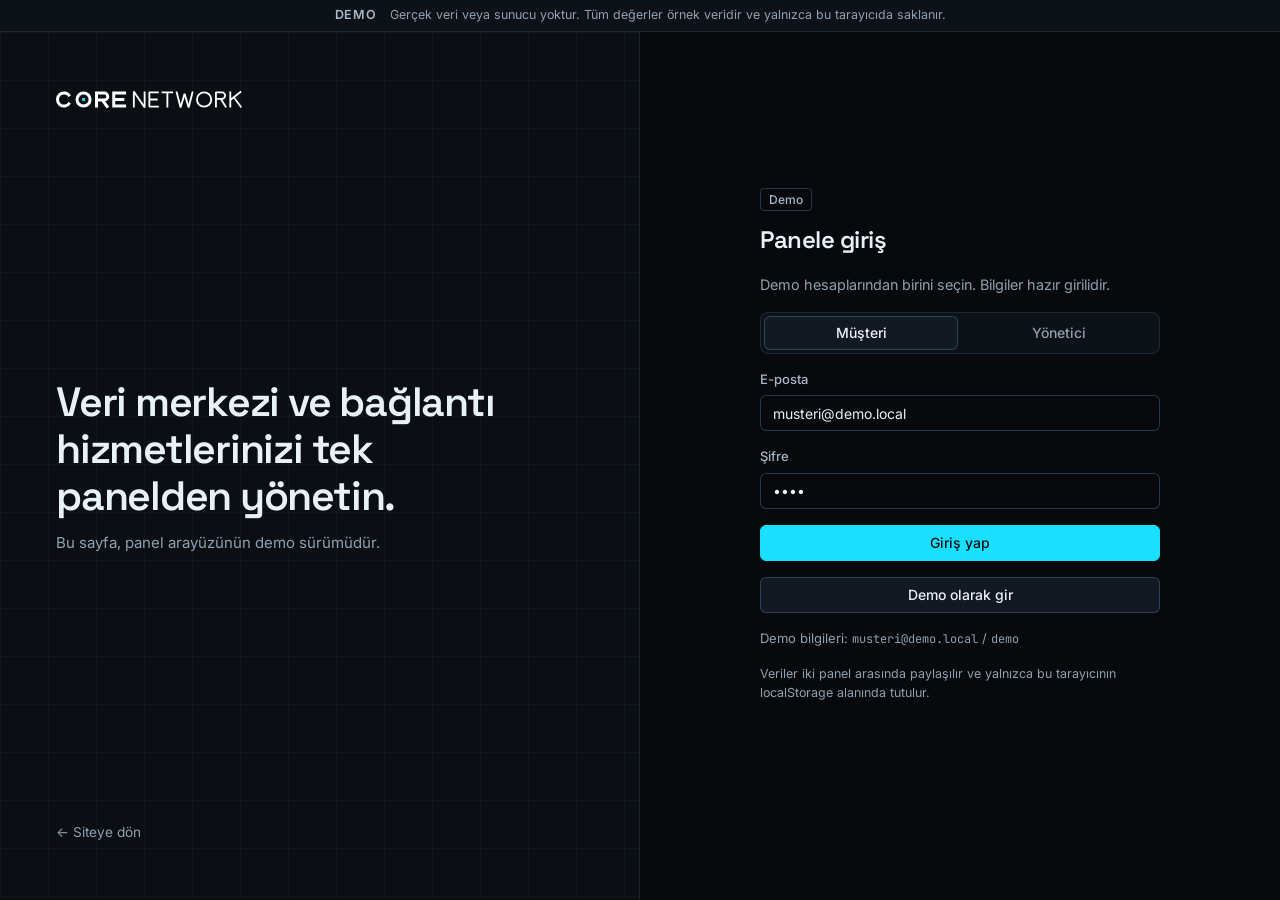
<file: giris.html>
<!DOCTYPE html>
<html lang="tr">
<head>
  <meta charset="utf-8">
  <meta name="viewport" content="width=device-width, initial-scale=1, viewport-fit=cover">
  <title>Demo Giriş | CORENETWORK</title>
  <meta name="description" content="CORENETWORK müşteri ve yönetim paneli demo girişi. Gerçek hesap veya sunucu yoktur.">
  <meta name="robots" content="noindex">
  <meta name="theme-color" content="#07090c">
  <meta name="color-scheme" content="dark">
  <link rel="icon" href="assets/favicon.svg" type="image/svg+xml">
  <link rel="icon" type="image/png" sizes="32x32" href="assets/favicon-32.png">
  <link rel="preconnect" href="https://fonts.googleapis.com">
  <link rel="preconnect" href="https://fonts.gstatic.com" crossorigin>
  <link href="https://fonts.googleapis.com/css2?family=Inter:wght@400;500;600&family=JetBrains+Mono:wght@400;500&family=Space+Grotesk:wght@400;500;600;700&display=swap" rel="stylesheet">
  <link rel="stylesheet" href="css/style.css">
  <link rel="stylesheet" href="css/panel.css">
</head>
<body class="panel-body">
  <a class="skip" href="#main">İçeriğe geç</a>
  <div class="demo-strip" role="note"><strong>DEMO</strong><span>Gerçek veri veya sunucu yoktur. Tüm değerler örnek veridir ve yalnızca bu tarayıcıda saklanır.</span></div>
  <div class="login-split">
    <section class="login-brand" aria-label="CORENETWORK">
      <a class="brand" href="index.html" aria-label="CORENETWORK ana sayfa"><img src="assets/logo.svg" alt="CORENETWORK" width="190" height="23"></a>
      <div class="login-brand-text">
        <p class="login-claim">Veri merkezi ve bağlantı hizmetlerinizi tek panelden yönetin.</p>
        <p class="login-sub">Bu sayfa, panel arayüzünün demo sürümüdür.</p>
      </div>
      <a class="back-link" href="index.html">← Siteye dön</a>
    </section>
    <main id="main" class="login-main" tabindex="-1">
      <div class="login-card">
        <p class="env-chip">Demo</p>
        <h1 class="login-title">Panele giriş</h1>
        <p class="view-desc">Demo hesaplarından birini seçin. Bilgiler hazır girilidir.</p>
        <div class="tabs" role="tablist" aria-label="Hesap türü">
          <button class="tab" id="tab-customer" type="button" role="tab" aria-selected="true" aria-controls="panel-customer" data-tab="customer">Müşteri</button>
          <button class="tab" id="tab-admin" type="button" role="tab" aria-selected="false" aria-controls="panel-admin" data-tab="admin" tabindex="-1">Yönetici</button>
        </div>
        <form class="login-form" data-role="customer" id="panel-customer" role="tabpanel" aria-labelledby="tab-customer" novalidate>
          <div class="field"><label for="customer-email">E-posta</label><input id="customer-email" type="email" name="email" autocomplete="username" value="musteri@demo.local"></div>
          <div class="field"><label for="customer-pass">Şifre</label><input id="customer-pass" type="password" name="password" autocomplete="current-password" value="demo"></div>
          <p class="err" role="alert"></p>
          <button class="btn btn-primary btn-block" type="submit">Giriş yap</button>
          <button class="btn btn-ghost btn-block" type="button" data-quick="customer">Demo olarak gir</button>
          <p class="hint-line">Demo bilgileri: <span class="mono">musteri@demo.local</span> / <span class="mono">demo</span></p>
        </form>
        <form class="login-form" data-role="admin" id="panel-admin" role="tabpanel" aria-labelledby="tab-admin" novalidate hidden>
          <div class="field"><label for="admin-email">E-posta</label><input id="admin-email" type="email" name="email" autocomplete="username" value="yonetici@demo.local"></div>
          <div class="field"><label for="admin-pass">Şifre</label><input id="admin-pass" type="password" name="password" autocomplete="current-password" value="demo"></div>
          <p class="err" role="alert"></p>
          <button class="btn btn-primary btn-block" type="submit">Giriş yap</button>
          <button class="btn btn-ghost btn-block" type="button" data-quick="admin">Demo olarak gir</button>
          <p class="hint-line">Demo bilgileri: <span class="mono">yonetici@demo.local</span> / <span class="mono">demo</span></p>
        </form>
        <p class="login-note">Veriler iki panel arasında paylaşılır ve yalnızca bu tarayıcının localStorage alanında tutulur.</p>
      </div>
    </main>
  </div>
  <script type="module" src="js/panel-login.js"></script>
</body>
</html>
</file>
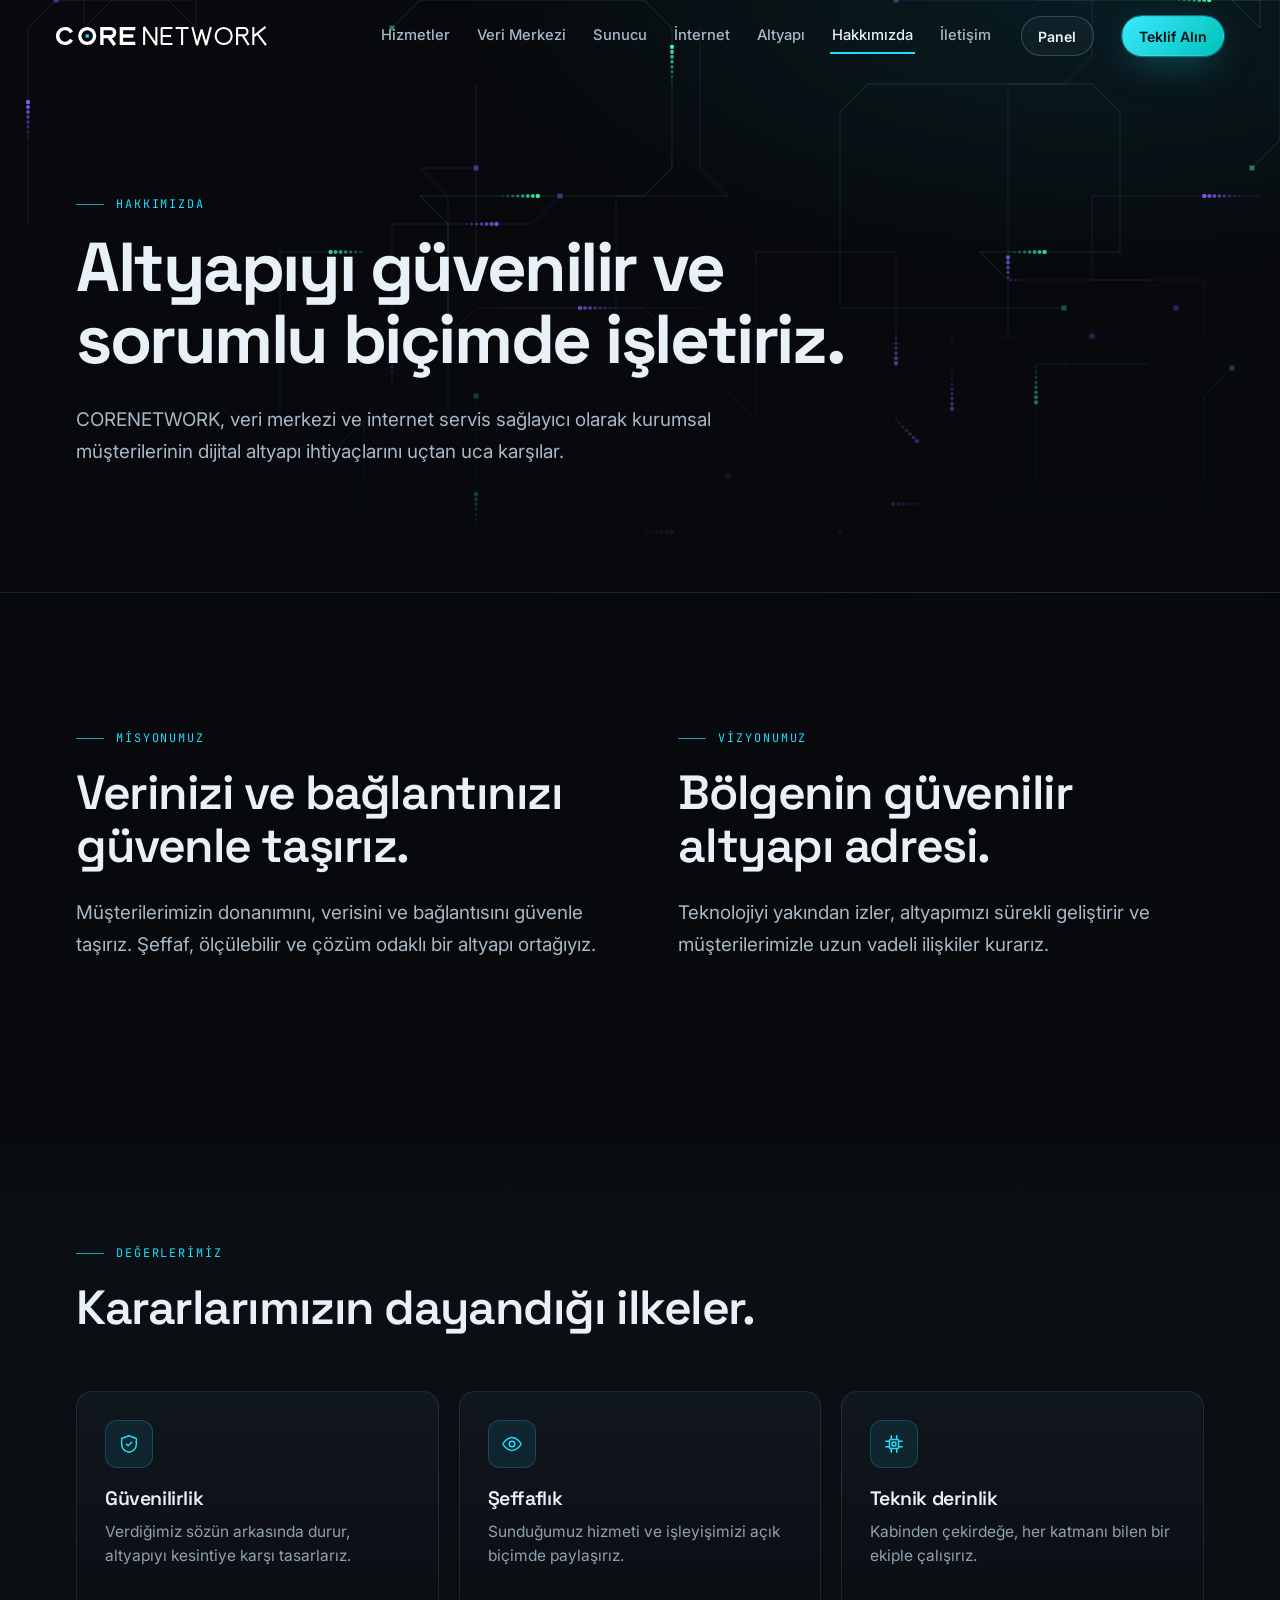
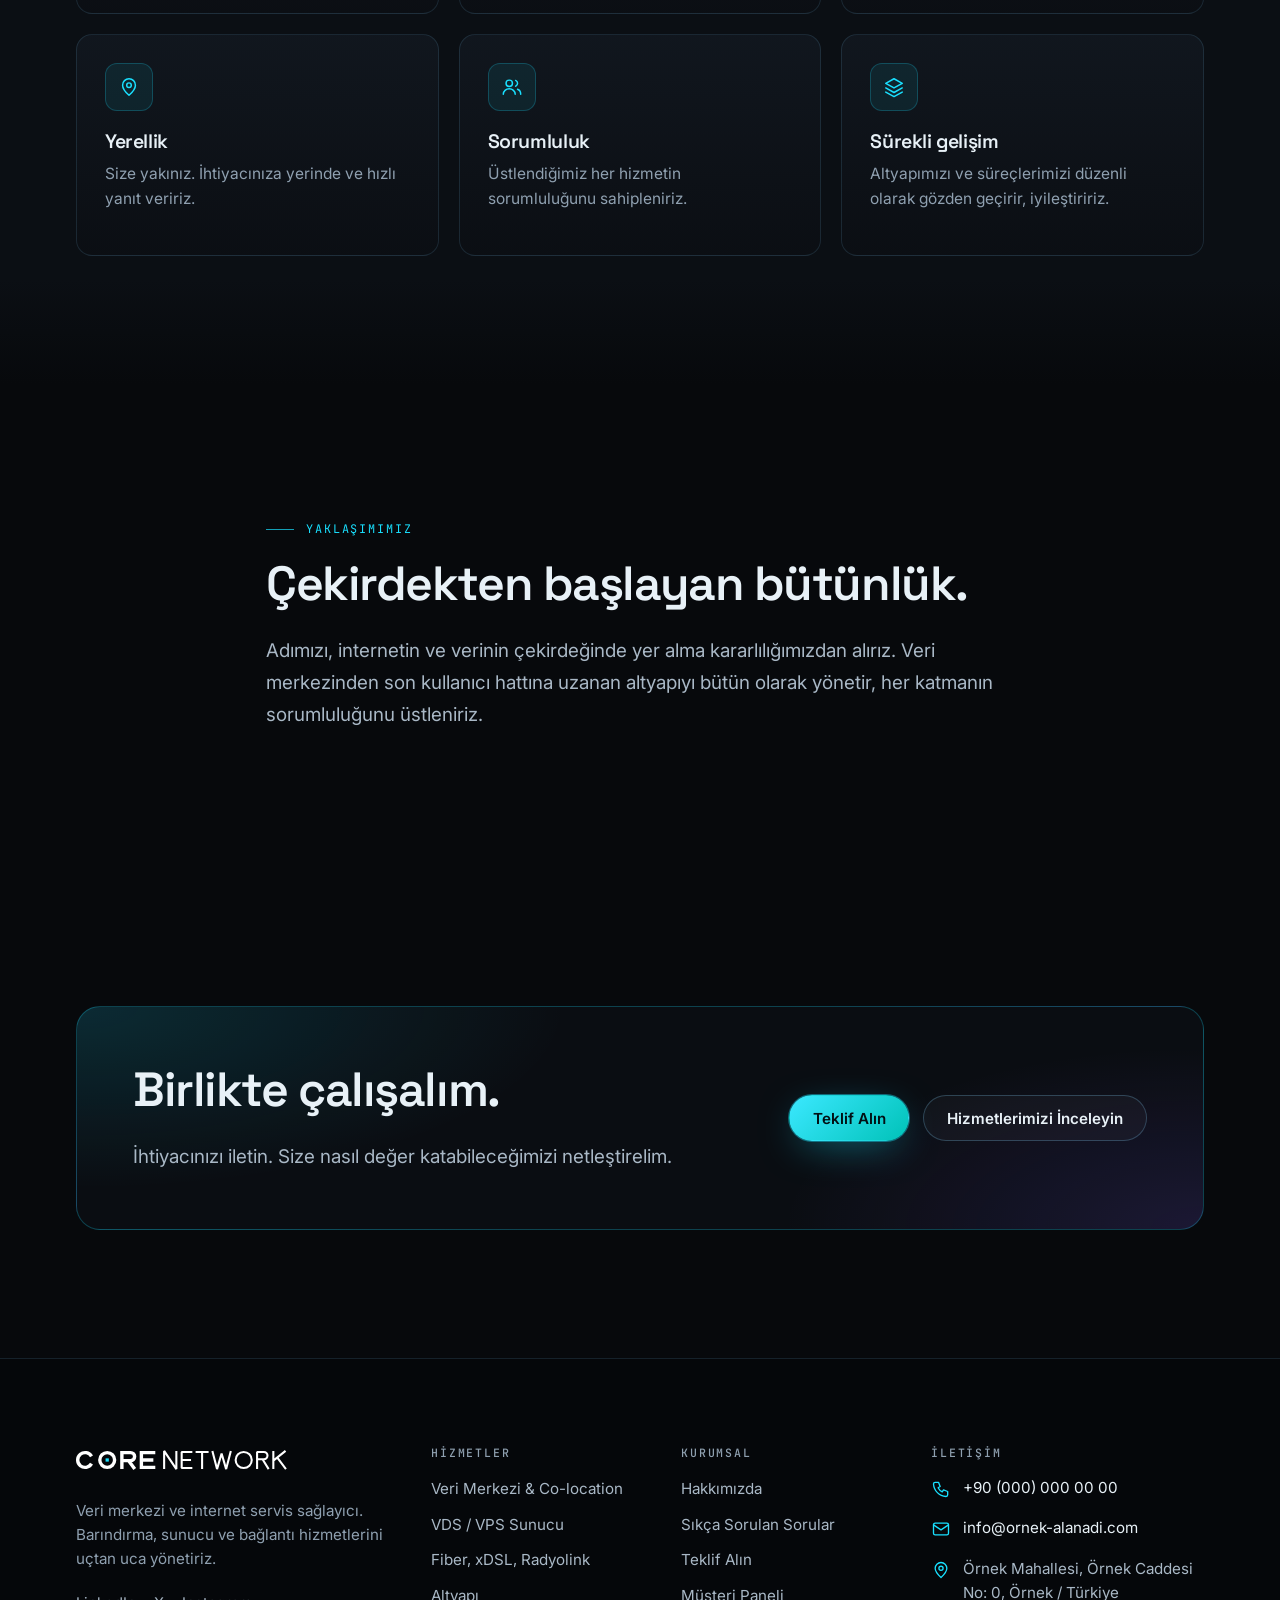
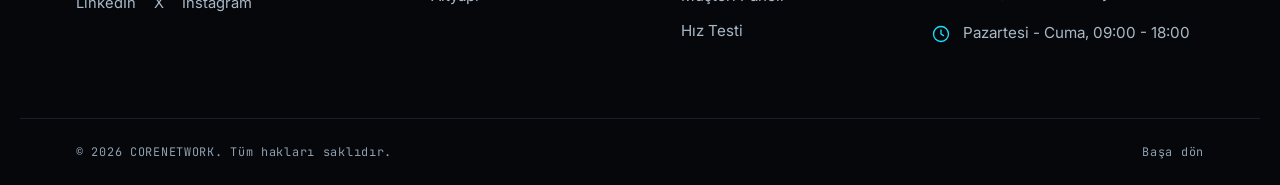
<file: hakkimizda.html>
<!DOCTYPE html>
<html lang="tr" class="no-js">
<head>
  <meta charset="utf-8">
  <meta name="viewport" content="width=device-width, initial-scale=1, viewport-fit=cover">
  <title>Hakkımızda | CORENETWORK</title>
  <meta name="description" content="CORENETWORK hakkında: veri merkezi ve internet servis sağlayıcı olarak misyonumuz, vizyonumuz ve değerlerimiz.">
  <meta name="theme-color" content="#07090c">
  <meta name="color-scheme" content="dark">
  <link rel="canonical" href="https://ta1rjv.github.io/corenetwork/hakkimizda.html">
  <meta property="og:type" content="website">
  <meta property="og:locale" content="tr_TR">
  <meta property="og:site_name" content="CORENETWORK">
  <meta property="og:title" content="Hakkımızda | CORENETWORK">
  <meta property="og:description" content="CORENETWORK hakkında: veri merkezi ve internet servis sağlayıcı olarak misyonumuz, vizyonumuz ve değerlerimiz.">
  <meta property="og:url" content="https://ta1rjv.github.io/corenetwork/hakkimizda.html">
  <meta property="og:image" content="https://ta1rjv.github.io/corenetwork/assets/og.png">
  <meta name="twitter:card" content="summary_large_image">
  <meta name="twitter:title" content="Hakkımızda | CORENETWORK">
  <meta name="twitter:description" content="CORENETWORK hakkında: veri merkezi ve internet servis sağlayıcı olarak misyonumuz, vizyonumuz ve değerlerimiz.">
  <meta name="twitter:image" content="https://ta1rjv.github.io/corenetwork/assets/og.png">
  <link rel="icon" href="assets/favicon.svg" type="image/svg+xml">
  <link rel="icon" type="image/png" sizes="32x32" href="assets/favicon-32.png">
  <link rel="preconnect" href="https://fonts.googleapis.com">
  <link rel="preconnect" href="https://fonts.gstatic.com" crossorigin>
  <link href="https://fonts.googleapis.com/css2?family=Inter:wght@400;500;600&family=JetBrains+Mono:wght@400;500&family=Space+Grotesk:wght@400;500;600;700&display=swap" rel="stylesheet">
  <link rel="stylesheet" href="css/style.css">
  <script>
    // Switch the no-js class early; fall back to the static layout if the app never boots.
    document.documentElement.className = document.documentElement.className.replace('no-js', 'js');
    setTimeout(function () {
      if (!window.__booted) document.documentElement.classList.add('static', 'ready');
    }, 4000);
  </script>
</head>
<body class="page-inner" id="top">
  <a class="skip" href="#main">İçeriğe geç</a>
  <svg width="0" height="0" style="position:absolute" aria-hidden="true" focusable="false"><defs><symbol id="i-server" viewBox="0 0 24 24" fill="none" stroke="currentColor" stroke-width="1.6" stroke-linecap="round" stroke-linejoin="round"><rect x="3" y="4" width="18" height="6" rx="1.5"/><rect x="3" y="14" width="18" height="6" rx="1.5"/><path d="M7 7h.01M7 17h.01M11 7h6M11 17h6"/></symbol><symbol id="i-rack" viewBox="0 0 24 24" fill="none" stroke="currentColor" stroke-width="1.6" stroke-linecap="round" stroke-linejoin="round"><rect x="5" y="2.5" width="14" height="19" rx="1.5"/><path d="M5 8h14M5 13h14M8.5 5.2h.01M8.5 10.5h.01M8.5 16h.01M12 18.5h4"/></symbol><symbol id="i-cpu" viewBox="0 0 24 24" fill="none" stroke="currentColor" stroke-width="1.6" stroke-linecap="round" stroke-linejoin="round"><rect x="7" y="7" width="10" height="10" rx="1.5"/><path d="M10 10h4v4h-4zM9 3v4M15 3v4M9 17v4M15 17v4M3 9h4M3 15h4M17 9h4M17 15h4"/></symbol><symbol id="i-fiber" viewBox="0 0 24 24" fill="none" stroke="currentColor" stroke-width="1.6" stroke-linecap="round" stroke-linejoin="round"><path d="M3 12h4l2-5 3 10 3-8 2 3h4"/></symbol><symbol id="i-radio" viewBox="0 0 24 24" fill="none" stroke="currentColor" stroke-width="1.6" stroke-linecap="round" stroke-linejoin="round"><path d="M12 12v9M8 21h8M12 12l-3 9M12 12l3 9"/><circle cx="12" cy="9" r="1.5"/><path d="M8.2 5.8a5.4 5.4 0 000 6.4M15.8 5.8a5.4 5.4 0 010 6.4M5.6 3.4a9 9 0 000 11.2M18.4 3.4a9 9 0 010 11.2"/></symbol><symbol id="i-network" viewBox="0 0 24 24" fill="none" stroke="currentColor" stroke-width="1.6" stroke-linecap="round" stroke-linejoin="round"><circle cx="12" cy="5" r="2"/><circle cx="5" cy="19" r="2"/><circle cx="19" cy="19" r="2"/><path d="M12 7v5M12 12l-6 5M12 12l6 5"/></symbol><symbol id="i-shield" viewBox="0 0 24 24" fill="none" stroke="currentColor" stroke-width="1.6" stroke-linecap="round" stroke-linejoin="round"><path d="M12 3l8 3v6c0 5-3.5 8-8 9-4.5-1-8-4-8-9V6z"/><path d="M9 12l2 2 4-4"/></symbol><symbol id="i-bolt" viewBox="0 0 24 24" fill="none" stroke="currentColor" stroke-width="1.6" stroke-linecap="round" stroke-linejoin="round"><path d="M13 2L5 14h6l-1 8 8-12h-6z"/></symbol><symbol id="i-snow" viewBox="0 0 24 24" fill="none" stroke="currentColor" stroke-width="1.6" stroke-linecap="round" stroke-linejoin="round"><path d="M12 2v20M4.5 6.5l15 11M19.5 6.5l-15 11M9 3.5l3 2 3-2M9 20.5l3-2 3 2"/></symbol><symbol id="i-terminal" viewBox="0 0 24 24" fill="none" stroke="currentColor" stroke-width="1.6" stroke-linecap="round" stroke-linejoin="round"><rect x="3" y="4" width="18" height="16" rx="2"/><path d="M7 9l3 3-3 3M12 15h5"/></symbol><symbol id="i-link" viewBox="0 0 24 24" fill="none" stroke="currentColor" stroke-width="1.6" stroke-linecap="round" stroke-linejoin="round"><path d="M10 14a4 4 0 005.7 0l3-3a4 4 0 00-5.7-5.7l-1 1"/><path d="M14 10a4 4 0 00-5.7 0l-3 3a4 4 0 005.7 5.7l1-1"/></symbol><symbol id="i-lock" viewBox="0 0 24 24" fill="none" stroke="currentColor" stroke-width="1.6" stroke-linecap="round" stroke-linejoin="round"><rect x="5" y="11" width="14" height="10" rx="2"/><path d="M8 11V8a4 4 0 018 0v3"/></symbol><symbol id="i-clock" viewBox="0 0 24 24" fill="none" stroke="currentColor" stroke-width="1.6" stroke-linecap="round" stroke-linejoin="round"><circle cx="12" cy="12" r="9"/><path d="M12 7v5l3 2"/></symbol><symbol id="i-pin" viewBox="0 0 24 24" fill="none" stroke="currentColor" stroke-width="1.6" stroke-linecap="round" stroke-linejoin="round"><path d="M12 21s7-6.2 7-11a7 7 0 10-14 0c0 4.8 7 11 7 11z"/><circle cx="12" cy="10" r="2.5"/></symbol><symbol id="i-phone" viewBox="0 0 24 24" fill="none" stroke="currentColor" stroke-width="1.6" stroke-linecap="round" stroke-linejoin="round"><path d="M5 4h4l2 5-2.5 1.5a11 11 0 005 5L15 13l5 2v4a2 2 0 01-2 2A16 16 0 013 6a2 2 0 012-2z"/></symbol><symbol id="i-mail" viewBox="0 0 24 24" fill="none" stroke="currentColor" stroke-width="1.6" stroke-linecap="round" stroke-linejoin="round"><rect x="3" y="5" width="18" height="14" rx="2"/><path d="M3 7l9 6 9-6"/></symbol><symbol id="i-arrow" viewBox="0 0 24 24" fill="none" stroke="currentColor" stroke-width="1.6" stroke-linecap="round" stroke-linejoin="round"><path d="M5 12h14M13 6l6 6-6 6"/></symbol><symbol id="i-check" viewBox="0 0 24 24" fill="none" stroke="currentColor" stroke-width="1.6" stroke-linecap="round" stroke-linejoin="round"><path d="M5 12.5l4.5 4.5L19 7.5"/></symbol><symbol id="i-globe" viewBox="0 0 24 24" fill="none" stroke="currentColor" stroke-width="1.6" stroke-linecap="round" stroke-linejoin="round"><circle cx="12" cy="12" r="9"/><path d="M3 12h18M12 3c3 3 3 15 0 18M12 3c-3 3-3 15 0 18"/></symbol><symbol id="i-db" viewBox="0 0 24 24" fill="none" stroke="currentColor" stroke-width="1.6" stroke-linecap="round" stroke-linejoin="round"><ellipse cx="12" cy="6" rx="8" ry="3"/><path d="M4 6v12c0 1.7 3.6 3 8 3s8-1.3 8-3V6M4 12c0 1.7 3.6 3 8 3s8-1.3 8-3"/></symbol><symbol id="i-panel" viewBox="0 0 24 24" fill="none" stroke="currentColor" stroke-width="1.6" stroke-linecap="round" stroke-linejoin="round"><rect x="3" y="4" width="18" height="14" rx="2"/><path d="M8 21h8M12 18v3M7 14l3-3 3 2 4-5"/></symbol><symbol id="i-eye" viewBox="0 0 24 24" fill="none" stroke="currentColor" stroke-width="1.6" stroke-linecap="round" stroke-linejoin="round"><path d="M2 12s4-7 10-7 10 7 10 7-4 7-10 7S2 12 2 12z"/><circle cx="12" cy="12" r="3"/></symbol><symbol id="i-users" viewBox="0 0 24 24" fill="none" stroke="currentColor" stroke-width="1.6" stroke-linecap="round" stroke-linejoin="round"><circle cx="9" cy="8" r="3.5"/><path d="M2.5 20c0-3.6 3-6 6.5-6s6.5 2.4 6.5 6M16 4.8a3.5 3.5 0 010 6.4M18 14.4c2 .7 3.5 2.6 3.5 5.6"/></symbol><symbol id="i-layers" viewBox="0 0 24 24" fill="none" stroke="currentColor" stroke-width="1.6" stroke-linecap="round" stroke-linejoin="round"><path d="M12 3l9 5-9 5-9-5zM3 13l9 5 9-5M3 17.5l9 5 9-5" /></symbol><symbol id="i-wifi" viewBox="0 0 24 24" fill="none" stroke="currentColor" stroke-width="1.6" stroke-linecap="round" stroke-linejoin="round"><path d="M2 9a15 15 0 0120 0M5 12.5a10.5 10.5 0 0114 0M8.5 16a5.5 5.5 0 017 0"/><circle cx="12" cy="19" r="1"/></symbol><symbol id="i-home" viewBox="0 0 24 24" fill="none" stroke="currentColor" stroke-width="1.6" stroke-linecap="round" stroke-linejoin="round"><path d="M3 11l9-8 9 8M5 10v10h14V10M10 20v-6h4v6"/></symbol><symbol id="i-building" viewBox="0 0 24 24" fill="none" stroke="currentColor" stroke-width="1.6" stroke-linecap="round" stroke-linejoin="round"><rect x="5" y="3" width="14" height="18" rx="1.5"/><path d="M9 7h2M13 7h2M9 11h2M13 11h2M9 15h2M13 15h2M10 21v-3h4v3"/></symbol></defs></svg>
  
  <header class="site-header">
  <div class="header-in">
    <a class="brand" href="index.html" aria-label="CORENETWORK ana sayfa"><svg class="logo" viewBox="0 0 324 40" role="img" aria-label="CORENETWORK" focusable="false">
<g class="lg-core" fill="none" stroke="currentColor" stroke-width="5.2" stroke-linejoin="miter"><path d="M23.87 14.3A11.4 11.4 0 1 0 23.87 25.7"/><circle cx="48" cy="20" r="11.4"/><path d="M70.6 34V8.6H84A6.2 6.2 0 0 1 84 21H70.6M81 21L90.4 34"/><path d="M122 8.6H100.6V31.4H122M100.6 20H119"/></g>
<rect x="45.5" y="17.5" width="5" height="5" fill="#19e0ff"/>
<g class="lg-net" fill="none" stroke="currentColor" stroke-width="3.2" stroke-linejoin="bevel"><path d="M135.6 34V6L154.4 34V6"/><path d="M179 7.6H162.6V32.4H179M162.6 20H177"/><path d="M184 7.6H204M194 7.6V34"/><path d="M209.8 6L217 34L224 10L231 34L238.2 6"/><circle cx="258" cy="20" r="12.4"/><path d="M278.6 34V7.6H289A5.6 5.6 0 0 1 289 18.8H278.6M287 18.8L296.4 34"/><path d="M303.6 34V6M322.4 6L303.6 21M310 16.6L323 34"/></g>
</svg></a>
    <nav id="site-nav" class="nav" aria-label="Ana menü">
      <ul><li><a href="hizmetler.html">Hizmetler</a></li><li><a href="veri-merkezi.html">Veri Merkezi</a></li><li><a href="sunucu.html">Sunucu</a></li><li><a href="internet.html">İnternet</a></li><li><a href="altyapi.html">Altyapı</a></li><li><a href="hakkimizda.html" aria-current="page">Hakkımızda</a></li><li><a href="iletisim.html">İletişim</a></li></ul>
      <a class="btn btn-ghost btn-sm nav-cta" href="giris.html" data-cfg-href="panelUrl">Panel</a>
      <a class="btn btn-primary btn-sm nav-cta" href="iletisim.html#teklif">Teklif Alın</a>
    </nav>
    <button class="nav-toggle" type="button" aria-expanded="false" aria-controls="site-nav" aria-label="Menüyü aç"><span></span><span></span><span></span></button>
  </div>
</header>
  <main id="main" tabindex="-1">

<section class="page-hero" aria-labelledby="page-title">
  <canvas class="accent" data-accent="violet" aria-hidden="true"></canvas>
  <div class="wrap page-hero-in">
    <p class="eyebrow mono">Hakkımızda</p>
    <h1 id="page-title" class="h1">Altyapıyı güvenilir ve sorumlu biçimde işletiriz.</h1>
    <p class="lead">CORENETWORK, veri merkezi ve internet servis sağlayıcı olarak kurumsal müşterilerinin dijital altyapı ihtiyaçlarını uçtan uca karşılar.</p>
    
  </div>
</section>
<section class="section" aria-labelledby="mis-title">
  <div class="wrap split">
    <div class="reveal">
      <p class="eyebrow mono">Misyonumuz</p>
      <h2 id="mis-title" class="h2">Verinizi ve bağlantınızı güvenle taşırız.</h2>
      <p class="lead">Müşterilerimizin donanımını, verisini ve bağlantısını güvenle taşırız. Şeffaf, ölçülebilir ve çözüm odaklı bir altyapı ortağıyız.</p>
    </div>
    <div class="reveal">
      <p class="eyebrow mono">Vizyonumuz</p>
      <h2 class="h2">Bölgenin güvenilir altyapı adresi.</h2>
      <p class="lead">Teknolojiyi yakından izler, altyapımızı sürekli geliştirir ve müşterilerimizle uzun vadeli ilişkiler kurarız.</p>
    </div>
  </div>
</section>
<section class="section section-alt" aria-labelledby="val-title">
  <div class="wrap">
    <header class="section-head reveal">
  <p class="eyebrow mono">Değerlerimiz</p>
  <h2 id="val-title" class="h2">Kararlarımızın dayandığı ilkeler.</h2>
</header>
    <div class="grid grid-3">
      <article class="card reveal">
  <div class="card-ico"><svg class="ico" aria-hidden="true" focusable="false"><use href="#i-shield"/></svg></div>
  <h3>Güvenilirlik</h3>
  <p>Verdiğimiz sözün arkasında durur, altyapıyı kesintiye karşı tasarlarız.</p>
</article>
      <article class="card reveal">
  <div class="card-ico"><svg class="ico" aria-hidden="true" focusable="false"><use href="#i-eye"/></svg></div>
  <h3>Şeffaflık</h3>
  <p>Sunduğumuz hizmeti ve işleyişimizi açık biçimde paylaşırız.</p>
</article>
      <article class="card reveal">
  <div class="card-ico"><svg class="ico" aria-hidden="true" focusable="false"><use href="#i-cpu"/></svg></div>
  <h3>Teknik derinlik</h3>
  <p>Kabinden çekirdeğe, her katmanı bilen bir ekiple çalışırız.</p>
</article>
      <article class="card reveal">
  <div class="card-ico"><svg class="ico" aria-hidden="true" focusable="false"><use href="#i-pin"/></svg></div>
  <h3>Yerellik</h3>
  <p>Size yakınız. İhtiyacınıza yerinde ve hızlı yanıt veririz.</p>
</article>
      <article class="card reveal">
  <div class="card-ico"><svg class="ico" aria-hidden="true" focusable="false"><use href="#i-users"/></svg></div>
  <h3>Sorumluluk</h3>
  <p>Üstlendiğimiz her hizmetin sorumluluğunu sahipleniriz.</p>
</article>
      <article class="card reveal">
  <div class="card-ico"><svg class="ico" aria-hidden="true" focusable="false"><use href="#i-layers"/></svg></div>
  <h3>Sürekli gelişim</h3>
  <p>Altyapımızı ve süreçlerimizi düzenli olarak gözden geçirir, iyileştiririz.</p>
</article>
    </div>
  </div>
</section>
<section class="section" aria-labelledby="story-title">
  <div class="wrap narrow reveal">
    <p class="eyebrow mono">Yaklaşımımız</p>
    <h2 id="story-title" class="h2">Çekirdekten başlayan bütünlük.</h2>
    <p class="lead">Adımızı, internetin ve verinin çekirdeğinde yer alma kararlılığımızdan alırız. Veri merkezinden son kullanıcı hattına uzanan altyapıyı bütün olarak yönetir, her katmanın sorumluluğunu üstleniriz.</p>
  </div>
</section>
<section class="section" aria-label="Teklif">
  <div class="wrap">
    <div class="cta-band reveal">
      <div>
        <h2 class="h2">Birlikte çalışalım.</h2>
        <p class="lead">İhtiyacınızı iletin. Size nasıl değer katabileceğimizi netleştirelim.</p>
      </div>
      <div class="cta-actions">
        <a class="btn btn-primary" href="iletisim.html#teklif">Teklif Alın</a>
        <a class="btn btn-ghost" href="hizmetler.html">Hizmetlerimizi İnceleyin</a>
      </div>
    </div>
  </div>
</section>
  </main>
  <footer class="site-footer">
  <div class="wrap footer-grid">
    <div class="footer-brand">
      <a class="brand" href="index.html" aria-label="CORENETWORK ana sayfa"><svg class="logo" viewBox="0 0 324 40" role="img" aria-label="CORENETWORK" focusable="false">
<g class="lg-core" fill="none" stroke="currentColor" stroke-width="5.2" stroke-linejoin="miter"><path d="M23.87 14.3A11.4 11.4 0 1 0 23.87 25.7"/><circle cx="48" cy="20" r="11.4"/><path d="M70.6 34V8.6H84A6.2 6.2 0 0 1 84 21H70.6M81 21L90.4 34"/><path d="M122 8.6H100.6V31.4H122M100.6 20H119"/></g>
<rect x="45.5" y="17.5" width="5" height="5" fill="#19e0ff"/>
<g class="lg-net" fill="none" stroke="currentColor" stroke-width="3.2" stroke-linejoin="bevel"><path d="M135.6 34V6L154.4 34V6"/><path d="M179 7.6H162.6V32.4H179M162.6 20H177"/><path d="M184 7.6H204M194 7.6V34"/><path d="M209.8 6L217 34L224 10L231 34L238.2 6"/><circle cx="258" cy="20" r="12.4"/><path d="M278.6 34V7.6H289A5.6 5.6 0 0 1 289 18.8H278.6M287 18.8L296.4 34"/><path d="M303.6 34V6M322.4 6L303.6 21M310 16.6L323 34"/></g>
</svg></a>
      <p>Veri merkezi ve internet servis sağlayıcı. Barındırma, sunucu ve bağlantı hizmetlerini uçtan uca yönetiriz.</p>
      <ul class="socials" data-socials>
        <li><a href="https://www.linkedin.com/company/ornek-firma" target="_blank" rel="noopener noreferrer">LinkedIn</a></li>
        <li><a href="https://x.com/ornekfirma" target="_blank" rel="noopener noreferrer">X</a></li>
        <li><a href="https://www.instagram.com/ornekfirma" target="_blank" rel="noopener noreferrer">Instagram</a></li>
      </ul>
    </div>
    <nav aria-label="Hizmetler">
      <h2 class="foot-h mono">Hizmetler</h2>
      <ul>
        <li><a href="veri-merkezi.html">Veri Merkezi &amp; Co-location</a></li>
        <li><a href="sunucu.html">VDS / VPS Sunucu</a></li>
        <li><a href="internet.html">Fiber, xDSL, Radyolink</a></li>
        <li><a href="altyapi.html">Altyapı</a></li>
      </ul>
    </nav>
    <nav aria-label="Kurumsal">
      <h2 class="foot-h mono">Kurumsal</h2>
      <ul>
        <li><a href="hakkimizda.html">Hakkımızda</a></li>
        <li><a href="sss.html">Sıkça Sorulan Sorular</a></li>
        <li><a href="iletisim.html#teklif">Teklif Alın</a></li>
        <li><a href="giris.html" data-cfg-href="panelUrl">Müşteri Paneli</a></li>
        <li><a href="https://hiztesti.ornek-alanadi.com" data-cfg-href="speedTestUrl" target="_blank" rel="noopener noreferrer">Hız Testi</a></li>
      </ul>
    </nav>
    <div>
      <h2 class="foot-h mono">İletişim</h2>
      <ul class="contact-list">
        <li><svg class="ico" aria-hidden="true" focusable="false"><use href="#i-phone"/></svg><a href="tel:+900000000000" data-cfg-href="phoneHref" data-cfg="phone">+90 (000) 000 00 00</a></li>
        <li><svg class="ico" aria-hidden="true" focusable="false"><use href="#i-mail"/></svg><a href="mailto:info@ornek-alanadi.com" data-cfg-href="emailHref" data-cfg="email">info@ornek-alanadi.com</a></li>
        <li><svg class="ico" aria-hidden="true" focusable="false"><use href="#i-pin"/></svg><span data-cfg="address">Örnek Mahallesi, Örnek Caddesi No: 0, Örnek / Türkiye</span></li>
        <li><svg class="ico" aria-hidden="true" focusable="false"><use href="#i-clock"/></svg><span data-cfg="workingHours">Pazartesi - Cuma, 09:00 - 18:00</span></li>
      </ul>
    </div>
  </div>
  <div class="wrap footer-bottom mono">
    <span>© <span data-year>2026</span> <span data-cfg="companyName">CORENETWORK</span>. Tüm hakları saklıdır.</span>
    <a href="#top" class="to-top">Başa dön</a>
  </div>
</footer>
  
  <div class="page-fade" aria-hidden="true"></div>
  <script type="module" src="js/common.js"></script>
</body>
</html>
</file>
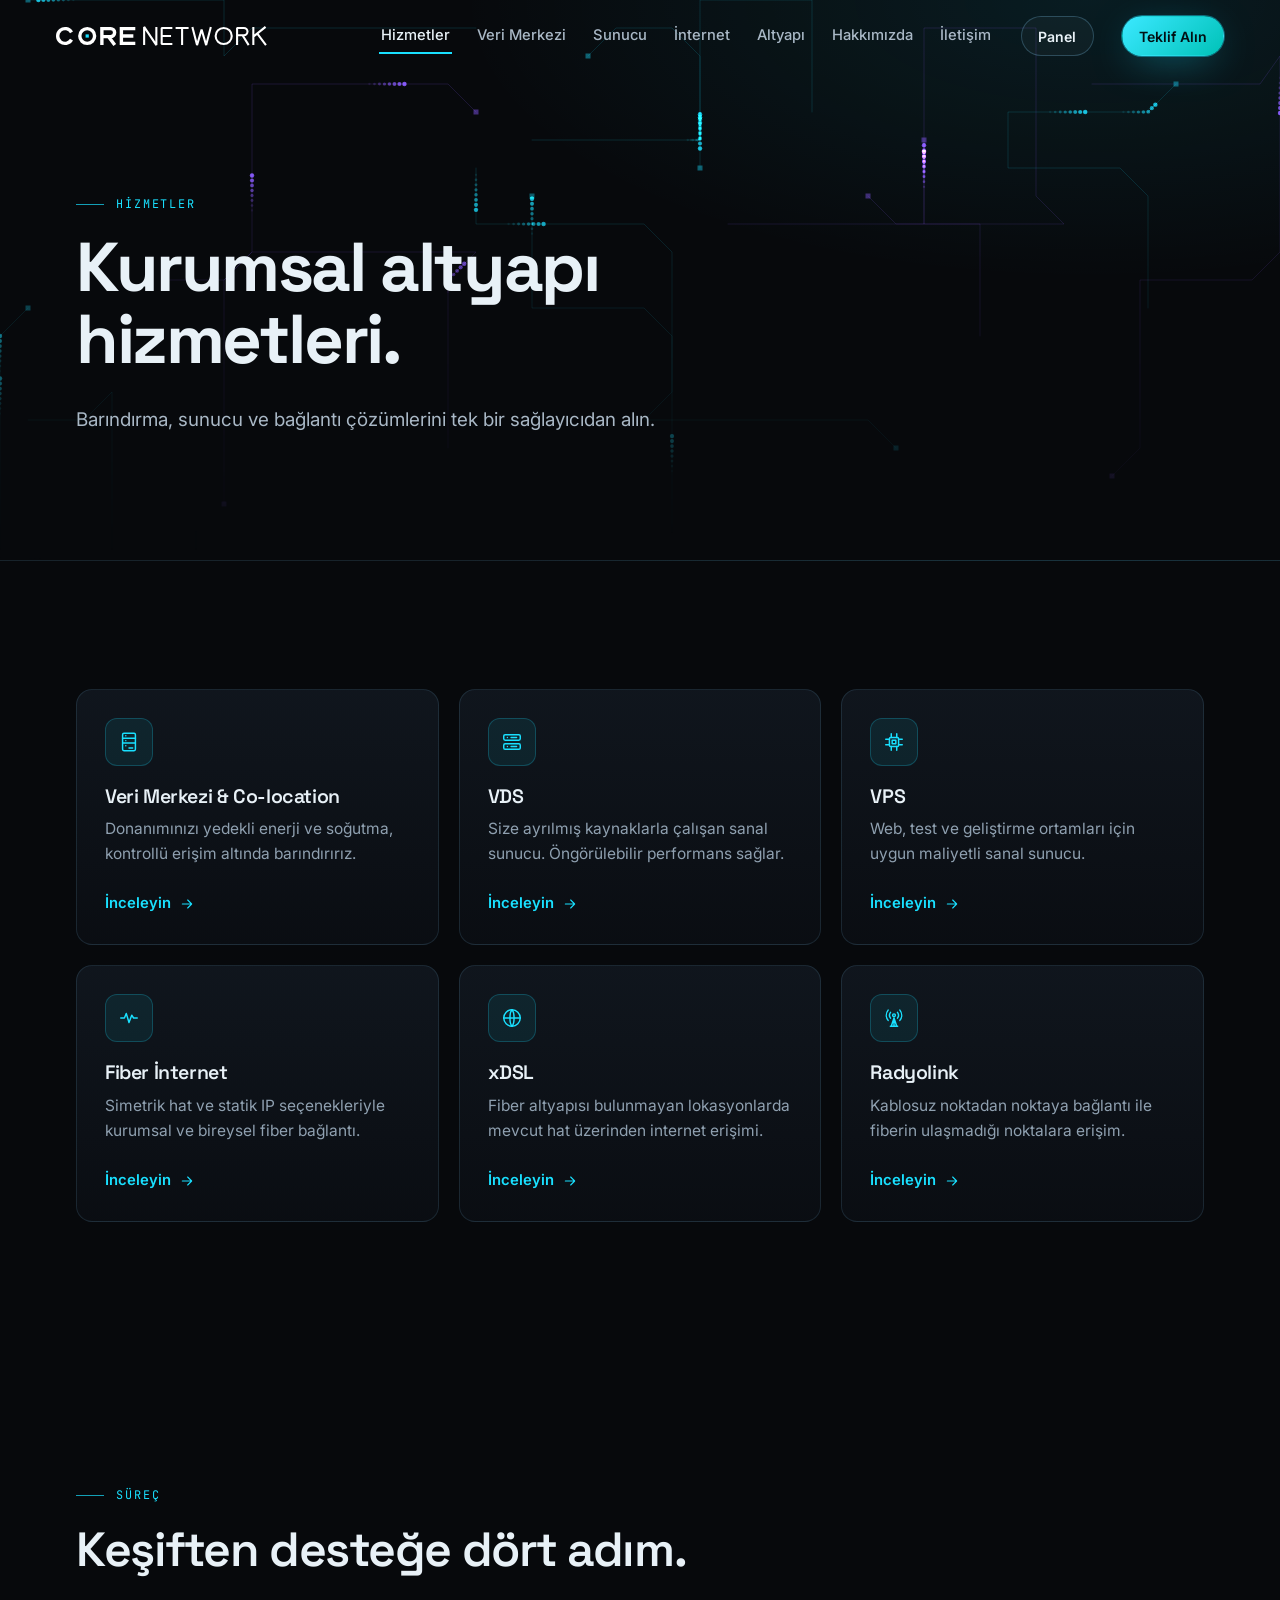
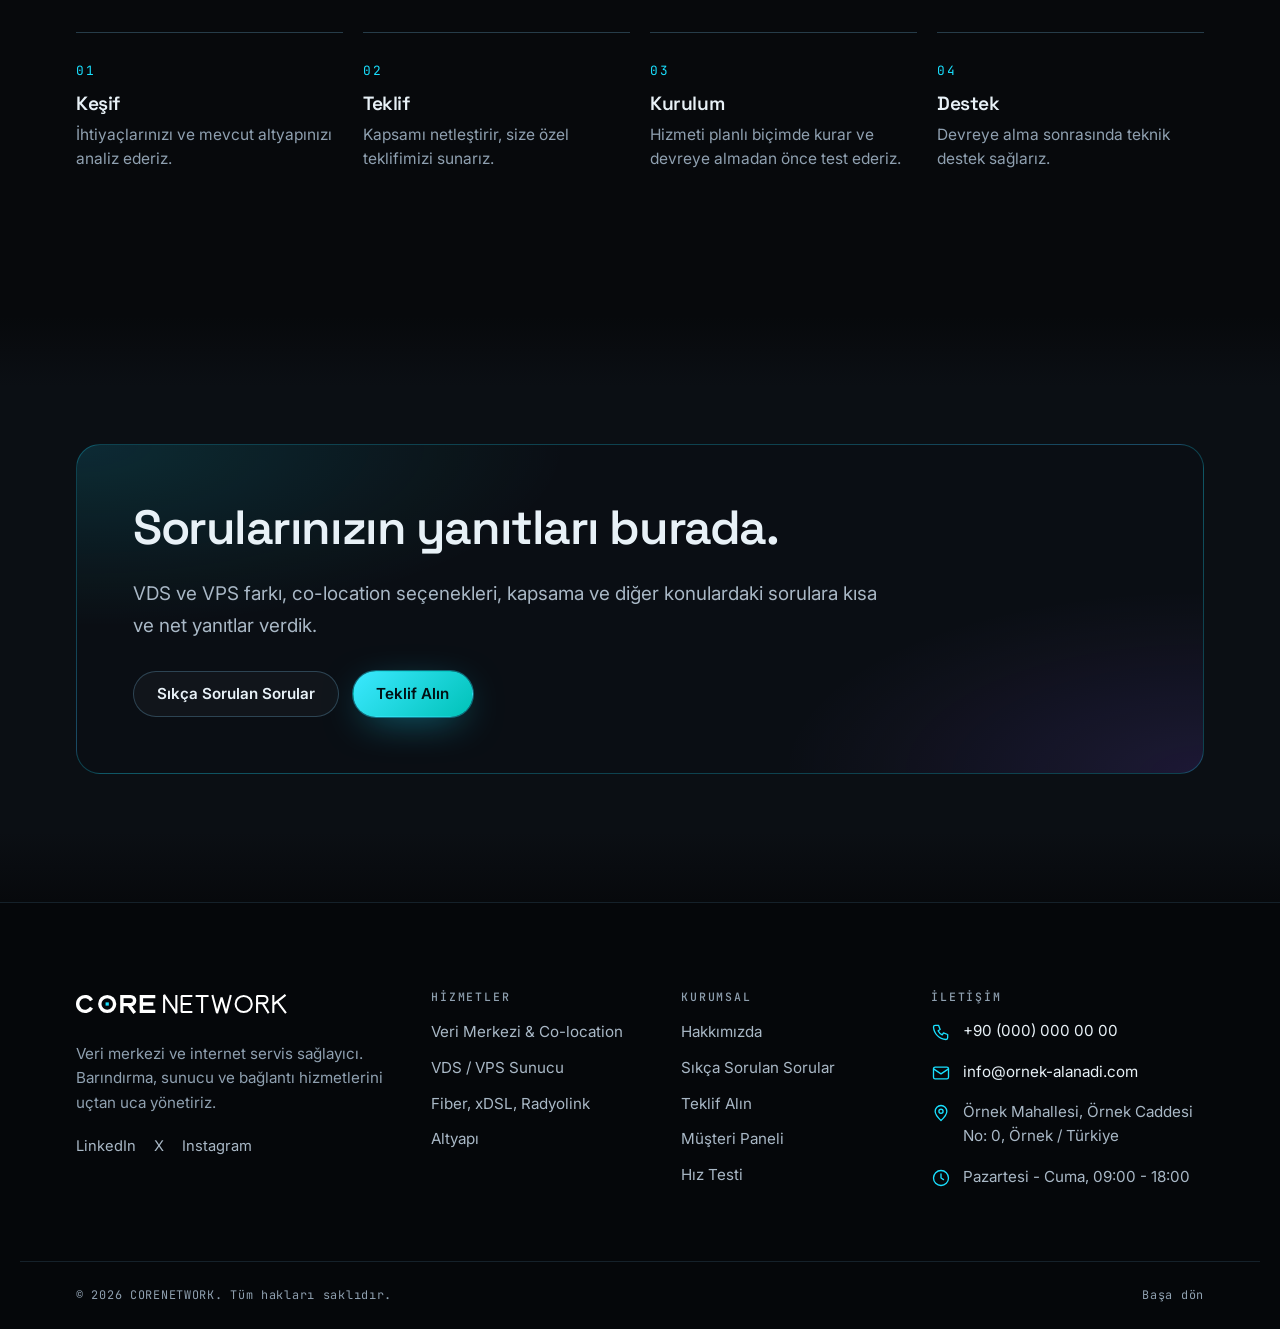
<file: hizmetler.html>
<!DOCTYPE html>
<html lang="tr" class="no-js">
<head>
  <meta charset="utf-8">
  <meta name="viewport" content="width=device-width, initial-scale=1, viewport-fit=cover">
  <title>Hizmetler | CORENETWORK</title>
  <meta name="description" content="CORENETWORK hizmetleri: veri merkezi ve co-location, VDS, VPS, fiber, xDSL ve radyolink internet çözümleri.">
  <meta name="theme-color" content="#07090c">
  <meta name="color-scheme" content="dark">
  <link rel="canonical" href="https://ta1rjv.github.io/corenetwork/hizmetler.html">
  <meta property="og:type" content="website">
  <meta property="og:locale" content="tr_TR">
  <meta property="og:site_name" content="CORENETWORK">
  <meta property="og:title" content="Hizmetler | CORENETWORK">
  <meta property="og:description" content="CORENETWORK hizmetleri: veri merkezi ve co-location, VDS, VPS, fiber, xDSL ve radyolink internet çözümleri.">
  <meta property="og:url" content="https://ta1rjv.github.io/corenetwork/hizmetler.html">
  <meta property="og:image" content="https://ta1rjv.github.io/corenetwork/assets/og.png">
  <meta name="twitter:card" content="summary_large_image">
  <meta name="twitter:title" content="Hizmetler | CORENETWORK">
  <meta name="twitter:description" content="CORENETWORK hizmetleri: veri merkezi ve co-location, VDS, VPS, fiber, xDSL ve radyolink internet çözümleri.">
  <meta name="twitter:image" content="https://ta1rjv.github.io/corenetwork/assets/og.png">
  <link rel="icon" href="assets/favicon.svg" type="image/svg+xml">
  <link rel="icon" type="image/png" sizes="32x32" href="assets/favicon-32.png">
  <link rel="preconnect" href="https://fonts.googleapis.com">
  <link rel="preconnect" href="https://fonts.gstatic.com" crossorigin>
  <link href="https://fonts.googleapis.com/css2?family=Inter:wght@400;500;600&family=JetBrains+Mono:wght@400;500&family=Space+Grotesk:wght@400;500;600;700&display=swap" rel="stylesheet">
  <link rel="stylesheet" href="css/style.css">
  <script>
    // Switch the no-js class early; fall back to the static layout if the app never boots.
    document.documentElement.className = document.documentElement.className.replace('no-js', 'js');
    setTimeout(function () {
      if (!window.__booted) document.documentElement.classList.add('static', 'ready');
    }, 4000);
  </script>
</head>
<body class="page-inner" id="top">
  <a class="skip" href="#main">İçeriğe geç</a>
  <svg width="0" height="0" style="position:absolute" aria-hidden="true" focusable="false"><defs><symbol id="i-server" viewBox="0 0 24 24" fill="none" stroke="currentColor" stroke-width="1.6" stroke-linecap="round" stroke-linejoin="round"><rect x="3" y="4" width="18" height="6" rx="1.5"/><rect x="3" y="14" width="18" height="6" rx="1.5"/><path d="M7 7h.01M7 17h.01M11 7h6M11 17h6"/></symbol><symbol id="i-rack" viewBox="0 0 24 24" fill="none" stroke="currentColor" stroke-width="1.6" stroke-linecap="round" stroke-linejoin="round"><rect x="5" y="2.5" width="14" height="19" rx="1.5"/><path d="M5 8h14M5 13h14M8.5 5.2h.01M8.5 10.5h.01M8.5 16h.01M12 18.5h4"/></symbol><symbol id="i-cpu" viewBox="0 0 24 24" fill="none" stroke="currentColor" stroke-width="1.6" stroke-linecap="round" stroke-linejoin="round"><rect x="7" y="7" width="10" height="10" rx="1.5"/><path d="M10 10h4v4h-4zM9 3v4M15 3v4M9 17v4M15 17v4M3 9h4M3 15h4M17 9h4M17 15h4"/></symbol><symbol id="i-fiber" viewBox="0 0 24 24" fill="none" stroke="currentColor" stroke-width="1.6" stroke-linecap="round" stroke-linejoin="round"><path d="M3 12h4l2-5 3 10 3-8 2 3h4"/></symbol><symbol id="i-radio" viewBox="0 0 24 24" fill="none" stroke="currentColor" stroke-width="1.6" stroke-linecap="round" stroke-linejoin="round"><path d="M12 12v9M8 21h8M12 12l-3 9M12 12l3 9"/><circle cx="12" cy="9" r="1.5"/><path d="M8.2 5.8a5.4 5.4 0 000 6.4M15.8 5.8a5.4 5.4 0 010 6.4M5.6 3.4a9 9 0 000 11.2M18.4 3.4a9 9 0 010 11.2"/></symbol><symbol id="i-network" viewBox="0 0 24 24" fill="none" stroke="currentColor" stroke-width="1.6" stroke-linecap="round" stroke-linejoin="round"><circle cx="12" cy="5" r="2"/><circle cx="5" cy="19" r="2"/><circle cx="19" cy="19" r="2"/><path d="M12 7v5M12 12l-6 5M12 12l6 5"/></symbol><symbol id="i-shield" viewBox="0 0 24 24" fill="none" stroke="currentColor" stroke-width="1.6" stroke-linecap="round" stroke-linejoin="round"><path d="M12 3l8 3v6c0 5-3.5 8-8 9-4.5-1-8-4-8-9V6z"/><path d="M9 12l2 2 4-4"/></symbol><symbol id="i-bolt" viewBox="0 0 24 24" fill="none" stroke="currentColor" stroke-width="1.6" stroke-linecap="round" stroke-linejoin="round"><path d="M13 2L5 14h6l-1 8 8-12h-6z"/></symbol><symbol id="i-snow" viewBox="0 0 24 24" fill="none" stroke="currentColor" stroke-width="1.6" stroke-linecap="round" stroke-linejoin="round"><path d="M12 2v20M4.5 6.5l15 11M19.5 6.5l-15 11M9 3.5l3 2 3-2M9 20.5l3-2 3 2"/></symbol><symbol id="i-terminal" viewBox="0 0 24 24" fill="none" stroke="currentColor" stroke-width="1.6" stroke-linecap="round" stroke-linejoin="round"><rect x="3" y="4" width="18" height="16" rx="2"/><path d="M7 9l3 3-3 3M12 15h5"/></symbol><symbol id="i-link" viewBox="0 0 24 24" fill="none" stroke="currentColor" stroke-width="1.6" stroke-linecap="round" stroke-linejoin="round"><path d="M10 14a4 4 0 005.7 0l3-3a4 4 0 00-5.7-5.7l-1 1"/><path d="M14 10a4 4 0 00-5.7 0l-3 3a4 4 0 005.7 5.7l1-1"/></symbol><symbol id="i-lock" viewBox="0 0 24 24" fill="none" stroke="currentColor" stroke-width="1.6" stroke-linecap="round" stroke-linejoin="round"><rect x="5" y="11" width="14" height="10" rx="2"/><path d="M8 11V8a4 4 0 018 0v3"/></symbol><symbol id="i-clock" viewBox="0 0 24 24" fill="none" stroke="currentColor" stroke-width="1.6" stroke-linecap="round" stroke-linejoin="round"><circle cx="12" cy="12" r="9"/><path d="M12 7v5l3 2"/></symbol><symbol id="i-pin" viewBox="0 0 24 24" fill="none" stroke="currentColor" stroke-width="1.6" stroke-linecap="round" stroke-linejoin="round"><path d="M12 21s7-6.2 7-11a7 7 0 10-14 0c0 4.8 7 11 7 11z"/><circle cx="12" cy="10" r="2.5"/></symbol><symbol id="i-phone" viewBox="0 0 24 24" fill="none" stroke="currentColor" stroke-width="1.6" stroke-linecap="round" stroke-linejoin="round"><path d="M5 4h4l2 5-2.5 1.5a11 11 0 005 5L15 13l5 2v4a2 2 0 01-2 2A16 16 0 013 6a2 2 0 012-2z"/></symbol><symbol id="i-mail" viewBox="0 0 24 24" fill="none" stroke="currentColor" stroke-width="1.6" stroke-linecap="round" stroke-linejoin="round"><rect x="3" y="5" width="18" height="14" rx="2"/><path d="M3 7l9 6 9-6"/></symbol><symbol id="i-arrow" viewBox="0 0 24 24" fill="none" stroke="currentColor" stroke-width="1.6" stroke-linecap="round" stroke-linejoin="round"><path d="M5 12h14M13 6l6 6-6 6"/></symbol><symbol id="i-check" viewBox="0 0 24 24" fill="none" stroke="currentColor" stroke-width="1.6" stroke-linecap="round" stroke-linejoin="round"><path d="M5 12.5l4.5 4.5L19 7.5"/></symbol><symbol id="i-globe" viewBox="0 0 24 24" fill="none" stroke="currentColor" stroke-width="1.6" stroke-linecap="round" stroke-linejoin="round"><circle cx="12" cy="12" r="9"/><path d="M3 12h18M12 3c3 3 3 15 0 18M12 3c-3 3-3 15 0 18"/></symbol><symbol id="i-db" viewBox="0 0 24 24" fill="none" stroke="currentColor" stroke-width="1.6" stroke-linecap="round" stroke-linejoin="round"><ellipse cx="12" cy="6" rx="8" ry="3"/><path d="M4 6v12c0 1.7 3.6 3 8 3s8-1.3 8-3V6M4 12c0 1.7 3.6 3 8 3s8-1.3 8-3"/></symbol><symbol id="i-panel" viewBox="0 0 24 24" fill="none" stroke="currentColor" stroke-width="1.6" stroke-linecap="round" stroke-linejoin="round"><rect x="3" y="4" width="18" height="14" rx="2"/><path d="M8 21h8M12 18v3M7 14l3-3 3 2 4-5"/></symbol><symbol id="i-eye" viewBox="0 0 24 24" fill="none" stroke="currentColor" stroke-width="1.6" stroke-linecap="round" stroke-linejoin="round"><path d="M2 12s4-7 10-7 10 7 10 7-4 7-10 7S2 12 2 12z"/><circle cx="12" cy="12" r="3"/></symbol><symbol id="i-users" viewBox="0 0 24 24" fill="none" stroke="currentColor" stroke-width="1.6" stroke-linecap="round" stroke-linejoin="round"><circle cx="9" cy="8" r="3.5"/><path d="M2.5 20c0-3.6 3-6 6.5-6s6.5 2.4 6.5 6M16 4.8a3.5 3.5 0 010 6.4M18 14.4c2 .7 3.5 2.6 3.5 5.6"/></symbol><symbol id="i-layers" viewBox="0 0 24 24" fill="none" stroke="currentColor" stroke-width="1.6" stroke-linecap="round" stroke-linejoin="round"><path d="M12 3l9 5-9 5-9-5zM3 13l9 5 9-5M3 17.5l9 5 9-5" /></symbol><symbol id="i-wifi" viewBox="0 0 24 24" fill="none" stroke="currentColor" stroke-width="1.6" stroke-linecap="round" stroke-linejoin="round"><path d="M2 9a15 15 0 0120 0M5 12.5a10.5 10.5 0 0114 0M8.5 16a5.5 5.5 0 017 0"/><circle cx="12" cy="19" r="1"/></symbol><symbol id="i-home" viewBox="0 0 24 24" fill="none" stroke="currentColor" stroke-width="1.6" stroke-linecap="round" stroke-linejoin="round"><path d="M3 11l9-8 9 8M5 10v10h14V10M10 20v-6h4v6"/></symbol><symbol id="i-building" viewBox="0 0 24 24" fill="none" stroke="currentColor" stroke-width="1.6" stroke-linecap="round" stroke-linejoin="round"><rect x="5" y="3" width="14" height="18" rx="1.5"/><path d="M9 7h2M13 7h2M9 11h2M13 11h2M9 15h2M13 15h2M10 21v-3h4v3"/></symbol></defs></svg>
  
  <header class="site-header">
  <div class="header-in">
    <a class="brand" href="index.html" aria-label="CORENETWORK ana sayfa"><svg class="logo" viewBox="0 0 324 40" role="img" aria-label="CORENETWORK" focusable="false">
<g class="lg-core" fill="none" stroke="currentColor" stroke-width="5.2" stroke-linejoin="miter"><path d="M23.87 14.3A11.4 11.4 0 1 0 23.87 25.7"/><circle cx="48" cy="20" r="11.4"/><path d="M70.6 34V8.6H84A6.2 6.2 0 0 1 84 21H70.6M81 21L90.4 34"/><path d="M122 8.6H100.6V31.4H122M100.6 20H119"/></g>
<rect x="45.5" y="17.5" width="5" height="5" fill="#19e0ff"/>
<g class="lg-net" fill="none" stroke="currentColor" stroke-width="3.2" stroke-linejoin="bevel"><path d="M135.6 34V6L154.4 34V6"/><path d="M179 7.6H162.6V32.4H179M162.6 20H177"/><path d="M184 7.6H204M194 7.6V34"/><path d="M209.8 6L217 34L224 10L231 34L238.2 6"/><circle cx="258" cy="20" r="12.4"/><path d="M278.6 34V7.6H289A5.6 5.6 0 0 1 289 18.8H278.6M287 18.8L296.4 34"/><path d="M303.6 34V6M322.4 6L303.6 21M310 16.6L323 34"/></g>
</svg></a>
    <nav id="site-nav" class="nav" aria-label="Ana menü">
      <ul><li><a href="hizmetler.html" aria-current="page">Hizmetler</a></li><li><a href="veri-merkezi.html">Veri Merkezi</a></li><li><a href="sunucu.html">Sunucu</a></li><li><a href="internet.html">İnternet</a></li><li><a href="altyapi.html">Altyapı</a></li><li><a href="hakkimizda.html">Hakkımızda</a></li><li><a href="iletisim.html">İletişim</a></li></ul>
      <a class="btn btn-ghost btn-sm nav-cta" href="giris.html" data-cfg-href="panelUrl">Panel</a>
      <a class="btn btn-primary btn-sm nav-cta" href="iletisim.html#teklif">Teklif Alın</a>
    </nav>
    <button class="nav-toggle" type="button" aria-expanded="false" aria-controls="site-nav" aria-label="Menüyü aç"><span></span><span></span><span></span></button>
  </div>
</header>
  <main id="main" tabindex="-1">

<section class="page-hero" aria-labelledby="page-title">
  <canvas class="accent" data-accent="cyan" aria-hidden="true"></canvas>
  <div class="wrap page-hero-in">
    <p class="eyebrow mono">Hizmetler</p>
    <h1 id="page-title" class="h1">Kurumsal altyapı hizmetleri.</h1>
    <p class="lead">Barındırma, sunucu ve bağlantı çözümlerini tek bir sağlayıcıdan alın.</p>
    
  </div>
</section>
<section class="section" aria-label="Hizmet listesi">
  <div class="wrap">
    <div class="grid grid-3">
      <article class="card reveal">
  <div class="card-ico"><svg class="ico" aria-hidden="true" focusable="false"><use href="#i-rack"/></svg></div>
  <h3>Veri Merkezi &amp; Co-location</h3>
  <p>Donanımınızı yedekli enerji ve soğutma, kontrollü erişim altında barındırırız.</p>
  <a class="card-link" href="veri-merkezi.html">İnceleyin <svg class="ico ico-sm" aria-hidden="true" focusable="false"><use href="#i-arrow"/></svg></a>
</article>
      <article class="card reveal">
  <div class="card-ico"><svg class="ico" aria-hidden="true" focusable="false"><use href="#i-server"/></svg></div>
  <h3>VDS</h3>
  <p>Size ayrılmış kaynaklarla çalışan sanal sunucu. Öngörülebilir performans sağlar.</p>
  <a class="card-link" href="sunucu.html#vds-vps">İnceleyin <svg class="ico ico-sm" aria-hidden="true" focusable="false"><use href="#i-arrow"/></svg></a>
</article>
      <article class="card reveal">
  <div class="card-ico"><svg class="ico" aria-hidden="true" focusable="false"><use href="#i-cpu"/></svg></div>
  <h3>VPS</h3>
  <p>Web, test ve geliştirme ortamları için uygun maliyetli sanal sunucu.</p>
  <a class="card-link" href="sunucu.html#vds-vps">İnceleyin <svg class="ico ico-sm" aria-hidden="true" focusable="false"><use href="#i-arrow"/></svg></a>
</article>
      <article class="card reveal">
  <div class="card-ico"><svg class="ico" aria-hidden="true" focusable="false"><use href="#i-fiber"/></svg></div>
  <h3>Fiber İnternet</h3>
  <p>Simetrik hat ve statik IP seçenekleriyle kurumsal ve bireysel fiber bağlantı.</p>
  <a class="card-link" href="internet.html#fiber">İnceleyin <svg class="ico ico-sm" aria-hidden="true" focusable="false"><use href="#i-arrow"/></svg></a>
</article>
      <article class="card reveal">
  <div class="card-ico"><svg class="ico" aria-hidden="true" focusable="false"><use href="#i-globe"/></svg></div>
  <h3>xDSL</h3>
  <p>Fiber altyapısı bulunmayan lokasyonlarda mevcut hat üzerinden internet erişimi.</p>
  <a class="card-link" href="internet.html#xdsl">İnceleyin <svg class="ico ico-sm" aria-hidden="true" focusable="false"><use href="#i-arrow"/></svg></a>
</article>
      <article class="card reveal">
  <div class="card-ico"><svg class="ico" aria-hidden="true" focusable="false"><use href="#i-radio"/></svg></div>
  <h3>Radyolink</h3>
  <p>Kablosuz noktadan noktaya bağlantı ile fiberin ulaşmadığı noktalara erişim.</p>
  <a class="card-link" href="internet.html#radyolink">İnceleyin <svg class="ico ico-sm" aria-hidden="true" focusable="false"><use href="#i-arrow"/></svg></a>
</article>
    </div>
  </div>
</section>
<section class="section" aria-labelledby="flow-title">
  <div class="wrap">
    <header class="section-head reveal">
  <p class="eyebrow mono">Süreç</p>
  <h2 id="flow-title" class="h2">Keşiften desteğe dört adım.</h2>
</header>
    <ol class="steps">
      <li class="reveal"><span class="step-n mono">01</span><h3>Keşif</h3><p>İhtiyaçlarınızı ve mevcut altyapınızı analiz ederiz.</p></li>
      <li class="reveal"><span class="step-n mono">02</span><h3>Teklif</h3><p>Kapsamı netleştirir, size özel teklifimizi sunarız.</p></li>
      <li class="reveal"><span class="step-n mono">03</span><h3>Kurulum</h3><p>Hizmeti planlı biçimde kurar ve devreye almadan önce test ederiz.</p></li>
      <li class="reveal"><span class="step-n mono">04</span><h3>Destek</h3><p>Devreye alma sonrasında teknik destek sağlarız.</p></li>
    </ol>
  </div>
</section>
<section class="section section-alt" aria-label="Sıkça sorulan sorular">
  <div class="wrap">
    <div class="cta-band reveal">
      <div>
        <h2 class="h2">Sorularınızın yanıtları burada.</h2>
        <p class="lead">VDS ve VPS farkı, co-location seçenekleri, kapsama ve diğer konulardaki sorulara kısa ve net yanıtlar verdik.</p>
      </div>
      <div class="cta-actions">
        <a class="btn btn-ghost" href="sss.html">Sıkça Sorulan Sorular</a>
        <a class="btn btn-primary" href="iletisim.html#teklif">Teklif Alın</a>
      </div>
    </div>
  </div>
</section>
  </main>
  <footer class="site-footer">
  <div class="wrap footer-grid">
    <div class="footer-brand">
      <a class="brand" href="index.html" aria-label="CORENETWORK ana sayfa"><svg class="logo" viewBox="0 0 324 40" role="img" aria-label="CORENETWORK" focusable="false">
<g class="lg-core" fill="none" stroke="currentColor" stroke-width="5.2" stroke-linejoin="miter"><path d="M23.87 14.3A11.4 11.4 0 1 0 23.87 25.7"/><circle cx="48" cy="20" r="11.4"/><path d="M70.6 34V8.6H84A6.2 6.2 0 0 1 84 21H70.6M81 21L90.4 34"/><path d="M122 8.6H100.6V31.4H122M100.6 20H119"/></g>
<rect x="45.5" y="17.5" width="5" height="5" fill="#19e0ff"/>
<g class="lg-net" fill="none" stroke="currentColor" stroke-width="3.2" stroke-linejoin="bevel"><path d="M135.6 34V6L154.4 34V6"/><path d="M179 7.6H162.6V32.4H179M162.6 20H177"/><path d="M184 7.6H204M194 7.6V34"/><path d="M209.8 6L217 34L224 10L231 34L238.2 6"/><circle cx="258" cy="20" r="12.4"/><path d="M278.6 34V7.6H289A5.6 5.6 0 0 1 289 18.8H278.6M287 18.8L296.4 34"/><path d="M303.6 34V6M322.4 6L303.6 21M310 16.6L323 34"/></g>
</svg></a>
      <p>Veri merkezi ve internet servis sağlayıcı. Barındırma, sunucu ve bağlantı hizmetlerini uçtan uca yönetiriz.</p>
      <ul class="socials" data-socials>
        <li><a href="https://www.linkedin.com/company/ornek-firma" target="_blank" rel="noopener noreferrer">LinkedIn</a></li>
        <li><a href="https://x.com/ornekfirma" target="_blank" rel="noopener noreferrer">X</a></li>
        <li><a href="https://www.instagram.com/ornekfirma" target="_blank" rel="noopener noreferrer">Instagram</a></li>
      </ul>
    </div>
    <nav aria-label="Hizmetler">
      <h2 class="foot-h mono">Hizmetler</h2>
      <ul>
        <li><a href="veri-merkezi.html">Veri Merkezi &amp; Co-location</a></li>
        <li><a href="sunucu.html">VDS / VPS Sunucu</a></li>
        <li><a href="internet.html">Fiber, xDSL, Radyolink</a></li>
        <li><a href="altyapi.html">Altyapı</a></li>
      </ul>
    </nav>
    <nav aria-label="Kurumsal">
      <h2 class="foot-h mono">Kurumsal</h2>
      <ul>
        <li><a href="hakkimizda.html">Hakkımızda</a></li>
        <li><a href="sss.html">Sıkça Sorulan Sorular</a></li>
        <li><a href="iletisim.html#teklif">Teklif Alın</a></li>
        <li><a href="giris.html" data-cfg-href="panelUrl">Müşteri Paneli</a></li>
        <li><a href="https://hiztesti.ornek-alanadi.com" data-cfg-href="speedTestUrl" target="_blank" rel="noopener noreferrer">Hız Testi</a></li>
      </ul>
    </nav>
    <div>
      <h2 class="foot-h mono">İletişim</h2>
      <ul class="contact-list">
        <li><svg class="ico" aria-hidden="true" focusable="false"><use href="#i-phone"/></svg><a href="tel:+900000000000" data-cfg-href="phoneHref" data-cfg="phone">+90 (000) 000 00 00</a></li>
        <li><svg class="ico" aria-hidden="true" focusable="false"><use href="#i-mail"/></svg><a href="mailto:info@ornek-alanadi.com" data-cfg-href="emailHref" data-cfg="email">info@ornek-alanadi.com</a></li>
        <li><svg class="ico" aria-hidden="true" focusable="false"><use href="#i-pin"/></svg><span data-cfg="address">Örnek Mahallesi, Örnek Caddesi No: 0, Örnek / Türkiye</span></li>
        <li><svg class="ico" aria-hidden="true" focusable="false"><use href="#i-clock"/></svg><span data-cfg="workingHours">Pazartesi - Cuma, 09:00 - 18:00</span></li>
      </ul>
    </div>
  </div>
  <div class="wrap footer-bottom mono">
    <span>© <span data-year>2026</span> <span data-cfg="companyName">CORENETWORK</span>. Tüm hakları saklıdır.</span>
    <a href="#top" class="to-top">Başa dön</a>
  </div>
</footer>
  
  <div class="page-fade" aria-hidden="true"></div>
  <script type="module" src="js/common.js"></script>
</body>
</html>
</file>
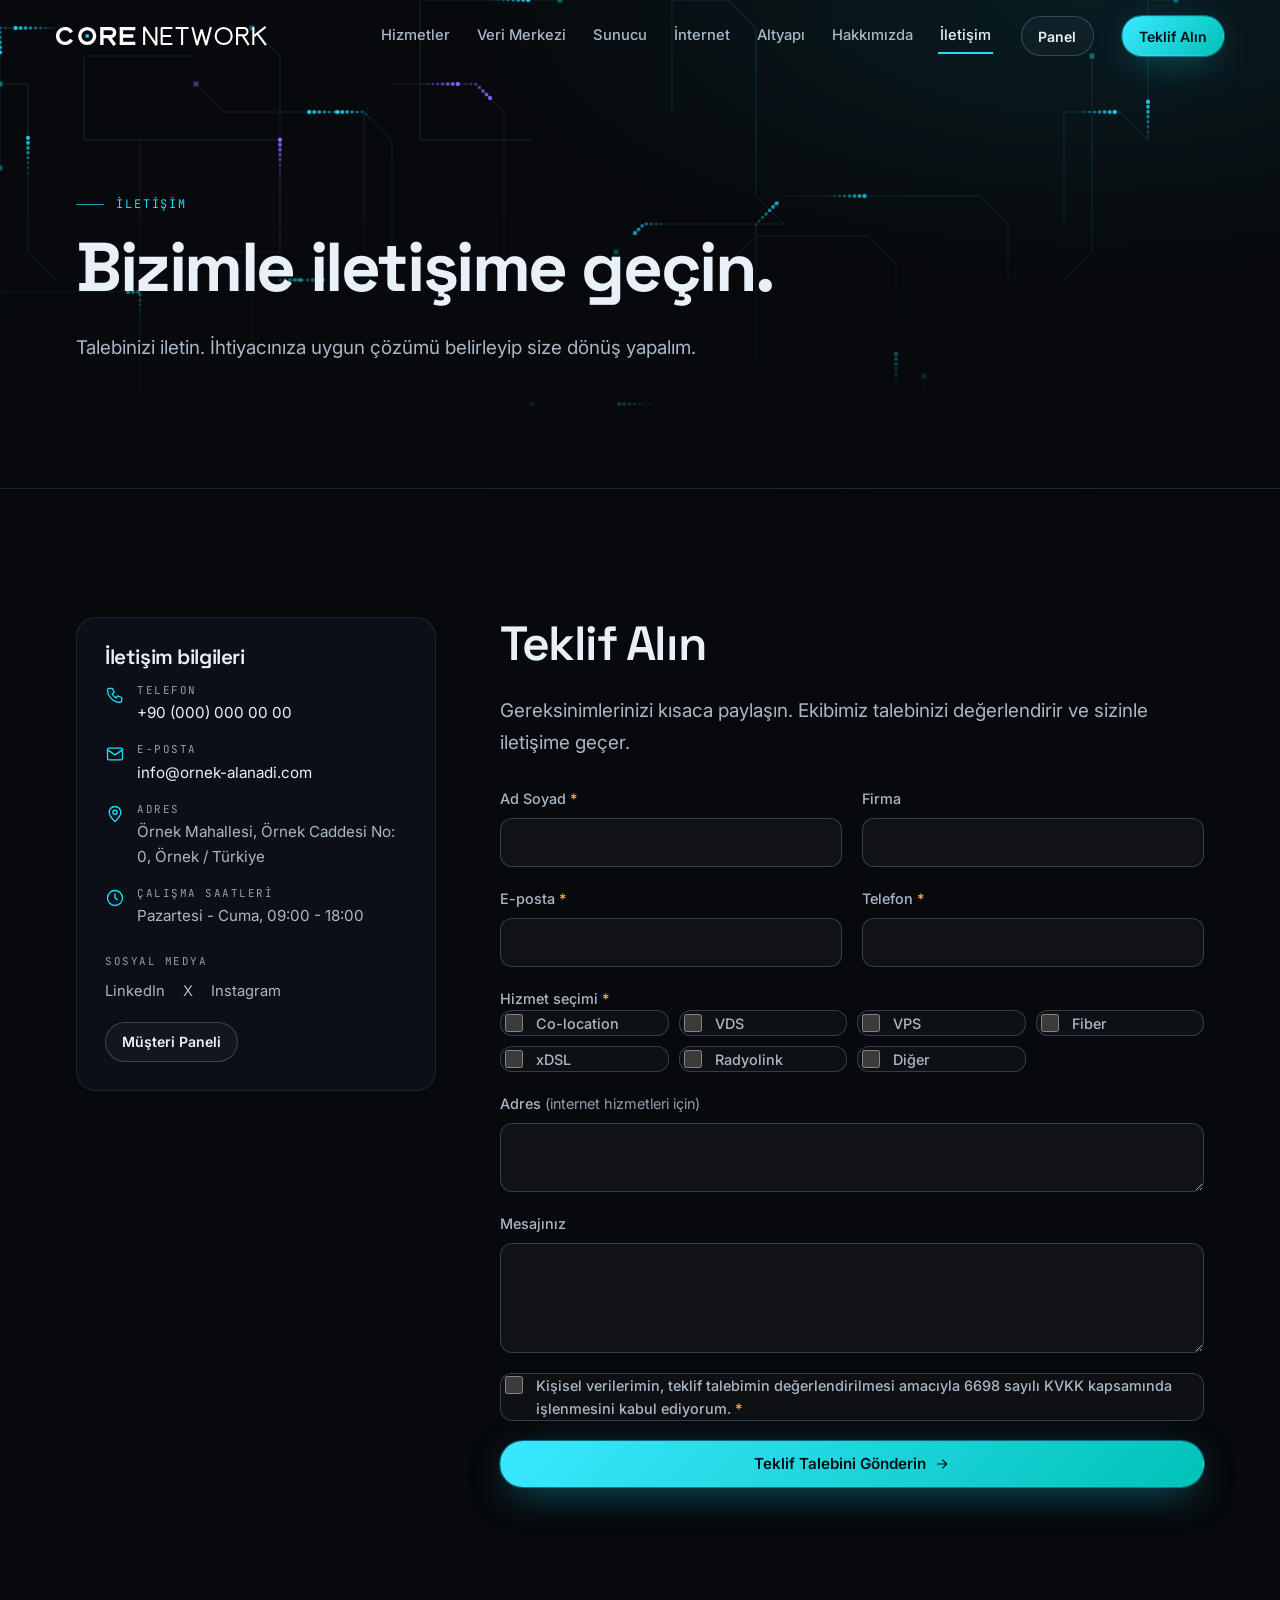
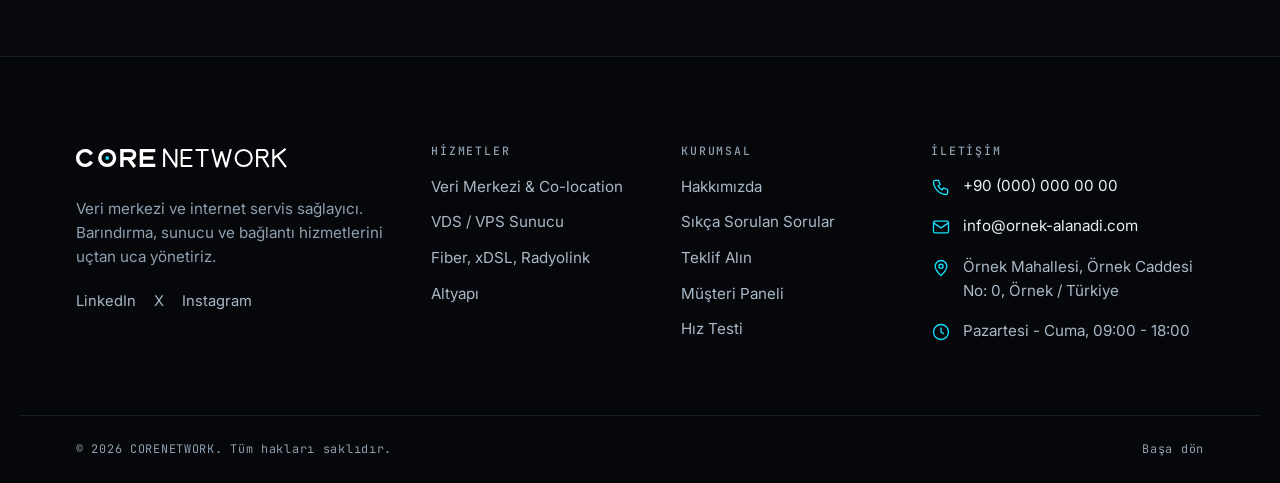
<file: iletisim.html>
<!DOCTYPE html>
<html lang="tr" class="no-js">
<head>
  <meta charset="utf-8">
  <meta name="viewport" content="width=device-width, initial-scale=1, viewport-fit=cover">
  <title>İletişim ve Teklif | CORENETWORK</title>
  <meta name="description" content="CORENETWORK ile iletişime geçin ve teklif alın: co-location, VDS, VPS, fiber, xDSL ve radyolink hizmetleri için teklif formu.">
  <meta name="theme-color" content="#07090c">
  <meta name="color-scheme" content="dark">
  <link rel="canonical" href="https://ta1rjv.github.io/corenetwork/iletisim.html">
  <meta property="og:type" content="website">
  <meta property="og:locale" content="tr_TR">
  <meta property="og:site_name" content="CORENETWORK">
  <meta property="og:title" content="İletişim ve Teklif | CORENETWORK">
  <meta property="og:description" content="CORENETWORK ile iletişime geçin ve teklif alın: co-location, VDS, VPS, fiber, xDSL ve radyolink hizmetleri için teklif formu.">
  <meta property="og:url" content="https://ta1rjv.github.io/corenetwork/iletisim.html">
  <meta property="og:image" content="https://ta1rjv.github.io/corenetwork/assets/og.png">
  <meta name="twitter:card" content="summary_large_image">
  <meta name="twitter:title" content="İletişim ve Teklif | CORENETWORK">
  <meta name="twitter:description" content="CORENETWORK ile iletişime geçin ve teklif alın: co-location, VDS, VPS, fiber, xDSL ve radyolink hizmetleri için teklif formu.">
  <meta name="twitter:image" content="https://ta1rjv.github.io/corenetwork/assets/og.png">
  <link rel="icon" href="assets/favicon.svg" type="image/svg+xml">
  <link rel="icon" type="image/png" sizes="32x32" href="assets/favicon-32.png">
  <link rel="preconnect" href="https://fonts.googleapis.com">
  <link rel="preconnect" href="https://fonts.gstatic.com" crossorigin>
  <link href="https://fonts.googleapis.com/css2?family=Inter:wght@400;500;600&family=JetBrains+Mono:wght@400;500&family=Space+Grotesk:wght@400;500;600;700&display=swap" rel="stylesheet">
  <link rel="stylesheet" href="css/style.css">
  <script>
    // Switch the no-js class early; fall back to the static layout if the app never boots.
    document.documentElement.className = document.documentElement.className.replace('no-js', 'js');
    setTimeout(function () {
      if (!window.__booted) document.documentElement.classList.add('static', 'ready');
    }, 4000);
  </script>
</head>
<body class="page-inner" id="top">
  <a class="skip" href="#main">İçeriğe geç</a>
  <svg width="0" height="0" style="position:absolute" aria-hidden="true" focusable="false"><defs><symbol id="i-server" viewBox="0 0 24 24" fill="none" stroke="currentColor" stroke-width="1.6" stroke-linecap="round" stroke-linejoin="round"><rect x="3" y="4" width="18" height="6" rx="1.5"/><rect x="3" y="14" width="18" height="6" rx="1.5"/><path d="M7 7h.01M7 17h.01M11 7h6M11 17h6"/></symbol><symbol id="i-rack" viewBox="0 0 24 24" fill="none" stroke="currentColor" stroke-width="1.6" stroke-linecap="round" stroke-linejoin="round"><rect x="5" y="2.5" width="14" height="19" rx="1.5"/><path d="M5 8h14M5 13h14M8.5 5.2h.01M8.5 10.5h.01M8.5 16h.01M12 18.5h4"/></symbol><symbol id="i-cpu" viewBox="0 0 24 24" fill="none" stroke="currentColor" stroke-width="1.6" stroke-linecap="round" stroke-linejoin="round"><rect x="7" y="7" width="10" height="10" rx="1.5"/><path d="M10 10h4v4h-4zM9 3v4M15 3v4M9 17v4M15 17v4M3 9h4M3 15h4M17 9h4M17 15h4"/></symbol><symbol id="i-fiber" viewBox="0 0 24 24" fill="none" stroke="currentColor" stroke-width="1.6" stroke-linecap="round" stroke-linejoin="round"><path d="M3 12h4l2-5 3 10 3-8 2 3h4"/></symbol><symbol id="i-radio" viewBox="0 0 24 24" fill="none" stroke="currentColor" stroke-width="1.6" stroke-linecap="round" stroke-linejoin="round"><path d="M12 12v9M8 21h8M12 12l-3 9M12 12l3 9"/><circle cx="12" cy="9" r="1.5"/><path d="M8.2 5.8a5.4 5.4 0 000 6.4M15.8 5.8a5.4 5.4 0 010 6.4M5.6 3.4a9 9 0 000 11.2M18.4 3.4a9 9 0 010 11.2"/></symbol><symbol id="i-network" viewBox="0 0 24 24" fill="none" stroke="currentColor" stroke-width="1.6" stroke-linecap="round" stroke-linejoin="round"><circle cx="12" cy="5" r="2"/><circle cx="5" cy="19" r="2"/><circle cx="19" cy="19" r="2"/><path d="M12 7v5M12 12l-6 5M12 12l6 5"/></symbol><symbol id="i-shield" viewBox="0 0 24 24" fill="none" stroke="currentColor" stroke-width="1.6" stroke-linecap="round" stroke-linejoin="round"><path d="M12 3l8 3v6c0 5-3.5 8-8 9-4.5-1-8-4-8-9V6z"/><path d="M9 12l2 2 4-4"/></symbol><symbol id="i-bolt" viewBox="0 0 24 24" fill="none" stroke="currentColor" stroke-width="1.6" stroke-linecap="round" stroke-linejoin="round"><path d="M13 2L5 14h6l-1 8 8-12h-6z"/></symbol><symbol id="i-snow" viewBox="0 0 24 24" fill="none" stroke="currentColor" stroke-width="1.6" stroke-linecap="round" stroke-linejoin="round"><path d="M12 2v20M4.5 6.5l15 11M19.5 6.5l-15 11M9 3.5l3 2 3-2M9 20.5l3-2 3 2"/></symbol><symbol id="i-terminal" viewBox="0 0 24 24" fill="none" stroke="currentColor" stroke-width="1.6" stroke-linecap="round" stroke-linejoin="round"><rect x="3" y="4" width="18" height="16" rx="2"/><path d="M7 9l3 3-3 3M12 15h5"/></symbol><symbol id="i-link" viewBox="0 0 24 24" fill="none" stroke="currentColor" stroke-width="1.6" stroke-linecap="round" stroke-linejoin="round"><path d="M10 14a4 4 0 005.7 0l3-3a4 4 0 00-5.7-5.7l-1 1"/><path d="M14 10a4 4 0 00-5.7 0l-3 3a4 4 0 005.7 5.7l1-1"/></symbol><symbol id="i-lock" viewBox="0 0 24 24" fill="none" stroke="currentColor" stroke-width="1.6" stroke-linecap="round" stroke-linejoin="round"><rect x="5" y="11" width="14" height="10" rx="2"/><path d="M8 11V8a4 4 0 018 0v3"/></symbol><symbol id="i-clock" viewBox="0 0 24 24" fill="none" stroke="currentColor" stroke-width="1.6" stroke-linecap="round" stroke-linejoin="round"><circle cx="12" cy="12" r="9"/><path d="M12 7v5l3 2"/></symbol><symbol id="i-pin" viewBox="0 0 24 24" fill="none" stroke="currentColor" stroke-width="1.6" stroke-linecap="round" stroke-linejoin="round"><path d="M12 21s7-6.2 7-11a7 7 0 10-14 0c0 4.8 7 11 7 11z"/><circle cx="12" cy="10" r="2.5"/></symbol><symbol id="i-phone" viewBox="0 0 24 24" fill="none" stroke="currentColor" stroke-width="1.6" stroke-linecap="round" stroke-linejoin="round"><path d="M5 4h4l2 5-2.5 1.5a11 11 0 005 5L15 13l5 2v4a2 2 0 01-2 2A16 16 0 013 6a2 2 0 012-2z"/></symbol><symbol id="i-mail" viewBox="0 0 24 24" fill="none" stroke="currentColor" stroke-width="1.6" stroke-linecap="round" stroke-linejoin="round"><rect x="3" y="5" width="18" height="14" rx="2"/><path d="M3 7l9 6 9-6"/></symbol><symbol id="i-arrow" viewBox="0 0 24 24" fill="none" stroke="currentColor" stroke-width="1.6" stroke-linecap="round" stroke-linejoin="round"><path d="M5 12h14M13 6l6 6-6 6"/></symbol><symbol id="i-check" viewBox="0 0 24 24" fill="none" stroke="currentColor" stroke-width="1.6" stroke-linecap="round" stroke-linejoin="round"><path d="M5 12.5l4.5 4.5L19 7.5"/></symbol><symbol id="i-globe" viewBox="0 0 24 24" fill="none" stroke="currentColor" stroke-width="1.6" stroke-linecap="round" stroke-linejoin="round"><circle cx="12" cy="12" r="9"/><path d="M3 12h18M12 3c3 3 3 15 0 18M12 3c-3 3-3 15 0 18"/></symbol><symbol id="i-db" viewBox="0 0 24 24" fill="none" stroke="currentColor" stroke-width="1.6" stroke-linecap="round" stroke-linejoin="round"><ellipse cx="12" cy="6" rx="8" ry="3"/><path d="M4 6v12c0 1.7 3.6 3 8 3s8-1.3 8-3V6M4 12c0 1.7 3.6 3 8 3s8-1.3 8-3"/></symbol><symbol id="i-panel" viewBox="0 0 24 24" fill="none" stroke="currentColor" stroke-width="1.6" stroke-linecap="round" stroke-linejoin="round"><rect x="3" y="4" width="18" height="14" rx="2"/><path d="M8 21h8M12 18v3M7 14l3-3 3 2 4-5"/></symbol><symbol id="i-eye" viewBox="0 0 24 24" fill="none" stroke="currentColor" stroke-width="1.6" stroke-linecap="round" stroke-linejoin="round"><path d="M2 12s4-7 10-7 10 7 10 7-4 7-10 7S2 12 2 12z"/><circle cx="12" cy="12" r="3"/></symbol><symbol id="i-users" viewBox="0 0 24 24" fill="none" stroke="currentColor" stroke-width="1.6" stroke-linecap="round" stroke-linejoin="round"><circle cx="9" cy="8" r="3.5"/><path d="M2.5 20c0-3.6 3-6 6.5-6s6.5 2.4 6.5 6M16 4.8a3.5 3.5 0 010 6.4M18 14.4c2 .7 3.5 2.6 3.5 5.6"/></symbol><symbol id="i-layers" viewBox="0 0 24 24" fill="none" stroke="currentColor" stroke-width="1.6" stroke-linecap="round" stroke-linejoin="round"><path d="M12 3l9 5-9 5-9-5zM3 13l9 5 9-5M3 17.5l9 5 9-5" /></symbol><symbol id="i-wifi" viewBox="0 0 24 24" fill="none" stroke="currentColor" stroke-width="1.6" stroke-linecap="round" stroke-linejoin="round"><path d="M2 9a15 15 0 0120 0M5 12.5a10.5 10.5 0 0114 0M8.5 16a5.5 5.5 0 017 0"/><circle cx="12" cy="19" r="1"/></symbol><symbol id="i-home" viewBox="0 0 24 24" fill="none" stroke="currentColor" stroke-width="1.6" stroke-linecap="round" stroke-linejoin="round"><path d="M3 11l9-8 9 8M5 10v10h14V10M10 20v-6h4v6"/></symbol><symbol id="i-building" viewBox="0 0 24 24" fill="none" stroke="currentColor" stroke-width="1.6" stroke-linecap="round" stroke-linejoin="round"><rect x="5" y="3" width="14" height="18" rx="1.5"/><path d="M9 7h2M13 7h2M9 11h2M13 11h2M9 15h2M13 15h2M10 21v-3h4v3"/></symbol></defs></svg>
  
  <header class="site-header">
  <div class="header-in">
    <a class="brand" href="index.html" aria-label="CORENETWORK ana sayfa"><svg class="logo" viewBox="0 0 324 40" role="img" aria-label="CORENETWORK" focusable="false">
<g class="lg-core" fill="none" stroke="currentColor" stroke-width="5.2" stroke-linejoin="miter"><path d="M23.87 14.3A11.4 11.4 0 1 0 23.87 25.7"/><circle cx="48" cy="20" r="11.4"/><path d="M70.6 34V8.6H84A6.2 6.2 0 0 1 84 21H70.6M81 21L90.4 34"/><path d="M122 8.6H100.6V31.4H122M100.6 20H119"/></g>
<rect x="45.5" y="17.5" width="5" height="5" fill="#19e0ff"/>
<g class="lg-net" fill="none" stroke="currentColor" stroke-width="3.2" stroke-linejoin="bevel"><path d="M135.6 34V6L154.4 34V6"/><path d="M179 7.6H162.6V32.4H179M162.6 20H177"/><path d="M184 7.6H204M194 7.6V34"/><path d="M209.8 6L217 34L224 10L231 34L238.2 6"/><circle cx="258" cy="20" r="12.4"/><path d="M278.6 34V7.6H289A5.6 5.6 0 0 1 289 18.8H278.6M287 18.8L296.4 34"/><path d="M303.6 34V6M322.4 6L303.6 21M310 16.6L323 34"/></g>
</svg></a>
    <nav id="site-nav" class="nav" aria-label="Ana menü">
      <ul><li><a href="hizmetler.html">Hizmetler</a></li><li><a href="veri-merkezi.html">Veri Merkezi</a></li><li><a href="sunucu.html">Sunucu</a></li><li><a href="internet.html">İnternet</a></li><li><a href="altyapi.html">Altyapı</a></li><li><a href="hakkimizda.html">Hakkımızda</a></li><li><a href="iletisim.html" aria-current="page">İletişim</a></li></ul>
      <a class="btn btn-ghost btn-sm nav-cta" href="giris.html" data-cfg-href="panelUrl">Panel</a>
      <a class="btn btn-primary btn-sm nav-cta" href="iletisim.html#teklif">Teklif Alın</a>
    </nav>
    <button class="nav-toggle" type="button" aria-expanded="false" aria-controls="site-nav" aria-label="Menüyü aç"><span></span><span></span><span></span></button>
  </div>
</header>
  <main id="main" tabindex="-1">

<section class="page-hero" aria-labelledby="page-title">
  <canvas class="accent" data-accent="cyan" aria-hidden="true"></canvas>
  <div class="wrap page-hero-in">
    <p class="eyebrow mono">İletişim</p>
    <h1 id="page-title" class="h1">Bizimle iletişime geçin.</h1>
    <p class="lead">Talebinizi iletin. İhtiyacınıza uygun çözümü belirleyip size dönüş yapalım.</p>
    
  </div>
</section>
<section class="section" aria-label="İletişim bilgileri ve teklif formu">
  <div class="wrap contact-grid">
    <aside class="contact-card reveal" aria-labelledby="ci-title">
      <h2 id="ci-title" class="h3">İletişim bilgileri</h2>
      <ul class="contact-list">
        <li><svg class="ico" aria-hidden="true" focusable="false"><use href="#i-phone"/></svg><div><span class="lbl mono">Telefon</span><a href="tel:+900000000000" data-cfg-href="phoneHref" data-cfg="phone">+90 (000) 000 00 00</a></div></li>
        <li><svg class="ico" aria-hidden="true" focusable="false"><use href="#i-mail"/></svg><div><span class="lbl mono">E-posta</span><a href="mailto:info@ornek-alanadi.com" data-cfg-href="emailHref" data-cfg="email">info@ornek-alanadi.com</a></div></li>
        <li><svg class="ico" aria-hidden="true" focusable="false"><use href="#i-pin"/></svg><div><span class="lbl mono">Adres</span><span data-cfg="address">Örnek Mahallesi, Örnek Caddesi No: 0, Örnek / Türkiye</span></div></li>
        <li><svg class="ico" aria-hidden="true" focusable="false"><use href="#i-clock"/></svg><div><span class="lbl mono">Çalışma saatleri</span><span data-cfg="workingHours">Pazartesi - Cuma, 09:00 - 18:00</span></div></li>
      </ul>
      <p class="lbl mono">Sosyal medya</p>
      <ul class="socials" data-socials>
        <li><a href="https://www.linkedin.com/company/ornek-firma" target="_blank" rel="noopener noreferrer">LinkedIn</a></li>
        <li><a href="https://x.com/ornekfirma" target="_blank" rel="noopener noreferrer">X</a></li>
        <li><a href="https://www.instagram.com/ornekfirma" target="_blank" rel="noopener noreferrer">Instagram</a></li>
      </ul>
      <a class="btn btn-ghost btn-sm" href="giris.html" data-cfg-href="panelUrl">Müşteri Paneli</a>
    </aside>

    <div id="teklif" class="quote reveal">
      <h2 class="h2">Teklif Alın</h2>
      <p class="lead">Gereksinimlerinizi kısaca paylaşın. Ekibimiz talebinizi değerlendirir ve sizinle iletişime geçer.</p>
      <form id="quote-form" class="form" novalidate>
        <div class="field-row">
          <div class="field">
            <label for="f-ad">Ad Soyad <span class="req" aria-hidden="true">*</span></label>
            <input id="f-ad" name="adSoyad" type="text" autocomplete="name" required aria-describedby="e-ad">
            <p class="err" id="e-ad" role="alert"></p>
          </div>
          <div class="field">
            <label for="f-firma">Firma</label>
            <input id="f-firma" name="firma" type="text" autocomplete="organization">
          </div>
        </div>
        <div class="field-row">
          <div class="field">
            <label for="f-eposta">E-posta <span class="req" aria-hidden="true">*</span></label>
            <input id="f-eposta" name="eposta" type="email" autocomplete="email" required aria-describedby="e-eposta">
            <p class="err" id="e-eposta" role="alert"></p>
          </div>
          <div class="field">
            <label for="f-tel">Telefon <span class="req" aria-hidden="true">*</span></label>
            <input id="f-tel" name="telefon" type="tel" autocomplete="tel" inputmode="tel" required aria-describedby="e-tel">
            <p class="err" id="e-tel" role="alert"></p>
          </div>
        </div>
        <fieldset class="field services" aria-describedby="e-hizmet">
          <legend>Hizmet seçimi <span class="req" aria-hidden="true">*</span></legend>
          <div class="check-grid">
            <label class="check"><input type="checkbox" name="hizmet" value="colocation"><span>Co-location</span></label>
            <label class="check"><input type="checkbox" name="hizmet" value="vds"><span>VDS</span></label>
            <label class="check"><input type="checkbox" name="hizmet" value="vps"><span>VPS</span></label>
            <label class="check"><input type="checkbox" name="hizmet" value="fiber"><span>Fiber</span></label>
            <label class="check"><input type="checkbox" name="hizmet" value="xdsl"><span>xDSL</span></label>
            <label class="check"><input type="checkbox" name="hizmet" value="radyolink"><span>Radyolink</span></label>
            <label class="check"><input type="checkbox" name="hizmet" value="diger"><span>Diğer</span></label>
          </div>
          <p class="err" id="e-hizmet" role="alert"></p>
        </fieldset>
        <div class="field">
          <label for="f-adres">Adres <span class="hint" id="adres-hint">(internet hizmetleri için)</span></label>
          <textarea id="f-adres" name="adres" rows="2" autocomplete="street-address" aria-describedby="e-adres adres-hint"></textarea>
          <p class="err" id="e-adres" role="alert"></p>
        </div>
        <div class="field">
          <label for="f-mesaj">Mesajınız</label>
          <textarea id="f-mesaj" name="mesaj" rows="4"></textarea>
        </div>
        <div class="field hp" aria-hidden="true">
          <label for="f-web">Web sitesi</label>
          <input id="f-web" name="website" type="text" tabindex="-1" autocomplete="off">
        </div>
        <div class="field">
          <label class="check check-kvkk"><input id="f-kvkk" type="checkbox" name="kvkk" required aria-describedby="e-kvkk"><span>Kişisel verilerimin, teklif talebimin değerlendirilmesi amacıyla 6698 sayılı KVKK kapsamında işlenmesini kabul ediyorum. <span class="req" aria-hidden="true">*</span></span></label>
          <p class="err" id="e-kvkk" role="alert"></p>
        </div>
        <button class="btn btn-primary" type="submit">Teklif Talebini Gönderin <svg class="ico ico-sm" aria-hidden="true" focusable="false"><use href="#i-arrow"/></svg></button>
        <p class="form-status" id="form-status" role="status" aria-live="polite"></p>
      </form>
      <noscript><p class="note">Formu kullanmak için tarayıcınızda JavaScript etkin olmalıdır. Bize e-posta ile de ulaşabilirsiniz.</p></noscript>
    </div>
  </div>
</section>
  </main>
  <footer class="site-footer">
  <div class="wrap footer-grid">
    <div class="footer-brand">
      <a class="brand" href="index.html" aria-label="CORENETWORK ana sayfa"><svg class="logo" viewBox="0 0 324 40" role="img" aria-label="CORENETWORK" focusable="false">
<g class="lg-core" fill="none" stroke="currentColor" stroke-width="5.2" stroke-linejoin="miter"><path d="M23.87 14.3A11.4 11.4 0 1 0 23.87 25.7"/><circle cx="48" cy="20" r="11.4"/><path d="M70.6 34V8.6H84A6.2 6.2 0 0 1 84 21H70.6M81 21L90.4 34"/><path d="M122 8.6H100.6V31.4H122M100.6 20H119"/></g>
<rect x="45.5" y="17.5" width="5" height="5" fill="#19e0ff"/>
<g class="lg-net" fill="none" stroke="currentColor" stroke-width="3.2" stroke-linejoin="bevel"><path d="M135.6 34V6L154.4 34V6"/><path d="M179 7.6H162.6V32.4H179M162.6 20H177"/><path d="M184 7.6H204M194 7.6V34"/><path d="M209.8 6L217 34L224 10L231 34L238.2 6"/><circle cx="258" cy="20" r="12.4"/><path d="M278.6 34V7.6H289A5.6 5.6 0 0 1 289 18.8H278.6M287 18.8L296.4 34"/><path d="M303.6 34V6M322.4 6L303.6 21M310 16.6L323 34"/></g>
</svg></a>
      <p>Veri merkezi ve internet servis sağlayıcı. Barındırma, sunucu ve bağlantı hizmetlerini uçtan uca yönetiriz.</p>
      <ul class="socials" data-socials>
        <li><a href="https://www.linkedin.com/company/ornek-firma" target="_blank" rel="noopener noreferrer">LinkedIn</a></li>
        <li><a href="https://x.com/ornekfirma" target="_blank" rel="noopener noreferrer">X</a></li>
        <li><a href="https://www.instagram.com/ornekfirma" target="_blank" rel="noopener noreferrer">Instagram</a></li>
      </ul>
    </div>
    <nav aria-label="Hizmetler">
      <h2 class="foot-h mono">Hizmetler</h2>
      <ul>
        <li><a href="veri-merkezi.html">Veri Merkezi &amp; Co-location</a></li>
        <li><a href="sunucu.html">VDS / VPS Sunucu</a></li>
        <li><a href="internet.html">Fiber, xDSL, Radyolink</a></li>
        <li><a href="altyapi.html">Altyapı</a></li>
      </ul>
    </nav>
    <nav aria-label="Kurumsal">
      <h2 class="foot-h mono">Kurumsal</h2>
      <ul>
        <li><a href="hakkimizda.html">Hakkımızda</a></li>
        <li><a href="sss.html">Sıkça Sorulan Sorular</a></li>
        <li><a href="iletisim.html#teklif">Teklif Alın</a></li>
        <li><a href="giris.html" data-cfg-href="panelUrl">Müşteri Paneli</a></li>
        <li><a href="https://hiztesti.ornek-alanadi.com" data-cfg-href="speedTestUrl" target="_blank" rel="noopener noreferrer">Hız Testi</a></li>
      </ul>
    </nav>
    <div>
      <h2 class="foot-h mono">İletişim</h2>
      <ul class="contact-list">
        <li><svg class="ico" aria-hidden="true" focusable="false"><use href="#i-phone"/></svg><a href="tel:+900000000000" data-cfg-href="phoneHref" data-cfg="phone">+90 (000) 000 00 00</a></li>
        <li><svg class="ico" aria-hidden="true" focusable="false"><use href="#i-mail"/></svg><a href="mailto:info@ornek-alanadi.com" data-cfg-href="emailHref" data-cfg="email">info@ornek-alanadi.com</a></li>
        <li><svg class="ico" aria-hidden="true" focusable="false"><use href="#i-pin"/></svg><span data-cfg="address">Örnek Mahallesi, Örnek Caddesi No: 0, Örnek / Türkiye</span></li>
        <li><svg class="ico" aria-hidden="true" focusable="false"><use href="#i-clock"/></svg><span data-cfg="workingHours">Pazartesi - Cuma, 09:00 - 18:00</span></li>
      </ul>
    </div>
  </div>
  <div class="wrap footer-bottom mono">
    <span>© <span data-year>2026</span> <span data-cfg="companyName">CORENETWORK</span>. Tüm hakları saklıdır.</span>
    <a href="#top" class="to-top">Başa dön</a>
  </div>
</footer>
  
  <div class="page-fade" aria-hidden="true"></div>
  <script type="module" src="js/common.js"></script>
</body>
</html>
</file>
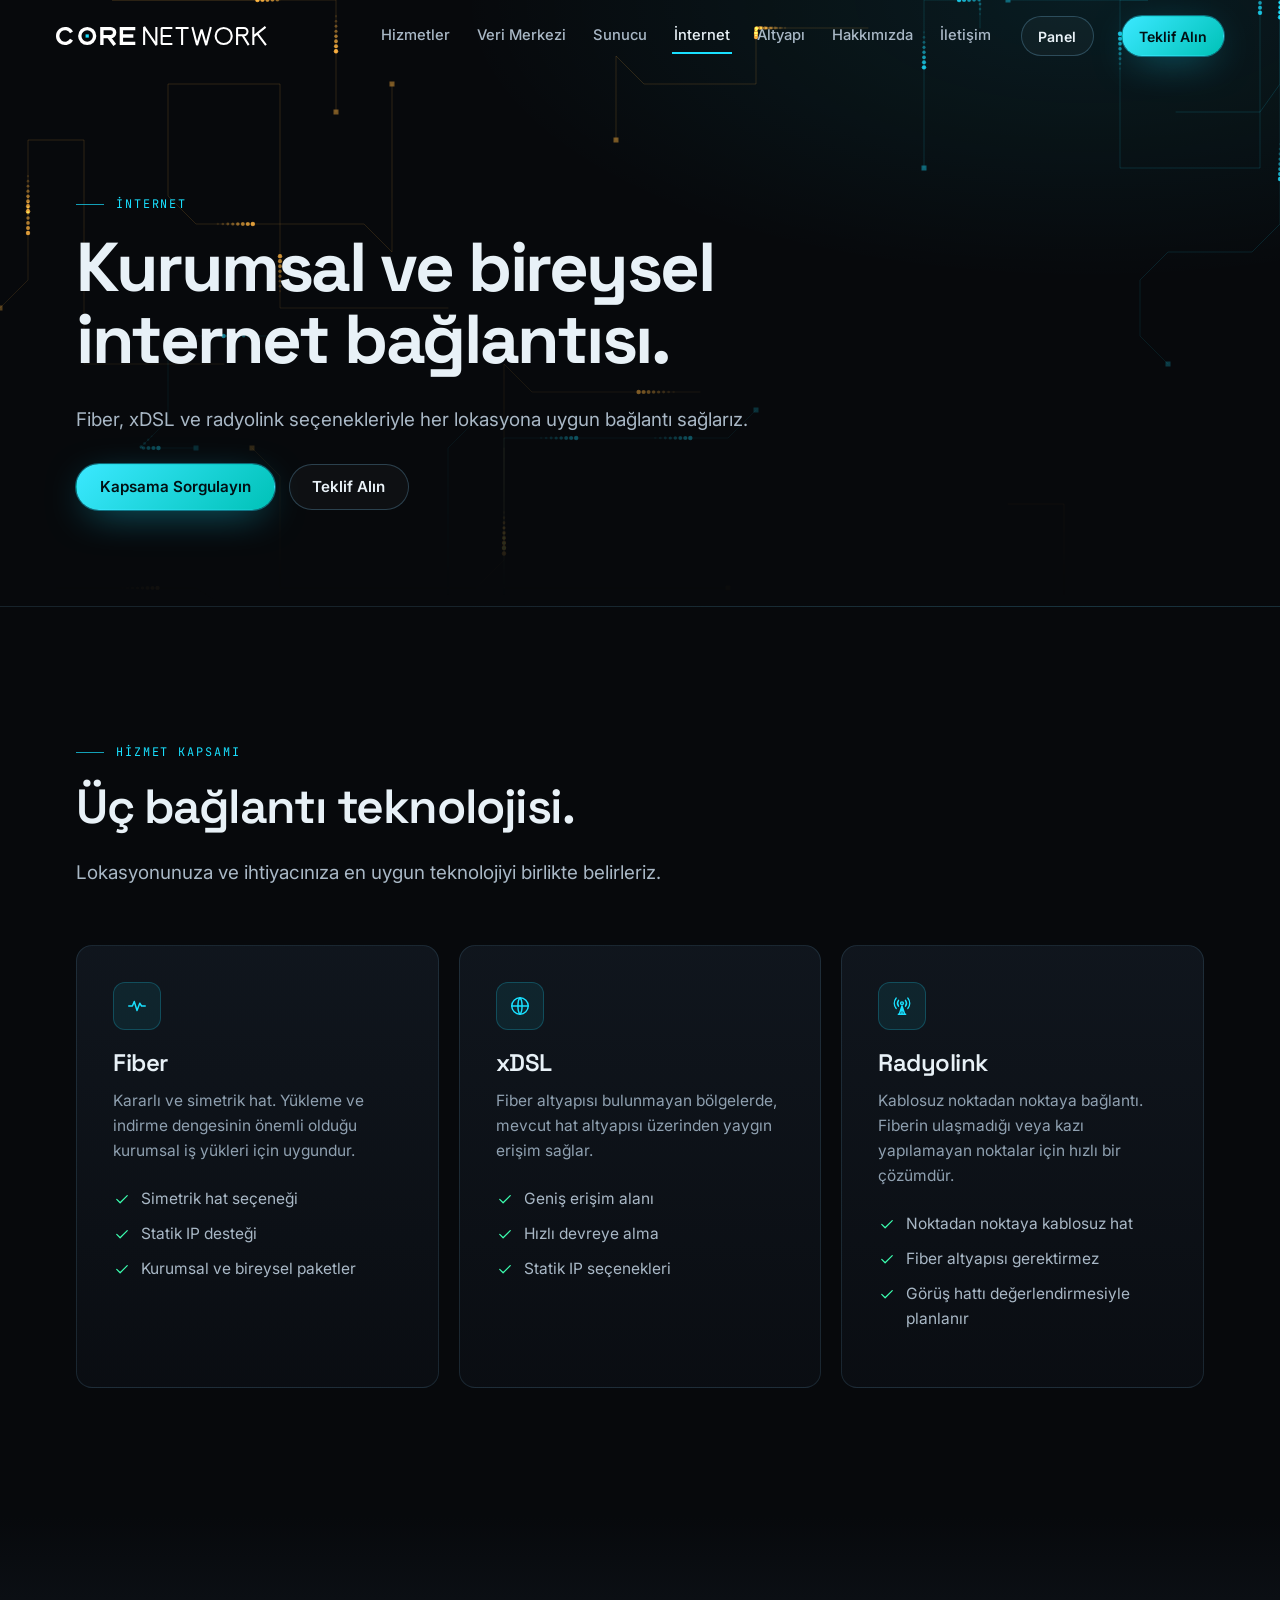
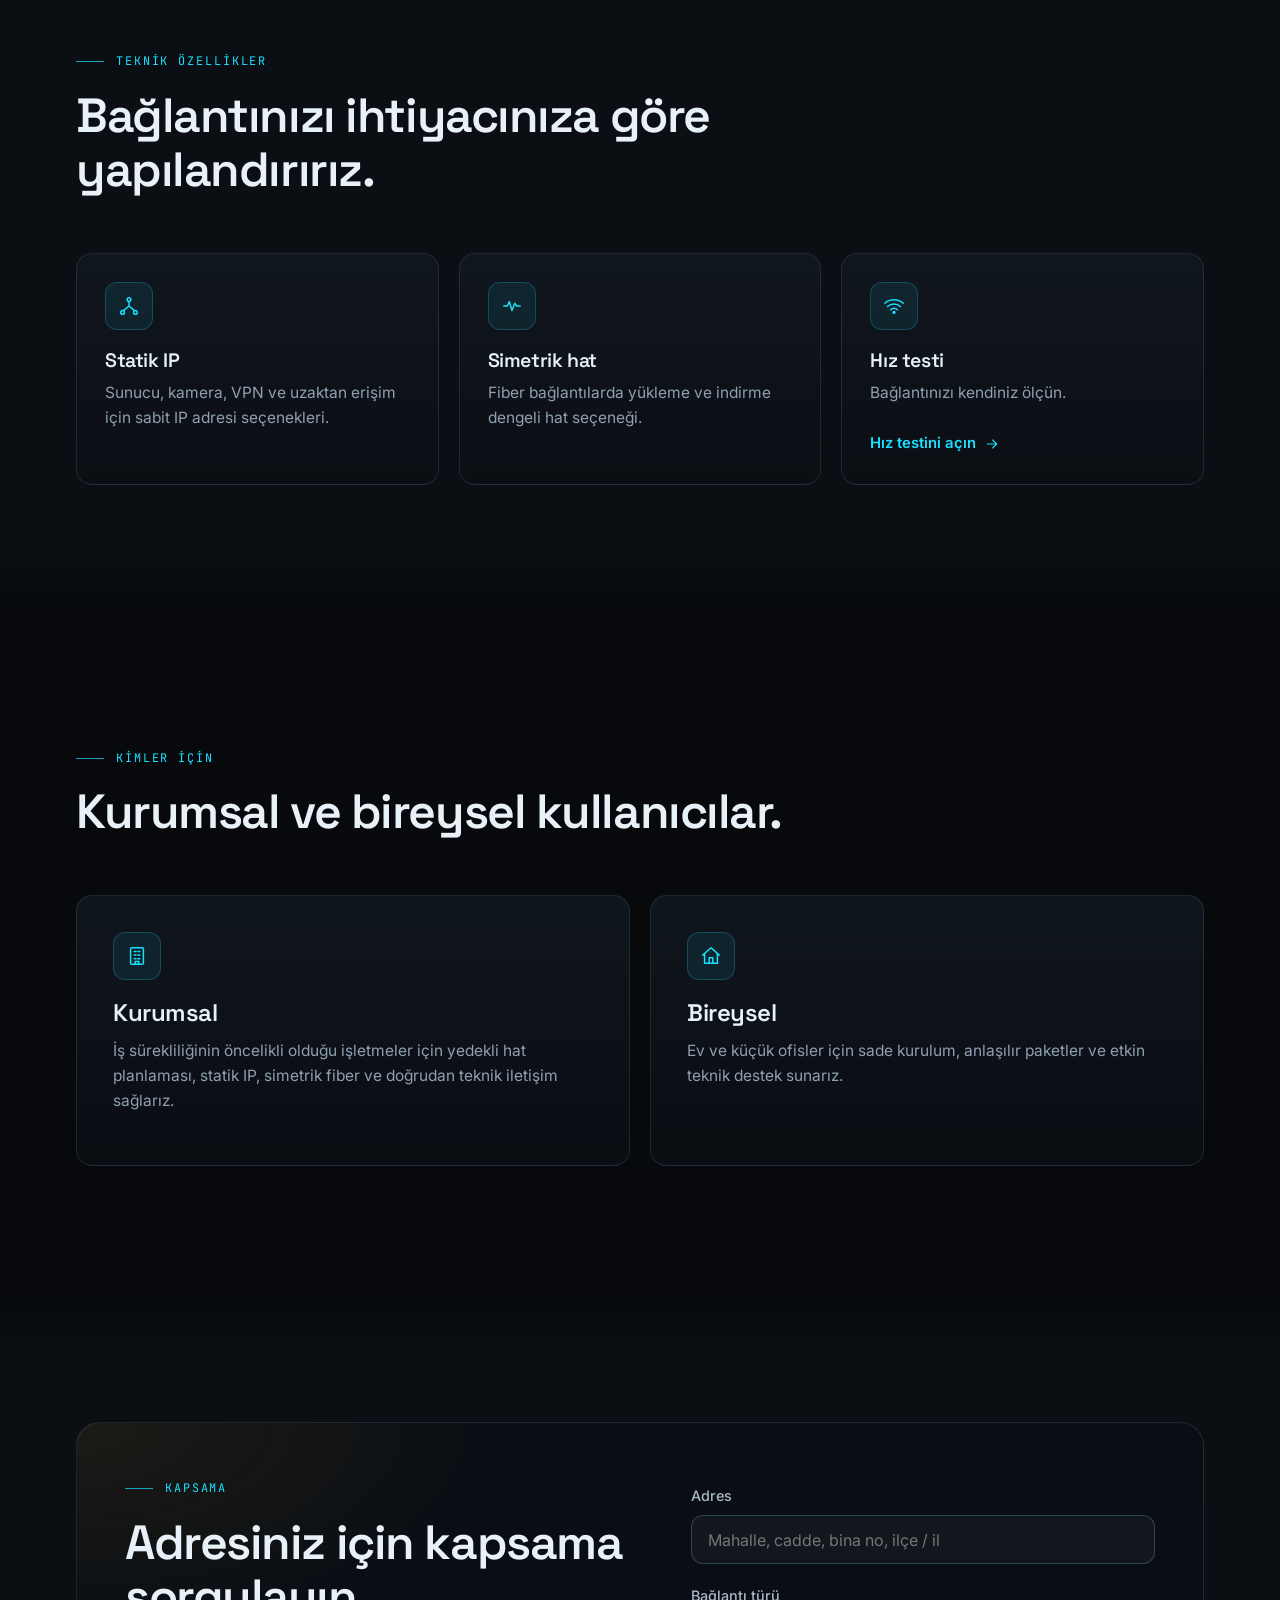
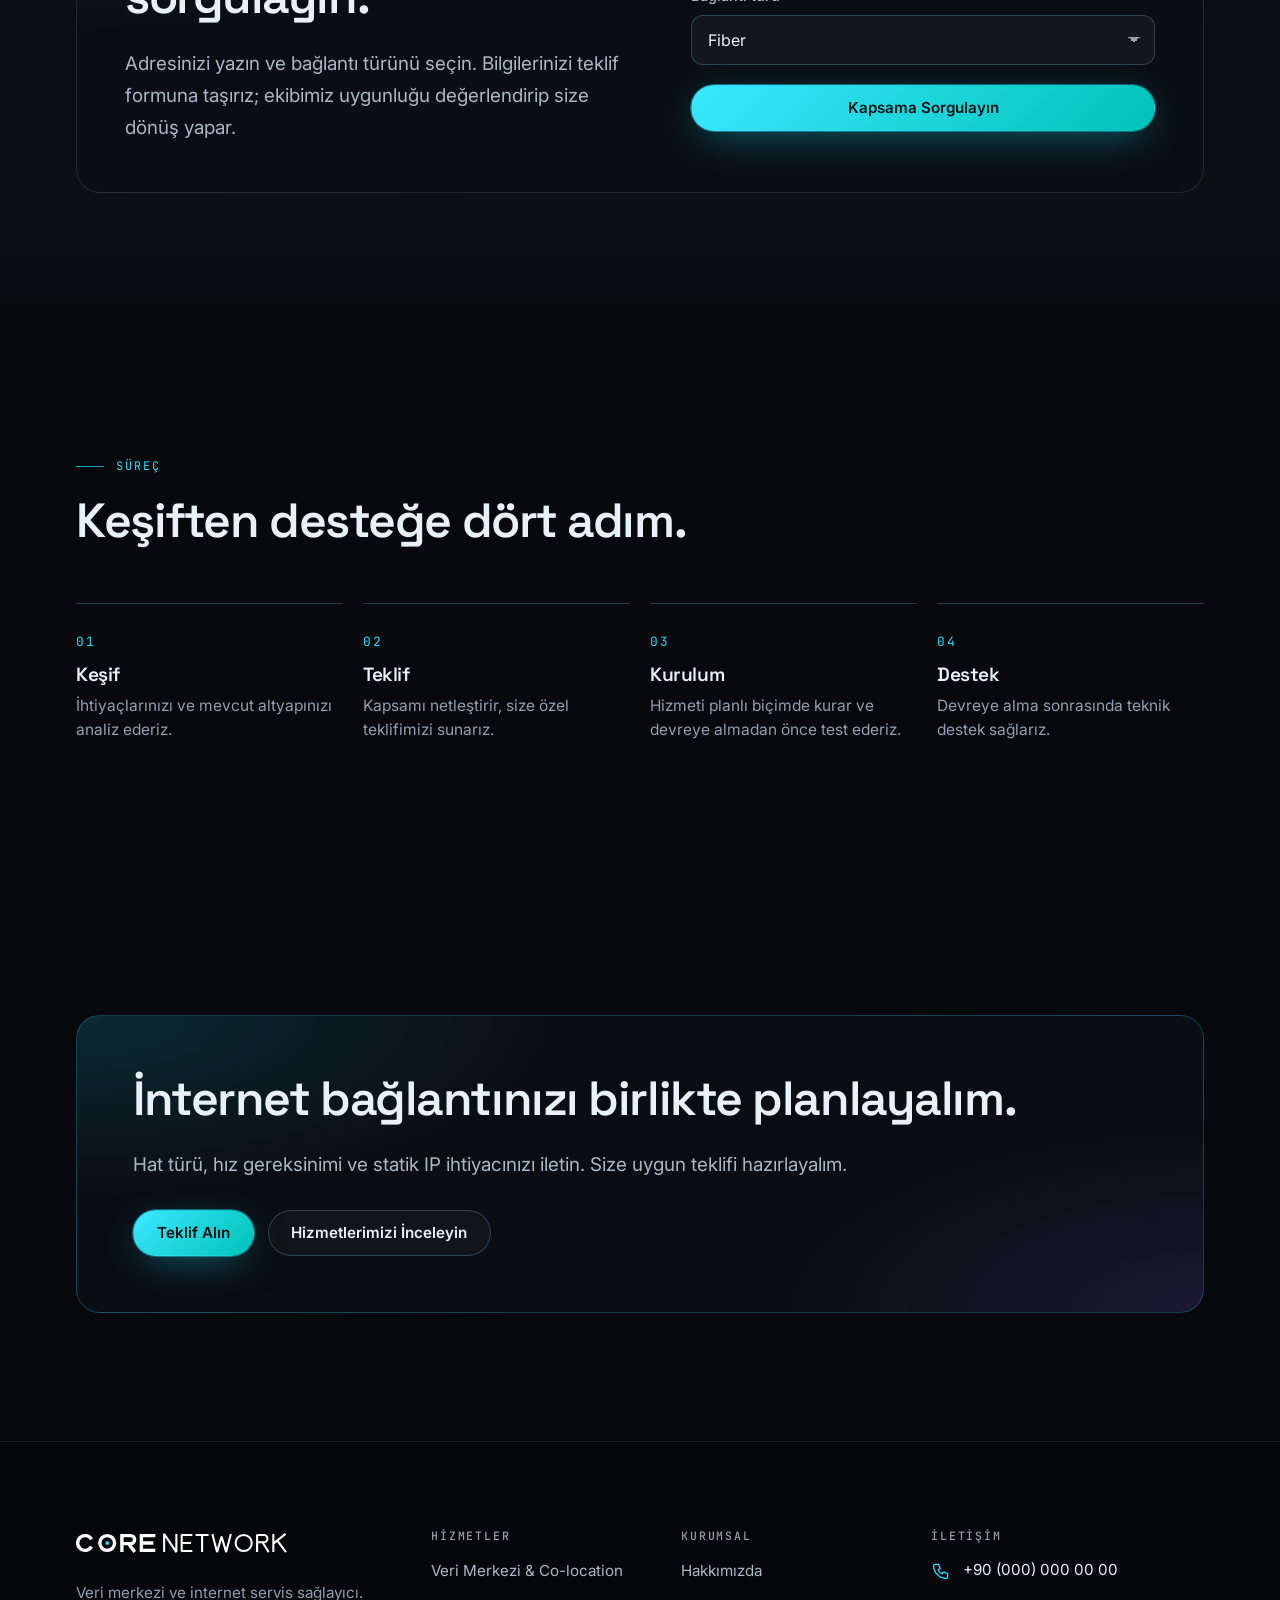
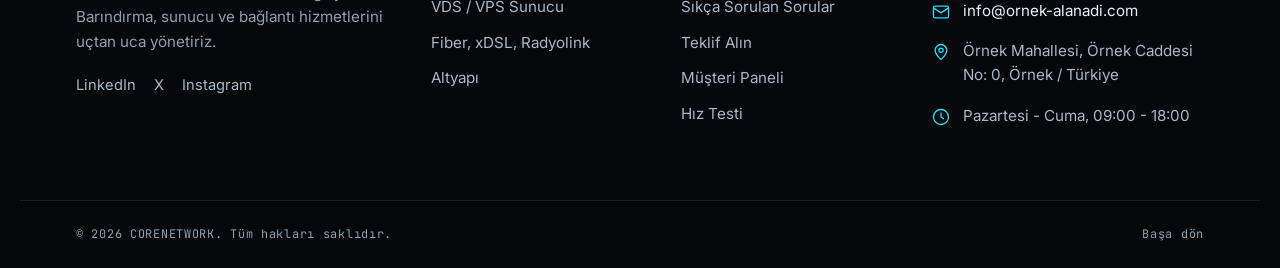
<file: internet.html>
<!DOCTYPE html>
<html lang="tr" class="no-js">
<head>
  <meta charset="utf-8">
  <meta name="viewport" content="width=device-width, initial-scale=1, viewport-fit=cover">
  <title>Fiber, xDSL ve Radyolink İnternet | CORENETWORK</title>
  <meta name="description" content="Kurumsal ve bireysel internet: fiber (simetrik hat), xDSL ve radyolink, statik IP seçenekleri. Adresiniz için kapsama sorgulayın.">
  <meta name="theme-color" content="#07090c">
  <meta name="color-scheme" content="dark">
  <link rel="canonical" href="https://ta1rjv.github.io/corenetwork/internet.html">
  <meta property="og:type" content="website">
  <meta property="og:locale" content="tr_TR">
  <meta property="og:site_name" content="CORENETWORK">
  <meta property="og:title" content="Fiber, xDSL ve Radyolink İnternet | CORENETWORK">
  <meta property="og:description" content="Kurumsal ve bireysel internet: fiber (simetrik hat), xDSL ve radyolink, statik IP seçenekleri. Adresiniz için kapsama sorgulayın.">
  <meta property="og:url" content="https://ta1rjv.github.io/corenetwork/internet.html">
  <meta property="og:image" content="https://ta1rjv.github.io/corenetwork/assets/og.png">
  <meta name="twitter:card" content="summary_large_image">
  <meta name="twitter:title" content="Fiber, xDSL ve Radyolink İnternet | CORENETWORK">
  <meta name="twitter:description" content="Kurumsal ve bireysel internet: fiber (simetrik hat), xDSL ve radyolink, statik IP seçenekleri. Adresiniz için kapsama sorgulayın.">
  <meta name="twitter:image" content="https://ta1rjv.github.io/corenetwork/assets/og.png">
  <link rel="icon" href="assets/favicon.svg" type="image/svg+xml">
  <link rel="icon" type="image/png" sizes="32x32" href="assets/favicon-32.png">
  <link rel="preconnect" href="https://fonts.googleapis.com">
  <link rel="preconnect" href="https://fonts.gstatic.com" crossorigin>
  <link href="https://fonts.googleapis.com/css2?family=Inter:wght@400;500;600&family=JetBrains+Mono:wght@400;500&family=Space+Grotesk:wght@400;500;600;700&display=swap" rel="stylesheet">
  <link rel="stylesheet" href="css/style.css">
  <script>
    // Switch the no-js class early; fall back to the static layout if the app never boots.
    document.documentElement.className = document.documentElement.className.replace('no-js', 'js');
    setTimeout(function () {
      if (!window.__booted) document.documentElement.classList.add('static', 'ready');
    }, 4000);
  </script>
</head>
<body class="page-inner" id="top">
  <a class="skip" href="#main">İçeriğe geç</a>
  <svg width="0" height="0" style="position:absolute" aria-hidden="true" focusable="false"><defs><symbol id="i-server" viewBox="0 0 24 24" fill="none" stroke="currentColor" stroke-width="1.6" stroke-linecap="round" stroke-linejoin="round"><rect x="3" y="4" width="18" height="6" rx="1.5"/><rect x="3" y="14" width="18" height="6" rx="1.5"/><path d="M7 7h.01M7 17h.01M11 7h6M11 17h6"/></symbol><symbol id="i-rack" viewBox="0 0 24 24" fill="none" stroke="currentColor" stroke-width="1.6" stroke-linecap="round" stroke-linejoin="round"><rect x="5" y="2.5" width="14" height="19" rx="1.5"/><path d="M5 8h14M5 13h14M8.5 5.2h.01M8.5 10.5h.01M8.5 16h.01M12 18.5h4"/></symbol><symbol id="i-cpu" viewBox="0 0 24 24" fill="none" stroke="currentColor" stroke-width="1.6" stroke-linecap="round" stroke-linejoin="round"><rect x="7" y="7" width="10" height="10" rx="1.5"/><path d="M10 10h4v4h-4zM9 3v4M15 3v4M9 17v4M15 17v4M3 9h4M3 15h4M17 9h4M17 15h4"/></symbol><symbol id="i-fiber" viewBox="0 0 24 24" fill="none" stroke="currentColor" stroke-width="1.6" stroke-linecap="round" stroke-linejoin="round"><path d="M3 12h4l2-5 3 10 3-8 2 3h4"/></symbol><symbol id="i-radio" viewBox="0 0 24 24" fill="none" stroke="currentColor" stroke-width="1.6" stroke-linecap="round" stroke-linejoin="round"><path d="M12 12v9M8 21h8M12 12l-3 9M12 12l3 9"/><circle cx="12" cy="9" r="1.5"/><path d="M8.2 5.8a5.4 5.4 0 000 6.4M15.8 5.8a5.4 5.4 0 010 6.4M5.6 3.4a9 9 0 000 11.2M18.4 3.4a9 9 0 010 11.2"/></symbol><symbol id="i-network" viewBox="0 0 24 24" fill="none" stroke="currentColor" stroke-width="1.6" stroke-linecap="round" stroke-linejoin="round"><circle cx="12" cy="5" r="2"/><circle cx="5" cy="19" r="2"/><circle cx="19" cy="19" r="2"/><path d="M12 7v5M12 12l-6 5M12 12l6 5"/></symbol><symbol id="i-shield" viewBox="0 0 24 24" fill="none" stroke="currentColor" stroke-width="1.6" stroke-linecap="round" stroke-linejoin="round"><path d="M12 3l8 3v6c0 5-3.5 8-8 9-4.5-1-8-4-8-9V6z"/><path d="M9 12l2 2 4-4"/></symbol><symbol id="i-bolt" viewBox="0 0 24 24" fill="none" stroke="currentColor" stroke-width="1.6" stroke-linecap="round" stroke-linejoin="round"><path d="M13 2L5 14h6l-1 8 8-12h-6z"/></symbol><symbol id="i-snow" viewBox="0 0 24 24" fill="none" stroke="currentColor" stroke-width="1.6" stroke-linecap="round" stroke-linejoin="round"><path d="M12 2v20M4.5 6.5l15 11M19.5 6.5l-15 11M9 3.5l3 2 3-2M9 20.5l3-2 3 2"/></symbol><symbol id="i-terminal" viewBox="0 0 24 24" fill="none" stroke="currentColor" stroke-width="1.6" stroke-linecap="round" stroke-linejoin="round"><rect x="3" y="4" width="18" height="16" rx="2"/><path d="M7 9l3 3-3 3M12 15h5"/></symbol><symbol id="i-link" viewBox="0 0 24 24" fill="none" stroke="currentColor" stroke-width="1.6" stroke-linecap="round" stroke-linejoin="round"><path d="M10 14a4 4 0 005.7 0l3-3a4 4 0 00-5.7-5.7l-1 1"/><path d="M14 10a4 4 0 00-5.7 0l-3 3a4 4 0 005.7 5.7l1-1"/></symbol><symbol id="i-lock" viewBox="0 0 24 24" fill="none" stroke="currentColor" stroke-width="1.6" stroke-linecap="round" stroke-linejoin="round"><rect x="5" y="11" width="14" height="10" rx="2"/><path d="M8 11V8a4 4 0 018 0v3"/></symbol><symbol id="i-clock" viewBox="0 0 24 24" fill="none" stroke="currentColor" stroke-width="1.6" stroke-linecap="round" stroke-linejoin="round"><circle cx="12" cy="12" r="9"/><path d="M12 7v5l3 2"/></symbol><symbol id="i-pin" viewBox="0 0 24 24" fill="none" stroke="currentColor" stroke-width="1.6" stroke-linecap="round" stroke-linejoin="round"><path d="M12 21s7-6.2 7-11a7 7 0 10-14 0c0 4.8 7 11 7 11z"/><circle cx="12" cy="10" r="2.5"/></symbol><symbol id="i-phone" viewBox="0 0 24 24" fill="none" stroke="currentColor" stroke-width="1.6" stroke-linecap="round" stroke-linejoin="round"><path d="M5 4h4l2 5-2.5 1.5a11 11 0 005 5L15 13l5 2v4a2 2 0 01-2 2A16 16 0 013 6a2 2 0 012-2z"/></symbol><symbol id="i-mail" viewBox="0 0 24 24" fill="none" stroke="currentColor" stroke-width="1.6" stroke-linecap="round" stroke-linejoin="round"><rect x="3" y="5" width="18" height="14" rx="2"/><path d="M3 7l9 6 9-6"/></symbol><symbol id="i-arrow" viewBox="0 0 24 24" fill="none" stroke="currentColor" stroke-width="1.6" stroke-linecap="round" stroke-linejoin="round"><path d="M5 12h14M13 6l6 6-6 6"/></symbol><symbol id="i-check" viewBox="0 0 24 24" fill="none" stroke="currentColor" stroke-width="1.6" stroke-linecap="round" stroke-linejoin="round"><path d="M5 12.5l4.5 4.5L19 7.5"/></symbol><symbol id="i-globe" viewBox="0 0 24 24" fill="none" stroke="currentColor" stroke-width="1.6" stroke-linecap="round" stroke-linejoin="round"><circle cx="12" cy="12" r="9"/><path d="M3 12h18M12 3c3 3 3 15 0 18M12 3c-3 3-3 15 0 18"/></symbol><symbol id="i-db" viewBox="0 0 24 24" fill="none" stroke="currentColor" stroke-width="1.6" stroke-linecap="round" stroke-linejoin="round"><ellipse cx="12" cy="6" rx="8" ry="3"/><path d="M4 6v12c0 1.7 3.6 3 8 3s8-1.3 8-3V6M4 12c0 1.7 3.6 3 8 3s8-1.3 8-3"/></symbol><symbol id="i-panel" viewBox="0 0 24 24" fill="none" stroke="currentColor" stroke-width="1.6" stroke-linecap="round" stroke-linejoin="round"><rect x="3" y="4" width="18" height="14" rx="2"/><path d="M8 21h8M12 18v3M7 14l3-3 3 2 4-5"/></symbol><symbol id="i-eye" viewBox="0 0 24 24" fill="none" stroke="currentColor" stroke-width="1.6" stroke-linecap="round" stroke-linejoin="round"><path d="M2 12s4-7 10-7 10 7 10 7-4 7-10 7S2 12 2 12z"/><circle cx="12" cy="12" r="3"/></symbol><symbol id="i-users" viewBox="0 0 24 24" fill="none" stroke="currentColor" stroke-width="1.6" stroke-linecap="round" stroke-linejoin="round"><circle cx="9" cy="8" r="3.5"/><path d="M2.5 20c0-3.6 3-6 6.5-6s6.5 2.4 6.5 6M16 4.8a3.5 3.5 0 010 6.4M18 14.4c2 .7 3.5 2.6 3.5 5.6"/></symbol><symbol id="i-layers" viewBox="0 0 24 24" fill="none" stroke="currentColor" stroke-width="1.6" stroke-linecap="round" stroke-linejoin="round"><path d="M12 3l9 5-9 5-9-5zM3 13l9 5 9-5M3 17.5l9 5 9-5" /></symbol><symbol id="i-wifi" viewBox="0 0 24 24" fill="none" stroke="currentColor" stroke-width="1.6" stroke-linecap="round" stroke-linejoin="round"><path d="M2 9a15 15 0 0120 0M5 12.5a10.5 10.5 0 0114 0M8.5 16a5.5 5.5 0 017 0"/><circle cx="12" cy="19" r="1"/></symbol><symbol id="i-home" viewBox="0 0 24 24" fill="none" stroke="currentColor" stroke-width="1.6" stroke-linecap="round" stroke-linejoin="round"><path d="M3 11l9-8 9 8M5 10v10h14V10M10 20v-6h4v6"/></symbol><symbol id="i-building" viewBox="0 0 24 24" fill="none" stroke="currentColor" stroke-width="1.6" stroke-linecap="round" stroke-linejoin="round"><rect x="5" y="3" width="14" height="18" rx="1.5"/><path d="M9 7h2M13 7h2M9 11h2M13 11h2M9 15h2M13 15h2M10 21v-3h4v3"/></symbol></defs></svg>
  
  <header class="site-header">
  <div class="header-in">
    <a class="brand" href="index.html" aria-label="CORENETWORK ana sayfa"><svg class="logo" viewBox="0 0 324 40" role="img" aria-label="CORENETWORK" focusable="false">
<g class="lg-core" fill="none" stroke="currentColor" stroke-width="5.2" stroke-linejoin="miter"><path d="M23.87 14.3A11.4 11.4 0 1 0 23.87 25.7"/><circle cx="48" cy="20" r="11.4"/><path d="M70.6 34V8.6H84A6.2 6.2 0 0 1 84 21H70.6M81 21L90.4 34"/><path d="M122 8.6H100.6V31.4H122M100.6 20H119"/></g>
<rect x="45.5" y="17.5" width="5" height="5" fill="#19e0ff"/>
<g class="lg-net" fill="none" stroke="currentColor" stroke-width="3.2" stroke-linejoin="bevel"><path d="M135.6 34V6L154.4 34V6"/><path d="M179 7.6H162.6V32.4H179M162.6 20H177"/><path d="M184 7.6H204M194 7.6V34"/><path d="M209.8 6L217 34L224 10L231 34L238.2 6"/><circle cx="258" cy="20" r="12.4"/><path d="M278.6 34V7.6H289A5.6 5.6 0 0 1 289 18.8H278.6M287 18.8L296.4 34"/><path d="M303.6 34V6M322.4 6L303.6 21M310 16.6L323 34"/></g>
</svg></a>
    <nav id="site-nav" class="nav" aria-label="Ana menü">
      <ul><li><a href="hizmetler.html">Hizmetler</a></li><li><a href="veri-merkezi.html">Veri Merkezi</a></li><li><a href="sunucu.html">Sunucu</a></li><li><a href="internet.html" aria-current="page">İnternet</a></li><li><a href="altyapi.html">Altyapı</a></li><li><a href="hakkimizda.html">Hakkımızda</a></li><li><a href="iletisim.html">İletişim</a></li></ul>
      <a class="btn btn-ghost btn-sm nav-cta" href="giris.html" data-cfg-href="panelUrl">Panel</a>
      <a class="btn btn-primary btn-sm nav-cta" href="iletisim.html#teklif">Teklif Alın</a>
    </nav>
    <button class="nav-toggle" type="button" aria-expanded="false" aria-controls="site-nav" aria-label="Menüyü aç"><span></span><span></span><span></span></button>
  </div>
</header>
  <main id="main" tabindex="-1">

<section class="page-hero" aria-labelledby="page-title">
  <canvas class="accent" data-accent="amber" aria-hidden="true"></canvas>
  <div class="wrap page-hero-in">
    <p class="eyebrow mono">İnternet</p>
    <h1 id="page-title" class="h1">Kurumsal ve bireysel internet bağlantısı.</h1>
    <p class="lead">Fiber, xDSL ve radyolink seçenekleriyle her lokasyona uygun bağlantı sağlarız.</p>
    <div class="hero-cta"><a class="btn btn-primary" href="#kapsama">Kapsama Sorgulayın</a><a class="btn btn-ghost" href="iletisim.html?hizmet=fiber#teklif">Teklif Alın</a></div>
  </div>
</section>
<section class="section" aria-labelledby="tech-title">
  <div class="wrap">
    <header class="section-head reveal">
  <p class="eyebrow mono">Hizmet kapsamı</p>
  <h2 id="tech-title" class="h2">Üç bağlantı teknolojisi.</h2>
  <p class="lead">Lokasyonunuza ve ihtiyacınıza en uygun teknolojiyi birlikte belirleriz.</p>
</header>
    <div class="grid grid-3">
      <article id="fiber" class="card card-lg reveal">
        <div class="card-ico"><svg class="ico" aria-hidden="true" focusable="false"><use href="#i-fiber"/></svg></div>
        <h3>Fiber</h3>
        <p>Kararlı ve simetrik hat. Yükleme ve indirme dengesinin önemli olduğu kurumsal iş yükleri için uygundur.</p>
        <ul class="checks"><li><svg class="ico" aria-hidden="true" focusable="false"><use href="#i-check"/></svg><span>Simetrik hat seçeneği</span></li><li><svg class="ico" aria-hidden="true" focusable="false"><use href="#i-check"/></svg><span>Statik IP desteği</span></li><li><svg class="ico" aria-hidden="true" focusable="false"><use href="#i-check"/></svg><span>Kurumsal ve bireysel paketler</span></li></ul>
      </article>
      <article id="xdsl" class="card card-lg reveal">
        <div class="card-ico"><svg class="ico" aria-hidden="true" focusable="false"><use href="#i-globe"/></svg></div>
        <h3>xDSL</h3>
        <p>Fiber altyapısı bulunmayan bölgelerde, mevcut hat altyapısı üzerinden yaygın erişim sağlar.</p>
        <ul class="checks"><li><svg class="ico" aria-hidden="true" focusable="false"><use href="#i-check"/></svg><span>Geniş erişim alanı</span></li><li><svg class="ico" aria-hidden="true" focusable="false"><use href="#i-check"/></svg><span>Hızlı devreye alma</span></li><li><svg class="ico" aria-hidden="true" focusable="false"><use href="#i-check"/></svg><span>Statik IP seçenekleri</span></li></ul>
      </article>
      <article id="radyolink" class="card card-lg reveal">
        <div class="card-ico"><svg class="ico" aria-hidden="true" focusable="false"><use href="#i-radio"/></svg></div>
        <h3>Radyolink</h3>
        <p>Kablosuz noktadan noktaya bağlantı. Fiberin ulaşmadığı veya kazı yapılamayan noktalar için hızlı bir çözümdür.</p>
        <ul class="checks"><li><svg class="ico" aria-hidden="true" focusable="false"><use href="#i-check"/></svg><span>Noktadan noktaya kablosuz hat</span></li><li><svg class="ico" aria-hidden="true" focusable="false"><use href="#i-check"/></svg><span>Fiber altyapısı gerektirmez</span></li><li><svg class="ico" aria-hidden="true" focusable="false"><use href="#i-check"/></svg><span>Görüş hattı değerlendirmesiyle planlanır</span></li></ul>
      </article>
    </div>
  </div>
</section>
<section class="section section-alt" aria-labelledby="spec-title">
  <div class="wrap">
    <header class="section-head reveal">
  <p class="eyebrow mono">Teknik özellikler</p>
  <h2 id="spec-title" class="h2">Bağlantınızı ihtiyacınıza göre yapılandırırız.</h2>
</header>
    <div class="grid grid-3">
      <article class="card reveal">
  <div class="card-ico"><svg class="ico" aria-hidden="true" focusable="false"><use href="#i-network"/></svg></div>
  <h3>Statik IP</h3>
  <p>Sunucu, kamera, VPN ve uzaktan erişim için sabit IP adresi seçenekleri.</p>
</article>
      <article class="card reveal">
  <div class="card-ico"><svg class="ico" aria-hidden="true" focusable="false"><use href="#i-fiber"/></svg></div>
  <h3>Simetrik hat</h3>
  <p>Fiber bağlantılarda yükleme ve indirme dengeli hat seçeneği.</p>
</article>
      <article class="card reveal">
        <div class="card-ico"><svg class="ico" aria-hidden="true" focusable="false"><use href="#i-wifi"/></svg></div>
        <h3>Hız testi</h3>
        <p>Bağlantınızı kendiniz ölçün.</p>
        <a class="card-link" href="https://hiztesti.ornek-alanadi.com" data-cfg-href="speedTestUrl" target="_blank" rel="noopener noreferrer">Hız testini açın <svg class="ico ico-sm" aria-hidden="true" focusable="false"><use href="#i-arrow"/></svg></a>
      </article>
    </div>
  </div>
</section>
<section class="section" aria-labelledby="seg-title">
  <div class="wrap">
    <header class="section-head reveal">
  <p class="eyebrow mono">Kimler için</p>
  <h2 id="seg-title" class="h2">Kurumsal ve bireysel kullanıcılar.</h2>
</header>
    <div class="grid grid-2">
      <article class="card card-lg reveal">
        <div class="card-ico"><svg class="ico" aria-hidden="true" focusable="false"><use href="#i-building"/></svg></div>
        <h3>Kurumsal</h3>
        <p>İş sürekliliğinin öncelikli olduğu işletmeler için yedekli hat planlaması, statik IP, simetrik fiber ve doğrudan teknik iletişim sağlarız.</p>
      </article>
      <article class="card card-lg reveal">
        <div class="card-ico"><svg class="ico" aria-hidden="true" focusable="false"><use href="#i-home"/></svg></div>
        <h3>Bireysel</h3>
        <p>Ev ve küçük ofisler için sade kurulum, anlaşılır paketler ve etkin teknik destek sunarız.</p>
      </article>
    </div>
  </div>
</section>
<section id="kapsama" class="section section-alt" aria-labelledby="cov-title">
  <div class="wrap">
    <div class="coverage reveal">
      <div>
        <p class="eyebrow mono">Kapsama</p>
        <h2 id="cov-title" class="h2">Adresiniz için kapsama sorgulayın.</h2>
        <p class="lead">Adresinizi yazın ve bağlantı türünü seçin. Bilgilerinizi teklif formuna taşırız; ekibimiz uygunluğu değerlendirip size dönüş yapar.</p>
      </div>
      <form class="form cov-form" action="iletisim.html#teklif" method="get">
        <div class="field">
          <label for="cov-adres">Adres</label>
          <input id="cov-adres" name="adres" type="text" autocomplete="street-address" placeholder="Mahalle, cadde, bina no, ilçe / il" required>
        </div>
        <div class="field">
          <label for="cov-tur">Bağlantı türü</label>
          <select id="cov-tur" name="hizmet">
            <option value="fiber">Fiber</option>
            <option value="xdsl">xDSL</option>
            <option value="radyolink">Radyolink</option>
          </select>
        </div>
        <input type="hidden" name="kaynak" value="kapsama">
        <button class="btn btn-primary" type="submit">Kapsama Sorgulayın</button>
      </form>
    </div>
  </div>
</section>
<section class="section" aria-labelledby="proc-title">
  <div class="wrap">
    <header class="section-head reveal">
  <p class="eyebrow mono">Süreç</p>
  <h2 id="proc-title" class="h2">Keşiften desteğe dört adım.</h2>
</header>
    <ol class="steps">
      <li class="reveal"><span class="step-n mono">01</span><h3>Keşif</h3><p>İhtiyaçlarınızı ve mevcut altyapınızı analiz ederiz.</p></li>
      <li class="reveal"><span class="step-n mono">02</span><h3>Teklif</h3><p>Kapsamı netleştirir, size özel teklifimizi sunarız.</p></li>
      <li class="reveal"><span class="step-n mono">03</span><h3>Kurulum</h3><p>Hizmeti planlı biçimde kurar ve devreye almadan önce test ederiz.</p></li>
      <li class="reveal"><span class="step-n mono">04</span><h3>Destek</h3><p>Devreye alma sonrasında teknik destek sağlarız.</p></li>
    </ol>
  </div>
</section>
<section class="section" aria-label="Teklif">
  <div class="wrap">
    <div class="cta-band reveal">
      <div>
        <h2 class="h2">İnternet bağlantınızı birlikte planlayalım.</h2>
        <p class="lead">Hat türü, hız gereksinimi ve statik IP ihtiyacınızı iletin. Size uygun teklifi hazırlayalım.</p>
      </div>
      <div class="cta-actions">
        <a class="btn btn-primary" href="iletisim.html?hizmet=fiber#teklif">Teklif Alın</a>
        <a class="btn btn-ghost" href="hizmetler.html">Hizmetlerimizi İnceleyin</a>
      </div>
    </div>
  </div>
</section>
  </main>
  <footer class="site-footer">
  <div class="wrap footer-grid">
    <div class="footer-brand">
      <a class="brand" href="index.html" aria-label="CORENETWORK ana sayfa"><svg class="logo" viewBox="0 0 324 40" role="img" aria-label="CORENETWORK" focusable="false">
<g class="lg-core" fill="none" stroke="currentColor" stroke-width="5.2" stroke-linejoin="miter"><path d="M23.87 14.3A11.4 11.4 0 1 0 23.87 25.7"/><circle cx="48" cy="20" r="11.4"/><path d="M70.6 34V8.6H84A6.2 6.2 0 0 1 84 21H70.6M81 21L90.4 34"/><path d="M122 8.6H100.6V31.4H122M100.6 20H119"/></g>
<rect x="45.5" y="17.5" width="5" height="5" fill="#19e0ff"/>
<g class="lg-net" fill="none" stroke="currentColor" stroke-width="3.2" stroke-linejoin="bevel"><path d="M135.6 34V6L154.4 34V6"/><path d="M179 7.6H162.6V32.4H179M162.6 20H177"/><path d="M184 7.6H204M194 7.6V34"/><path d="M209.8 6L217 34L224 10L231 34L238.2 6"/><circle cx="258" cy="20" r="12.4"/><path d="M278.6 34V7.6H289A5.6 5.6 0 0 1 289 18.8H278.6M287 18.8L296.4 34"/><path d="M303.6 34V6M322.4 6L303.6 21M310 16.6L323 34"/></g>
</svg></a>
      <p>Veri merkezi ve internet servis sağlayıcı. Barındırma, sunucu ve bağlantı hizmetlerini uçtan uca yönetiriz.</p>
      <ul class="socials" data-socials>
        <li><a href="https://www.linkedin.com/company/ornek-firma" target="_blank" rel="noopener noreferrer">LinkedIn</a></li>
        <li><a href="https://x.com/ornekfirma" target="_blank" rel="noopener noreferrer">X</a></li>
        <li><a href="https://www.instagram.com/ornekfirma" target="_blank" rel="noopener noreferrer">Instagram</a></li>
      </ul>
    </div>
    <nav aria-label="Hizmetler">
      <h2 class="foot-h mono">Hizmetler</h2>
      <ul>
        <li><a href="veri-merkezi.html">Veri Merkezi &amp; Co-location</a></li>
        <li><a href="sunucu.html">VDS / VPS Sunucu</a></li>
        <li><a href="internet.html">Fiber, xDSL, Radyolink</a></li>
        <li><a href="altyapi.html">Altyapı</a></li>
      </ul>
    </nav>
    <nav aria-label="Kurumsal">
      <h2 class="foot-h mono">Kurumsal</h2>
      <ul>
        <li><a href="hakkimizda.html">Hakkımızda</a></li>
        <li><a href="sss.html">Sıkça Sorulan Sorular</a></li>
        <li><a href="iletisim.html#teklif">Teklif Alın</a></li>
        <li><a href="giris.html" data-cfg-href="panelUrl">Müşteri Paneli</a></li>
        <li><a href="https://hiztesti.ornek-alanadi.com" data-cfg-href="speedTestUrl" target="_blank" rel="noopener noreferrer">Hız Testi</a></li>
      </ul>
    </nav>
    <div>
      <h2 class="foot-h mono">İletişim</h2>
      <ul class="contact-list">
        <li><svg class="ico" aria-hidden="true" focusable="false"><use href="#i-phone"/></svg><a href="tel:+900000000000" data-cfg-href="phoneHref" data-cfg="phone">+90 (000) 000 00 00</a></li>
        <li><svg class="ico" aria-hidden="true" focusable="false"><use href="#i-mail"/></svg><a href="mailto:info@ornek-alanadi.com" data-cfg-href="emailHref" data-cfg="email">info@ornek-alanadi.com</a></li>
        <li><svg class="ico" aria-hidden="true" focusable="false"><use href="#i-pin"/></svg><span data-cfg="address">Örnek Mahallesi, Örnek Caddesi No: 0, Örnek / Türkiye</span></li>
        <li><svg class="ico" aria-hidden="true" focusable="false"><use href="#i-clock"/></svg><span data-cfg="workingHours">Pazartesi - Cuma, 09:00 - 18:00</span></li>
      </ul>
    </div>
  </div>
  <div class="wrap footer-bottom mono">
    <span>© <span data-year>2026</span> <span data-cfg="companyName">CORENETWORK</span>. Tüm hakları saklıdır.</span>
    <a href="#top" class="to-top">Başa dön</a>
  </div>
</footer>
  
  <div class="page-fade" aria-hidden="true"></div>
  <script type="module" src="js/common.js"></script>
</body>
</html>
</file>
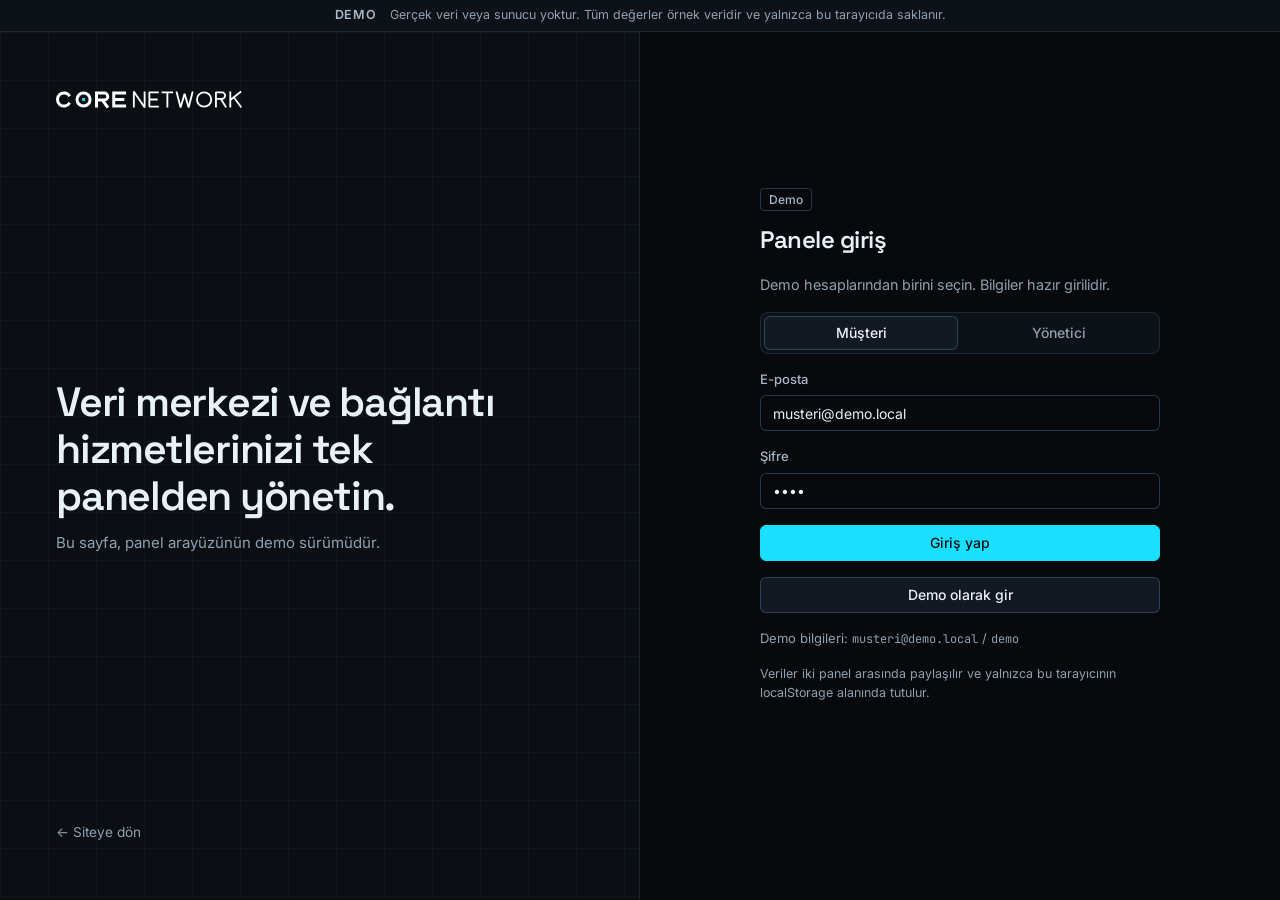
<file: musteri-paneli.html>
<!DOCTYPE html>
<html lang="tr">
<head>
  <meta charset="utf-8">
  <meta name="viewport" content="width=device-width, initial-scale=1, viewport-fit=cover">
  <title>Müşteri Paneli (Demo) | CORENETWORK</title>
  <meta name="description" content="CORENETWORK müşteri paneli demosu. Örnek veri, gerçek sistem değildir.">
  <meta name="robots" content="noindex">
  <meta name="theme-color" content="#07090c">
  <meta name="color-scheme" content="dark">
  <link rel="icon" href="assets/favicon.svg" type="image/svg+xml">
  <link rel="icon" type="image/png" sizes="32x32" href="assets/favicon-32.png">
  <link rel="preconnect" href="https://fonts.googleapis.com">
  <link rel="preconnect" href="https://fonts.gstatic.com" crossorigin>
  <link href="https://fonts.googleapis.com/css2?family=Inter:wght@400;500;600&family=JetBrains+Mono:wght@400;500&family=Space+Grotesk:wght@400;500;600;700&display=swap" rel="stylesheet">
  <link rel="stylesheet" href="css/style.css">
  <link rel="stylesheet" href="css/panel.css">
</head>
<body class="panel-body">
  <a class="skip" href="#main">İçeriğe geç</a>
  <div class="demo-strip" role="note"><strong>DEMO</strong><span>Gerçek veri veya sunucu yoktur. Tüm değerler örnek veridir ve yalnızca bu tarayıcıda saklanır.</span></div>
  <div class="app" id="app"><noscript><p class="empty">Bu demo panelin çalışması için JavaScript gereklidir.</p></noscript></div>
  <div class="toasts" id="toasts" role="status" aria-live="polite"></div>
  <script type="module" src="js/panel-customer.js"></script>
</body>
</html>
</file>
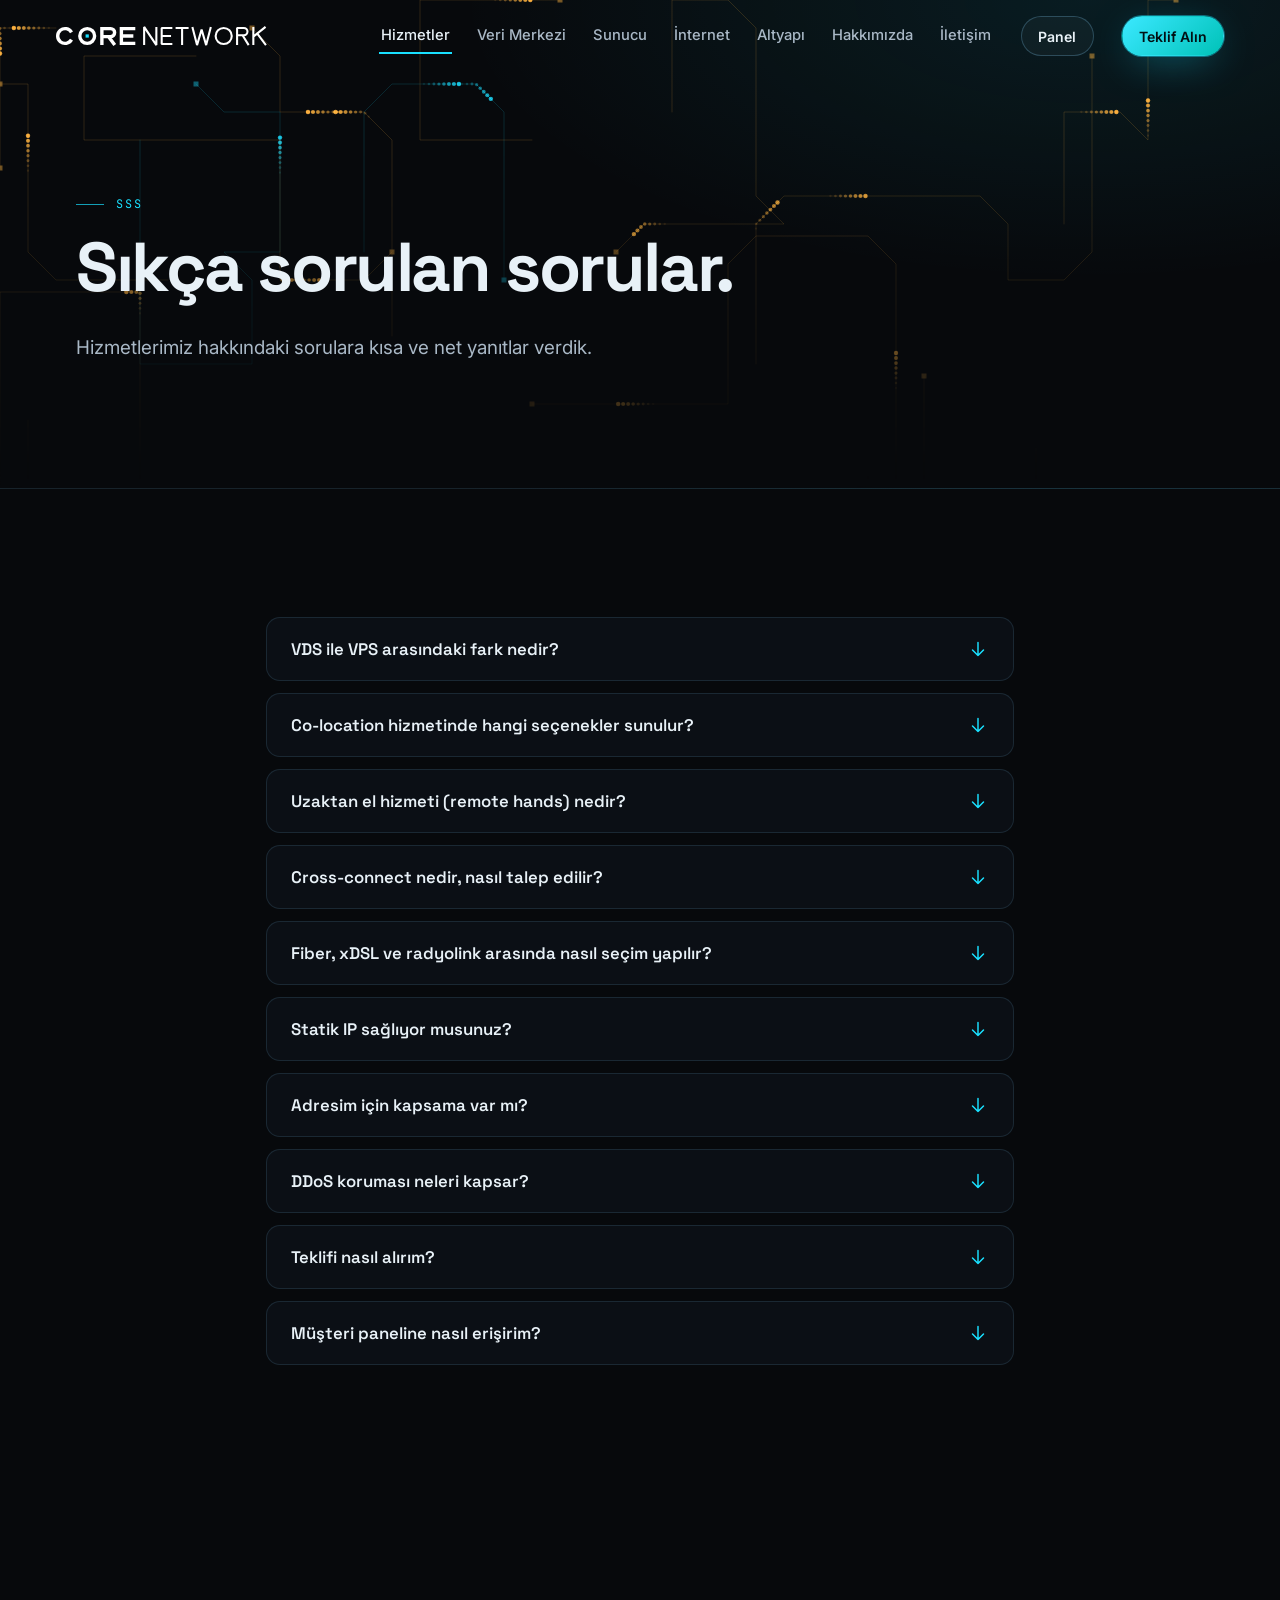
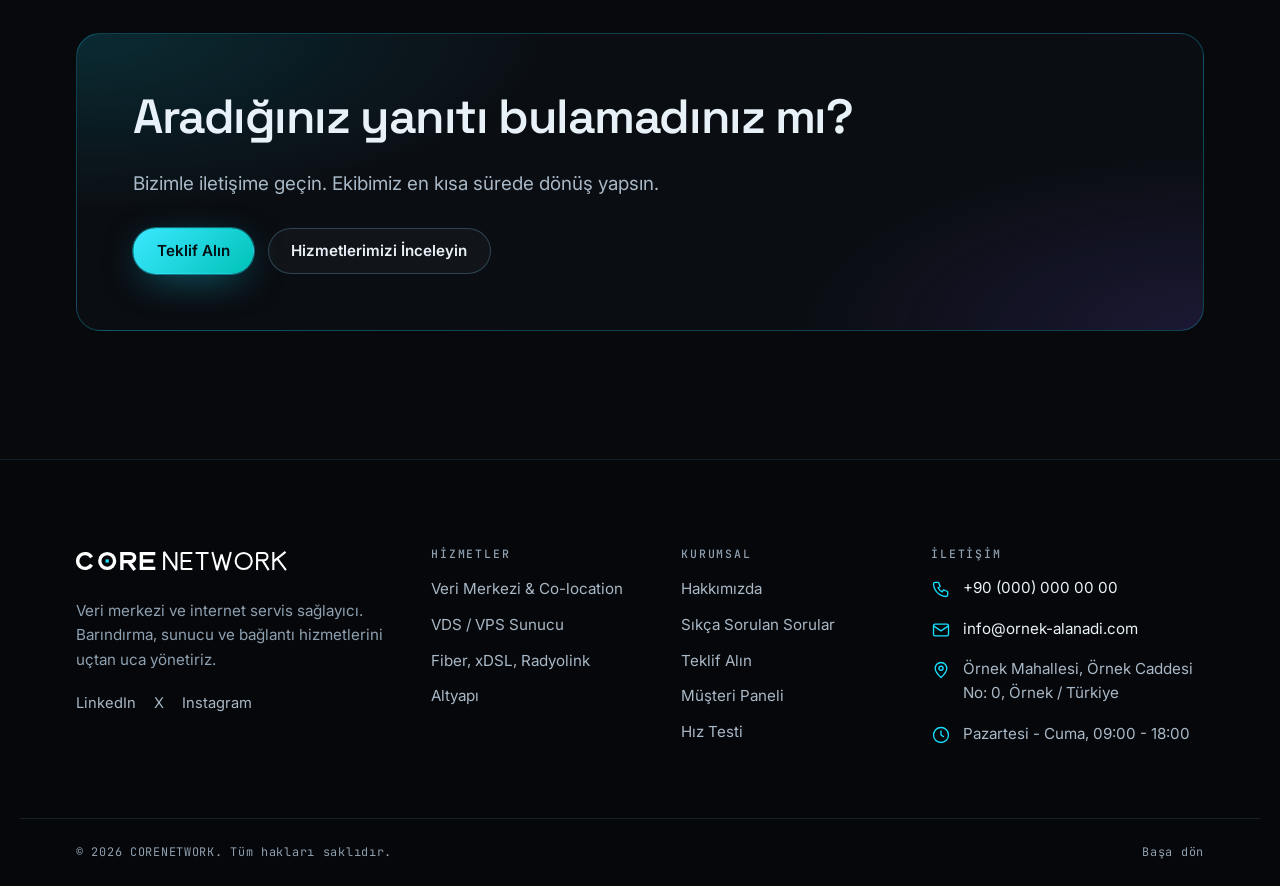
<file: sss.html>
<!DOCTYPE html>
<html lang="tr" class="no-js">
<head>
  <meta charset="utf-8">
  <meta name="viewport" content="width=device-width, initial-scale=1, viewport-fit=cover">
  <title>Sıkça Sorulan Sorular | CORENETWORK</title>
  <meta name="description" content="CORENETWORK hizmetleri hakkında sıkça sorulan sorular: VDS/VPS farkı, co-location, remote hands, cross-connect, fiber, xDSL ve radyolink.">
  <meta name="theme-color" content="#07090c">
  <meta name="color-scheme" content="dark">
  <link rel="canonical" href="https://ta1rjv.github.io/corenetwork/sss.html">
  <meta property="og:type" content="website">
  <meta property="og:locale" content="tr_TR">
  <meta property="og:site_name" content="CORENETWORK">
  <meta property="og:title" content="Sıkça Sorulan Sorular | CORENETWORK">
  <meta property="og:description" content="CORENETWORK hizmetleri hakkında sıkça sorulan sorular: VDS/VPS farkı, co-location, remote hands, cross-connect, fiber, xDSL ve radyolink.">
  <meta property="og:url" content="https://ta1rjv.github.io/corenetwork/sss.html">
  <meta property="og:image" content="https://ta1rjv.github.io/corenetwork/assets/og.png">
  <meta name="twitter:card" content="summary_large_image">
  <meta name="twitter:title" content="Sıkça Sorulan Sorular | CORENETWORK">
  <meta name="twitter:description" content="CORENETWORK hizmetleri hakkında sıkça sorulan sorular: VDS/VPS farkı, co-location, remote hands, cross-connect, fiber, xDSL ve radyolink.">
  <meta name="twitter:image" content="https://ta1rjv.github.io/corenetwork/assets/og.png">
  <link rel="icon" href="assets/favicon.svg" type="image/svg+xml">
  <link rel="icon" type="image/png" sizes="32x32" href="assets/favicon-32.png">
  <link rel="preconnect" href="https://fonts.googleapis.com">
  <link rel="preconnect" href="https://fonts.gstatic.com" crossorigin>
  <link href="https://fonts.googleapis.com/css2?family=Inter:wght@400;500;600&family=JetBrains+Mono:wght@400;500&family=Space+Grotesk:wght@400;500;600;700&display=swap" rel="stylesheet">
  <link rel="stylesheet" href="css/style.css">
  <script>
    // Switch the no-js class early; fall back to the static layout if the app never boots.
    document.documentElement.className = document.documentElement.className.replace('no-js', 'js');
    setTimeout(function () {
      if (!window.__booted) document.documentElement.classList.add('static', 'ready');
    }, 4000);
  </script>
</head>
<body class="page-inner" id="top">
  <a class="skip" href="#main">İçeriğe geç</a>
  <svg width="0" height="0" style="position:absolute" aria-hidden="true" focusable="false"><defs><symbol id="i-server" viewBox="0 0 24 24" fill="none" stroke="currentColor" stroke-width="1.6" stroke-linecap="round" stroke-linejoin="round"><rect x="3" y="4" width="18" height="6" rx="1.5"/><rect x="3" y="14" width="18" height="6" rx="1.5"/><path d="M7 7h.01M7 17h.01M11 7h6M11 17h6"/></symbol><symbol id="i-rack" viewBox="0 0 24 24" fill="none" stroke="currentColor" stroke-width="1.6" stroke-linecap="round" stroke-linejoin="round"><rect x="5" y="2.5" width="14" height="19" rx="1.5"/><path d="M5 8h14M5 13h14M8.5 5.2h.01M8.5 10.5h.01M8.5 16h.01M12 18.5h4"/></symbol><symbol id="i-cpu" viewBox="0 0 24 24" fill="none" stroke="currentColor" stroke-width="1.6" stroke-linecap="round" stroke-linejoin="round"><rect x="7" y="7" width="10" height="10" rx="1.5"/><path d="M10 10h4v4h-4zM9 3v4M15 3v4M9 17v4M15 17v4M3 9h4M3 15h4M17 9h4M17 15h4"/></symbol><symbol id="i-fiber" viewBox="0 0 24 24" fill="none" stroke="currentColor" stroke-width="1.6" stroke-linecap="round" stroke-linejoin="round"><path d="M3 12h4l2-5 3 10 3-8 2 3h4"/></symbol><symbol id="i-radio" viewBox="0 0 24 24" fill="none" stroke="currentColor" stroke-width="1.6" stroke-linecap="round" stroke-linejoin="round"><path d="M12 12v9M8 21h8M12 12l-3 9M12 12l3 9"/><circle cx="12" cy="9" r="1.5"/><path d="M8.2 5.8a5.4 5.4 0 000 6.4M15.8 5.8a5.4 5.4 0 010 6.4M5.6 3.4a9 9 0 000 11.2M18.4 3.4a9 9 0 010 11.2"/></symbol><symbol id="i-network" viewBox="0 0 24 24" fill="none" stroke="currentColor" stroke-width="1.6" stroke-linecap="round" stroke-linejoin="round"><circle cx="12" cy="5" r="2"/><circle cx="5" cy="19" r="2"/><circle cx="19" cy="19" r="2"/><path d="M12 7v5M12 12l-6 5M12 12l6 5"/></symbol><symbol id="i-shield" viewBox="0 0 24 24" fill="none" stroke="currentColor" stroke-width="1.6" stroke-linecap="round" stroke-linejoin="round"><path d="M12 3l8 3v6c0 5-3.5 8-8 9-4.5-1-8-4-8-9V6z"/><path d="M9 12l2 2 4-4"/></symbol><symbol id="i-bolt" viewBox="0 0 24 24" fill="none" stroke="currentColor" stroke-width="1.6" stroke-linecap="round" stroke-linejoin="round"><path d="M13 2L5 14h6l-1 8 8-12h-6z"/></symbol><symbol id="i-snow" viewBox="0 0 24 24" fill="none" stroke="currentColor" stroke-width="1.6" stroke-linecap="round" stroke-linejoin="round"><path d="M12 2v20M4.5 6.5l15 11M19.5 6.5l-15 11M9 3.5l3 2 3-2M9 20.5l3-2 3 2"/></symbol><symbol id="i-terminal" viewBox="0 0 24 24" fill="none" stroke="currentColor" stroke-width="1.6" stroke-linecap="round" stroke-linejoin="round"><rect x="3" y="4" width="18" height="16" rx="2"/><path d="M7 9l3 3-3 3M12 15h5"/></symbol><symbol id="i-link" viewBox="0 0 24 24" fill="none" stroke="currentColor" stroke-width="1.6" stroke-linecap="round" stroke-linejoin="round"><path d="M10 14a4 4 0 005.7 0l3-3a4 4 0 00-5.7-5.7l-1 1"/><path d="M14 10a4 4 0 00-5.7 0l-3 3a4 4 0 005.7 5.7l1-1"/></symbol><symbol id="i-lock" viewBox="0 0 24 24" fill="none" stroke="currentColor" stroke-width="1.6" stroke-linecap="round" stroke-linejoin="round"><rect x="5" y="11" width="14" height="10" rx="2"/><path d="M8 11V8a4 4 0 018 0v3"/></symbol><symbol id="i-clock" viewBox="0 0 24 24" fill="none" stroke="currentColor" stroke-width="1.6" stroke-linecap="round" stroke-linejoin="round"><circle cx="12" cy="12" r="9"/><path d="M12 7v5l3 2"/></symbol><symbol id="i-pin" viewBox="0 0 24 24" fill="none" stroke="currentColor" stroke-width="1.6" stroke-linecap="round" stroke-linejoin="round"><path d="M12 21s7-6.2 7-11a7 7 0 10-14 0c0 4.8 7 11 7 11z"/><circle cx="12" cy="10" r="2.5"/></symbol><symbol id="i-phone" viewBox="0 0 24 24" fill="none" stroke="currentColor" stroke-width="1.6" stroke-linecap="round" stroke-linejoin="round"><path d="M5 4h4l2 5-2.5 1.5a11 11 0 005 5L15 13l5 2v4a2 2 0 01-2 2A16 16 0 013 6a2 2 0 012-2z"/></symbol><symbol id="i-mail" viewBox="0 0 24 24" fill="none" stroke="currentColor" stroke-width="1.6" stroke-linecap="round" stroke-linejoin="round"><rect x="3" y="5" width="18" height="14" rx="2"/><path d="M3 7l9 6 9-6"/></symbol><symbol id="i-arrow" viewBox="0 0 24 24" fill="none" stroke="currentColor" stroke-width="1.6" stroke-linecap="round" stroke-linejoin="round"><path d="M5 12h14M13 6l6 6-6 6"/></symbol><symbol id="i-check" viewBox="0 0 24 24" fill="none" stroke="currentColor" stroke-width="1.6" stroke-linecap="round" stroke-linejoin="round"><path d="M5 12.5l4.5 4.5L19 7.5"/></symbol><symbol id="i-globe" viewBox="0 0 24 24" fill="none" stroke="currentColor" stroke-width="1.6" stroke-linecap="round" stroke-linejoin="round"><circle cx="12" cy="12" r="9"/><path d="M3 12h18M12 3c3 3 3 15 0 18M12 3c-3 3-3 15 0 18"/></symbol><symbol id="i-db" viewBox="0 0 24 24" fill="none" stroke="currentColor" stroke-width="1.6" stroke-linecap="round" stroke-linejoin="round"><ellipse cx="12" cy="6" rx="8" ry="3"/><path d="M4 6v12c0 1.7 3.6 3 8 3s8-1.3 8-3V6M4 12c0 1.7 3.6 3 8 3s8-1.3 8-3"/></symbol><symbol id="i-panel" viewBox="0 0 24 24" fill="none" stroke="currentColor" stroke-width="1.6" stroke-linecap="round" stroke-linejoin="round"><rect x="3" y="4" width="18" height="14" rx="2"/><path d="M8 21h8M12 18v3M7 14l3-3 3 2 4-5"/></symbol><symbol id="i-eye" viewBox="0 0 24 24" fill="none" stroke="currentColor" stroke-width="1.6" stroke-linecap="round" stroke-linejoin="round"><path d="M2 12s4-7 10-7 10 7 10 7-4 7-10 7S2 12 2 12z"/><circle cx="12" cy="12" r="3"/></symbol><symbol id="i-users" viewBox="0 0 24 24" fill="none" stroke="currentColor" stroke-width="1.6" stroke-linecap="round" stroke-linejoin="round"><circle cx="9" cy="8" r="3.5"/><path d="M2.5 20c0-3.6 3-6 6.5-6s6.5 2.4 6.5 6M16 4.8a3.5 3.5 0 010 6.4M18 14.4c2 .7 3.5 2.6 3.5 5.6"/></symbol><symbol id="i-layers" viewBox="0 0 24 24" fill="none" stroke="currentColor" stroke-width="1.6" stroke-linecap="round" stroke-linejoin="round"><path d="M12 3l9 5-9 5-9-5zM3 13l9 5 9-5M3 17.5l9 5 9-5" /></symbol><symbol id="i-wifi" viewBox="0 0 24 24" fill="none" stroke="currentColor" stroke-width="1.6" stroke-linecap="round" stroke-linejoin="round"><path d="M2 9a15 15 0 0120 0M5 12.5a10.5 10.5 0 0114 0M8.5 16a5.5 5.5 0 017 0"/><circle cx="12" cy="19" r="1"/></symbol><symbol id="i-home" viewBox="0 0 24 24" fill="none" stroke="currentColor" stroke-width="1.6" stroke-linecap="round" stroke-linejoin="round"><path d="M3 11l9-8 9 8M5 10v10h14V10M10 20v-6h4v6"/></symbol><symbol id="i-building" viewBox="0 0 24 24" fill="none" stroke="currentColor" stroke-width="1.6" stroke-linecap="round" stroke-linejoin="round"><rect x="5" y="3" width="14" height="18" rx="1.5"/><path d="M9 7h2M13 7h2M9 11h2M13 11h2M9 15h2M13 15h2M10 21v-3h4v3"/></symbol></defs></svg>
  
  <header class="site-header">
  <div class="header-in">
    <a class="brand" href="index.html" aria-label="CORENETWORK ana sayfa"><svg class="logo" viewBox="0 0 324 40" role="img" aria-label="CORENETWORK" focusable="false">
<g class="lg-core" fill="none" stroke="currentColor" stroke-width="5.2" stroke-linejoin="miter"><path d="M23.87 14.3A11.4 11.4 0 1 0 23.87 25.7"/><circle cx="48" cy="20" r="11.4"/><path d="M70.6 34V8.6H84A6.2 6.2 0 0 1 84 21H70.6M81 21L90.4 34"/><path d="M122 8.6H100.6V31.4H122M100.6 20H119"/></g>
<rect x="45.5" y="17.5" width="5" height="5" fill="#19e0ff"/>
<g class="lg-net" fill="none" stroke="currentColor" stroke-width="3.2" stroke-linejoin="bevel"><path d="M135.6 34V6L154.4 34V6"/><path d="M179 7.6H162.6V32.4H179M162.6 20H177"/><path d="M184 7.6H204M194 7.6V34"/><path d="M209.8 6L217 34L224 10L231 34L238.2 6"/><circle cx="258" cy="20" r="12.4"/><path d="M278.6 34V7.6H289A5.6 5.6 0 0 1 289 18.8H278.6M287 18.8L296.4 34"/><path d="M303.6 34V6M322.4 6L303.6 21M310 16.6L323 34"/></g>
</svg></a>
    <nav id="site-nav" class="nav" aria-label="Ana menü">
      <ul><li><a href="hizmetler.html" aria-current="page">Hizmetler</a></li><li><a href="veri-merkezi.html">Veri Merkezi</a></li><li><a href="sunucu.html">Sunucu</a></li><li><a href="internet.html">İnternet</a></li><li><a href="altyapi.html">Altyapı</a></li><li><a href="hakkimizda.html">Hakkımızda</a></li><li><a href="iletisim.html">İletişim</a></li></ul>
      <a class="btn btn-ghost btn-sm nav-cta" href="giris.html" data-cfg-href="panelUrl">Panel</a>
      <a class="btn btn-primary btn-sm nav-cta" href="iletisim.html#teklif">Teklif Alın</a>
    </nav>
    <button class="nav-toggle" type="button" aria-expanded="false" aria-controls="site-nav" aria-label="Menüyü aç"><span></span><span></span><span></span></button>
  </div>
</header>
  <main id="main" tabindex="-1">

<section class="page-hero" aria-labelledby="page-title">
  <canvas class="accent" data-accent="amber" aria-hidden="true"></canvas>
  <div class="wrap page-hero-in">
    <p class="eyebrow mono">SSS</p>
    <h1 id="page-title" class="h1">Sıkça sorulan sorular.</h1>
    <p class="lead">Hizmetlerimiz hakkındaki sorulara kısa ve net yanıtlar verdik.</p>
    
  </div>
</section>
<section class="section" aria-label="Sorular">
  <div class="wrap narrow">
    <div class="faq">
      <details class="faq-item reveal"><summary><span>VDS ile VPS arasındaki fark nedir?</span><svg class="ico faq-ico" aria-hidden="true" focusable="false"><use href="#i-arrow"/></svg></summary><div class="faq-a"><p>VPS’te fiziksel sunucunun kaynakları sanal sunucular arasında paylaşılır. VDS’te kaynaklar size ayrılır ve performans daha öngörülebilir olur. Ayrıntılar için <a href="sunucu.html#vds-vps">VDS / VPS sayfamızı</a> inceleyin.</p></div></details>
      <details class="faq-item reveal"><summary><span>Co-location hizmetinde hangi seçenekler sunulur?</span><svg class="ico faq-ico" aria-hidden="true" focusable="false"><use href="#i-arrow"/></svg></summary><div class="faq-a"><p>Tam kabin, yarım kabin ve U bazında barındırma seçenekleri sunarız. Uygun yerleşimi teklif sürecinde belirleriz.</p></div></details>
      <details class="faq-item reveal"><summary><span>Uzaktan el hizmeti (remote hands) nedir?</span><svg class="ico faq-ico" aria-hidden="true" focusable="false"><use href="#i-arrow"/></svg></summary><div class="faq-a"><p>Veri merkezine gelmeden, ekibimizden yerinde işlem talep etmenizdir: kablo değişimi, cihaz yeniden başlatma ve görsel kontrol gibi. Kapsamı teklif sürecinde belirleriz.</p></div></details>
      <details class="faq-item reveal"><summary><span>Cross-connect nedir, nasıl talep edilir?</span><svg class="ico faq-ico" aria-hidden="true" focusable="false"><use href="#i-arrow"/></svg></summary><div class="faq-a"><p>Kabininizin aynı tesisteki başka bir müşteriye veya servis sağlayıcıya doğrudan fiziksel bağlantıyla bağlanmasıdır. Talebinizi <a href="iletisim.html#teklif">teklif formu</a> üzerinden iletebilirsiniz.</p></div></details>
      <details class="faq-item reveal"><summary><span>Fiber, xDSL ve radyolink arasında nasıl seçim yapılır?</span><svg class="ico faq-ico" aria-hidden="true" focusable="false"><use href="#i-arrow"/></svg></summary><div class="faq-a"><p>Fiber, simetrik ve kararlı hat sağlar. xDSL, fiber bulunmayan bölgelerde yaygın erişim sunar. Radyolink, kablosuz noktadan noktaya bağlantıyla fiberin ulaşmadığı noktalara çözüm getirir. Adresiniz için <a href="internet.html#kapsama">kapsama sorgusu</a> yapabilirsiniz.</p></div></details>
      <details class="faq-item reveal"><summary><span>Statik IP sağlıyor musunuz?</span><svg class="ico faq-ico" aria-hidden="true" focusable="false"><use href="#i-arrow"/></svg></summary><div class="faq-a"><p>Evet. Statik IP seçeneklerimiz bulunur. Teklif talebinizde ihtiyacınızı belirtmeniz yeterlidir.</p></div></details>
      <details class="faq-item reveal"><summary><span>Adresim için kapsama var mı?</span><svg class="ico faq-ico" aria-hidden="true" focusable="false"><use href="#i-arrow"/></svg></summary><div class="faq-a"><p><a href="internet.html#kapsama">Kapsama Sorgulayın</a> formuna adresinizi yazın. Bilgilerinizi teklif formuna taşırız, ekibimiz uygunluğu değerlendirip size dönüş yapar.</p></div></details>
      <details class="faq-item reveal"><summary><span>DDoS koruması neleri kapsar?</span><svg class="ico faq-ico" aria-hidden="true" focusable="false"><use href="#i-arrow"/></svg></summary><div class="faq-a"><p>Sunucu hizmetlerimizde DDoS koruması bulunur. Koruma kapsamı hizmet planına göre yapılandırılır; ayrıntıları teklif sürecinde paylaşırız.</p></div></details>
      <details class="faq-item reveal"><summary><span>Teklifi nasıl alırım?</span><svg class="ico faq-ico" aria-hidden="true" focusable="false"><use href="#i-arrow"/></svg></summary><div class="faq-a"><p><a href="iletisim.html#teklif">Teklif formunu</a> doldurun. Ekibimiz talebinizi değerlendirir ve sizinle iletişime geçer.</p></div></details>
      <details class="faq-item reveal"><summary><span>Müşteri paneline nasıl erişirim?</span><svg class="ico faq-ico" aria-hidden="true" focusable="false"><use href="#i-arrow"/></svg></summary><div class="faq-a"><p>Panel bağlantısı sayfa altındaki “Müşteri Paneli” bağlantısında yer alır.</p></div></details>
    </div>
  </div>
</section>
<section class="section" aria-label="Teklif">
  <div class="wrap">
    <div class="cta-band reveal">
      <div>
        <h2 class="h2">Aradığınız yanıtı bulamadınız mı?</h2>
        <p class="lead">Bizimle iletişime geçin. Ekibimiz en kısa sürede dönüş yapsın.</p>
      </div>
      <div class="cta-actions">
        <a class="btn btn-primary" href="iletisim.html#teklif">Teklif Alın</a>
        <a class="btn btn-ghost" href="hizmetler.html">Hizmetlerimizi İnceleyin</a>
      </div>
    </div>
  </div>
</section>
  </main>
  <footer class="site-footer">
  <div class="wrap footer-grid">
    <div class="footer-brand">
      <a class="brand" href="index.html" aria-label="CORENETWORK ana sayfa"><svg class="logo" viewBox="0 0 324 40" role="img" aria-label="CORENETWORK" focusable="false">
<g class="lg-core" fill="none" stroke="currentColor" stroke-width="5.2" stroke-linejoin="miter"><path d="M23.87 14.3A11.4 11.4 0 1 0 23.87 25.7"/><circle cx="48" cy="20" r="11.4"/><path d="M70.6 34V8.6H84A6.2 6.2 0 0 1 84 21H70.6M81 21L90.4 34"/><path d="M122 8.6H100.6V31.4H122M100.6 20H119"/></g>
<rect x="45.5" y="17.5" width="5" height="5" fill="#19e0ff"/>
<g class="lg-net" fill="none" stroke="currentColor" stroke-width="3.2" stroke-linejoin="bevel"><path d="M135.6 34V6L154.4 34V6"/><path d="M179 7.6H162.6V32.4H179M162.6 20H177"/><path d="M184 7.6H204M194 7.6V34"/><path d="M209.8 6L217 34L224 10L231 34L238.2 6"/><circle cx="258" cy="20" r="12.4"/><path d="M278.6 34V7.6H289A5.6 5.6 0 0 1 289 18.8H278.6M287 18.8L296.4 34"/><path d="M303.6 34V6M322.4 6L303.6 21M310 16.6L323 34"/></g>
</svg></a>
      <p>Veri merkezi ve internet servis sağlayıcı. Barındırma, sunucu ve bağlantı hizmetlerini uçtan uca yönetiriz.</p>
      <ul class="socials" data-socials>
        <li><a href="https://www.linkedin.com/company/ornek-firma" target="_blank" rel="noopener noreferrer">LinkedIn</a></li>
        <li><a href="https://x.com/ornekfirma" target="_blank" rel="noopener noreferrer">X</a></li>
        <li><a href="https://www.instagram.com/ornekfirma" target="_blank" rel="noopener noreferrer">Instagram</a></li>
      </ul>
    </div>
    <nav aria-label="Hizmetler">
      <h2 class="foot-h mono">Hizmetler</h2>
      <ul>
        <li><a href="veri-merkezi.html">Veri Merkezi &amp; Co-location</a></li>
        <li><a href="sunucu.html">VDS / VPS Sunucu</a></li>
        <li><a href="internet.html">Fiber, xDSL, Radyolink</a></li>
        <li><a href="altyapi.html">Altyapı</a></li>
      </ul>
    </nav>
    <nav aria-label="Kurumsal">
      <h2 class="foot-h mono">Kurumsal</h2>
      <ul>
        <li><a href="hakkimizda.html">Hakkımızda</a></li>
        <li><a href="sss.html">Sıkça Sorulan Sorular</a></li>
        <li><a href="iletisim.html#teklif">Teklif Alın</a></li>
        <li><a href="giris.html" data-cfg-href="panelUrl">Müşteri Paneli</a></li>
        <li><a href="https://hiztesti.ornek-alanadi.com" data-cfg-href="speedTestUrl" target="_blank" rel="noopener noreferrer">Hız Testi</a></li>
      </ul>
    </nav>
    <div>
      <h2 class="foot-h mono">İletişim</h2>
      <ul class="contact-list">
        <li><svg class="ico" aria-hidden="true" focusable="false"><use href="#i-phone"/></svg><a href="tel:+900000000000" data-cfg-href="phoneHref" data-cfg="phone">+90 (000) 000 00 00</a></li>
        <li><svg class="ico" aria-hidden="true" focusable="false"><use href="#i-mail"/></svg><a href="mailto:info@ornek-alanadi.com" data-cfg-href="emailHref" data-cfg="email">info@ornek-alanadi.com</a></li>
        <li><svg class="ico" aria-hidden="true" focusable="false"><use href="#i-pin"/></svg><span data-cfg="address">Örnek Mahallesi, Örnek Caddesi No: 0, Örnek / Türkiye</span></li>
        <li><svg class="ico" aria-hidden="true" focusable="false"><use href="#i-clock"/></svg><span data-cfg="workingHours">Pazartesi - Cuma, 09:00 - 18:00</span></li>
      </ul>
    </div>
  </div>
  <div class="wrap footer-bottom mono">
    <span>© <span data-year>2026</span> <span data-cfg="companyName">CORENETWORK</span>. Tüm hakları saklıdır.</span>
    <a href="#top" class="to-top">Başa dön</a>
  </div>
</footer>
  
  <div class="page-fade" aria-hidden="true"></div>
  <script type="module" src="js/common.js"></script>
</body>
</html>
</file>
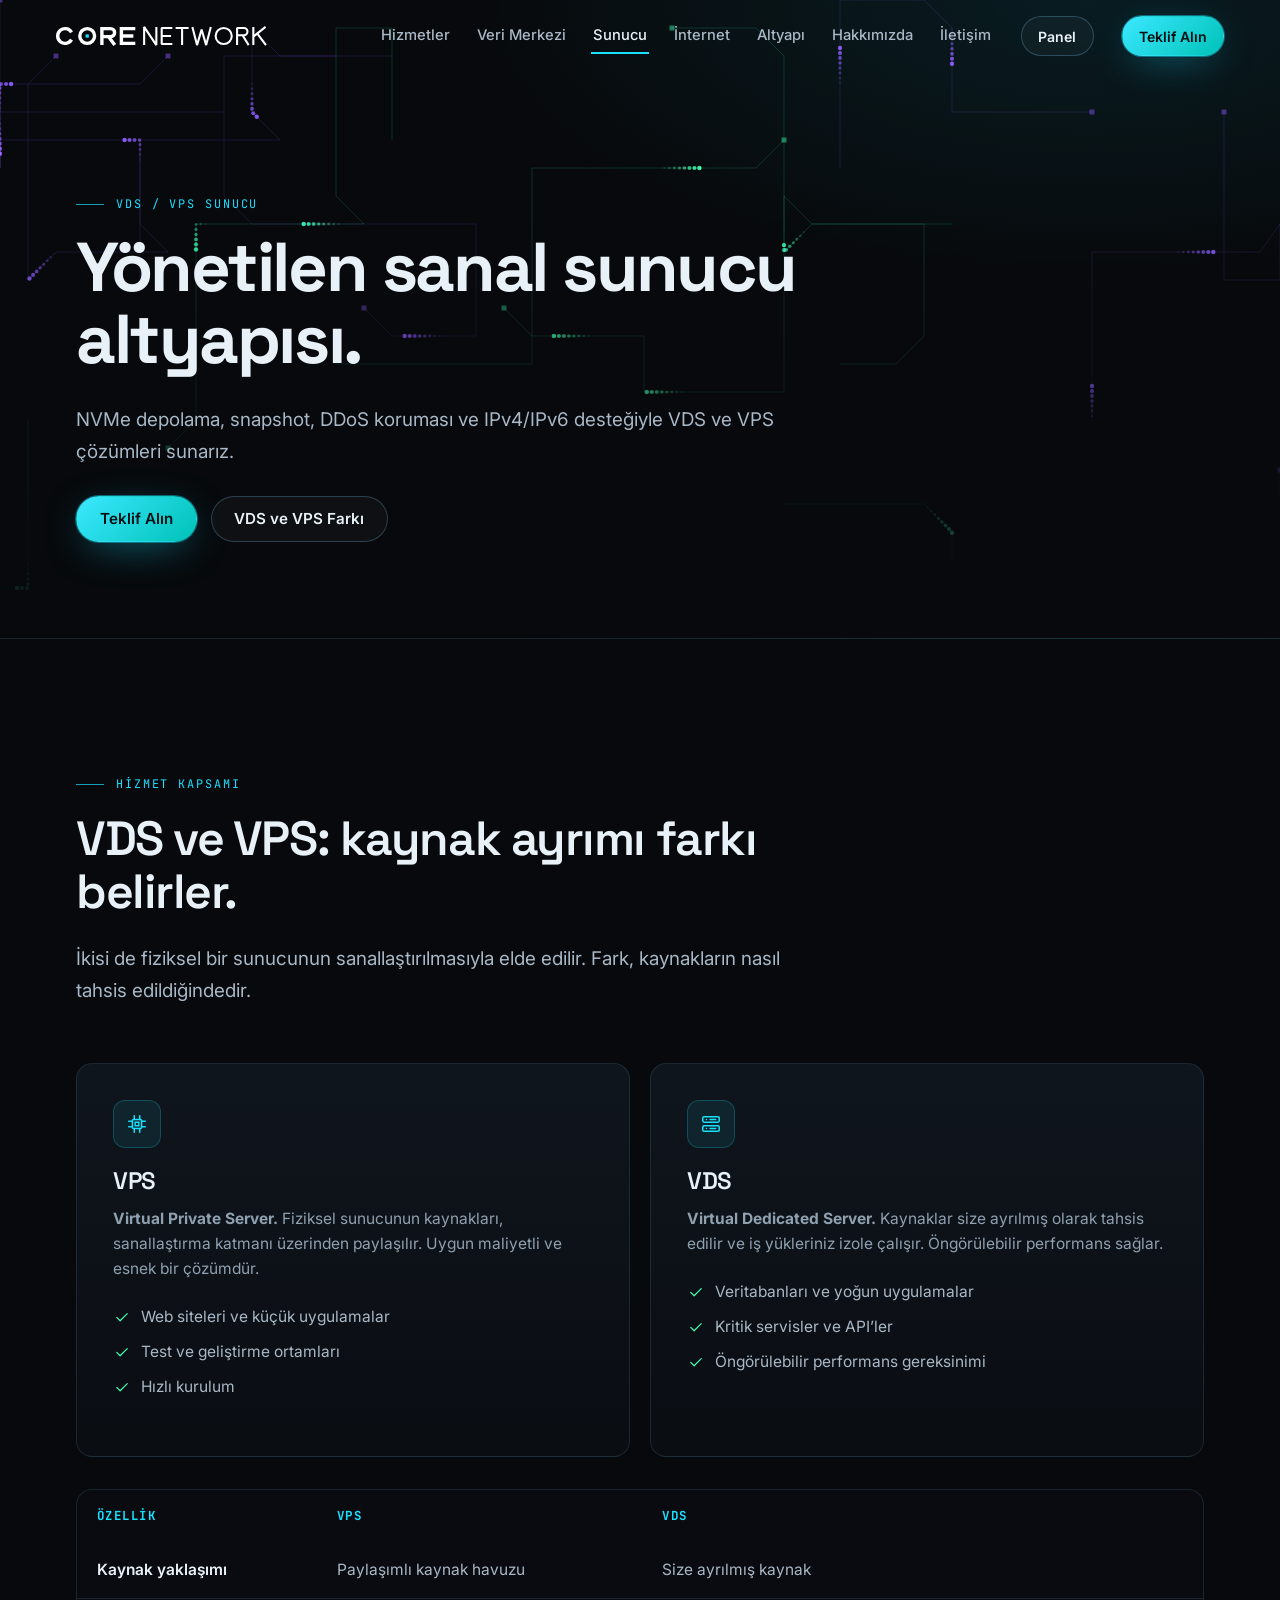
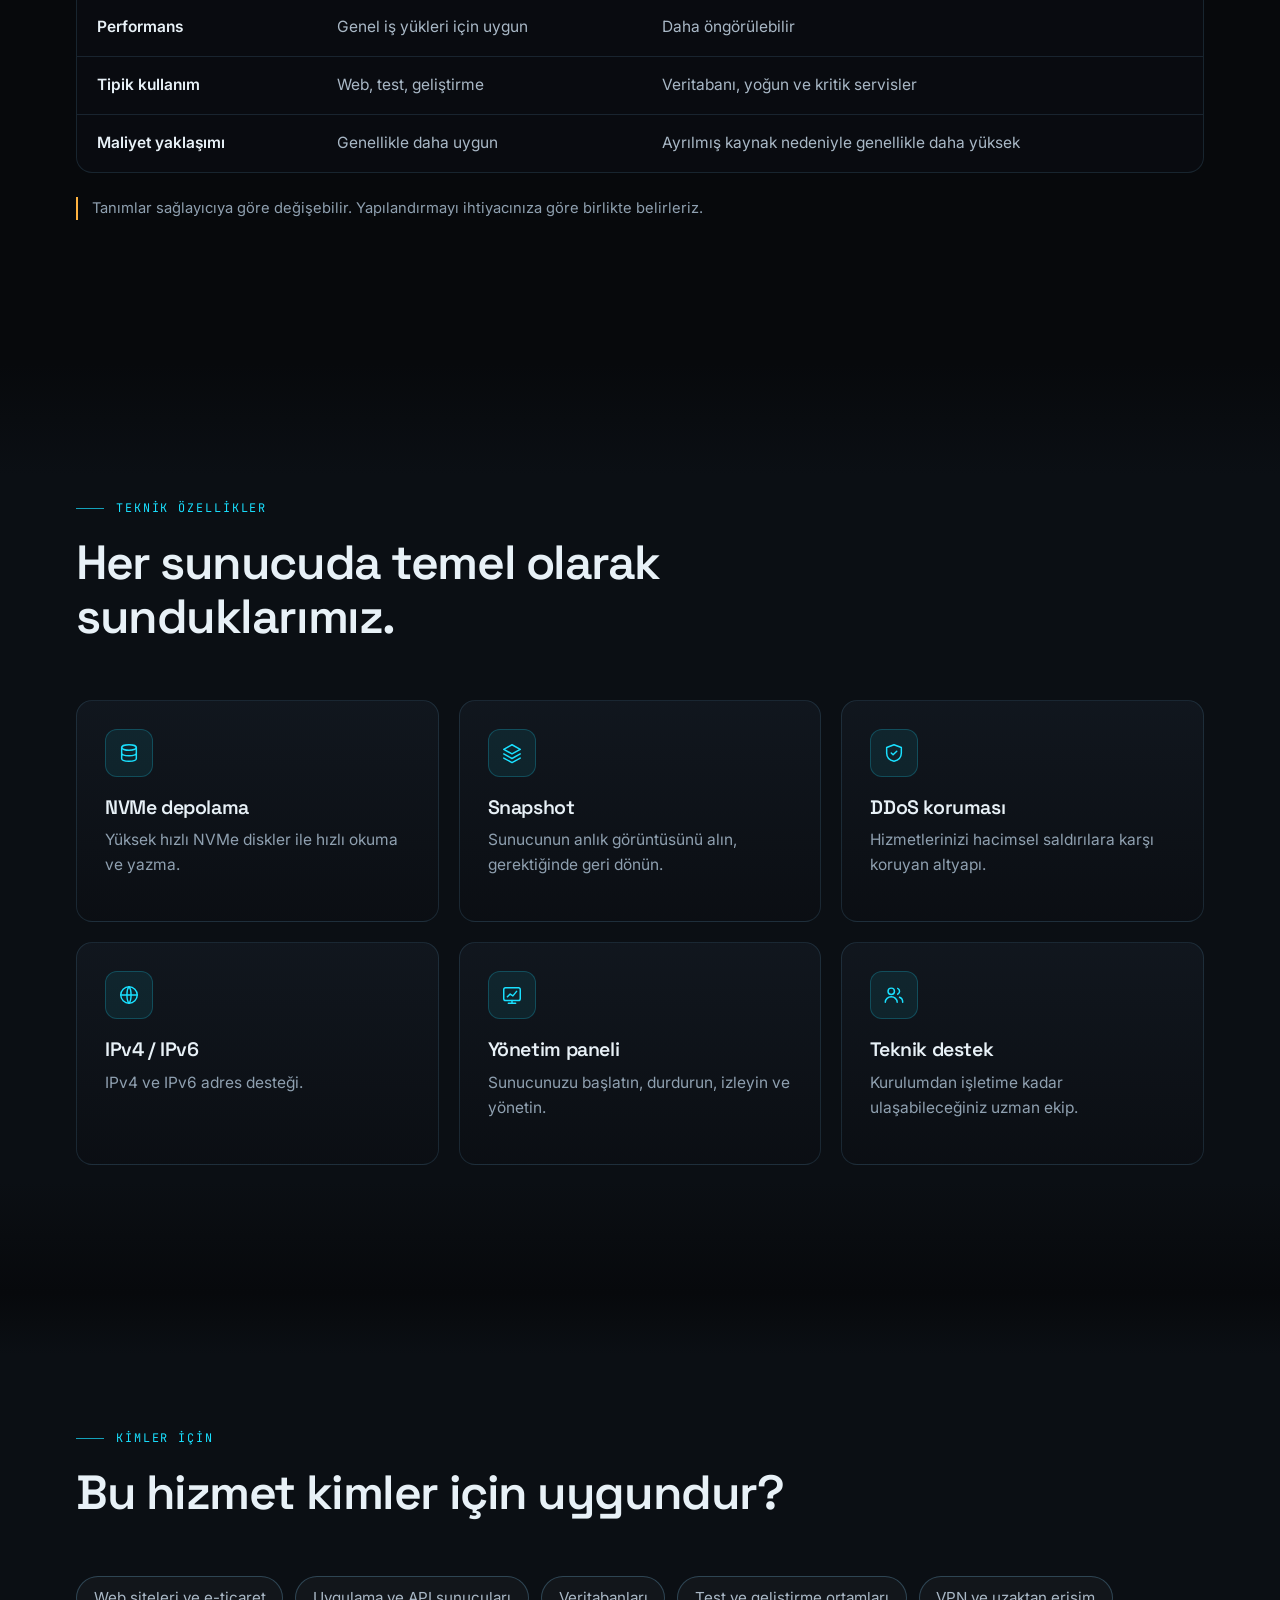
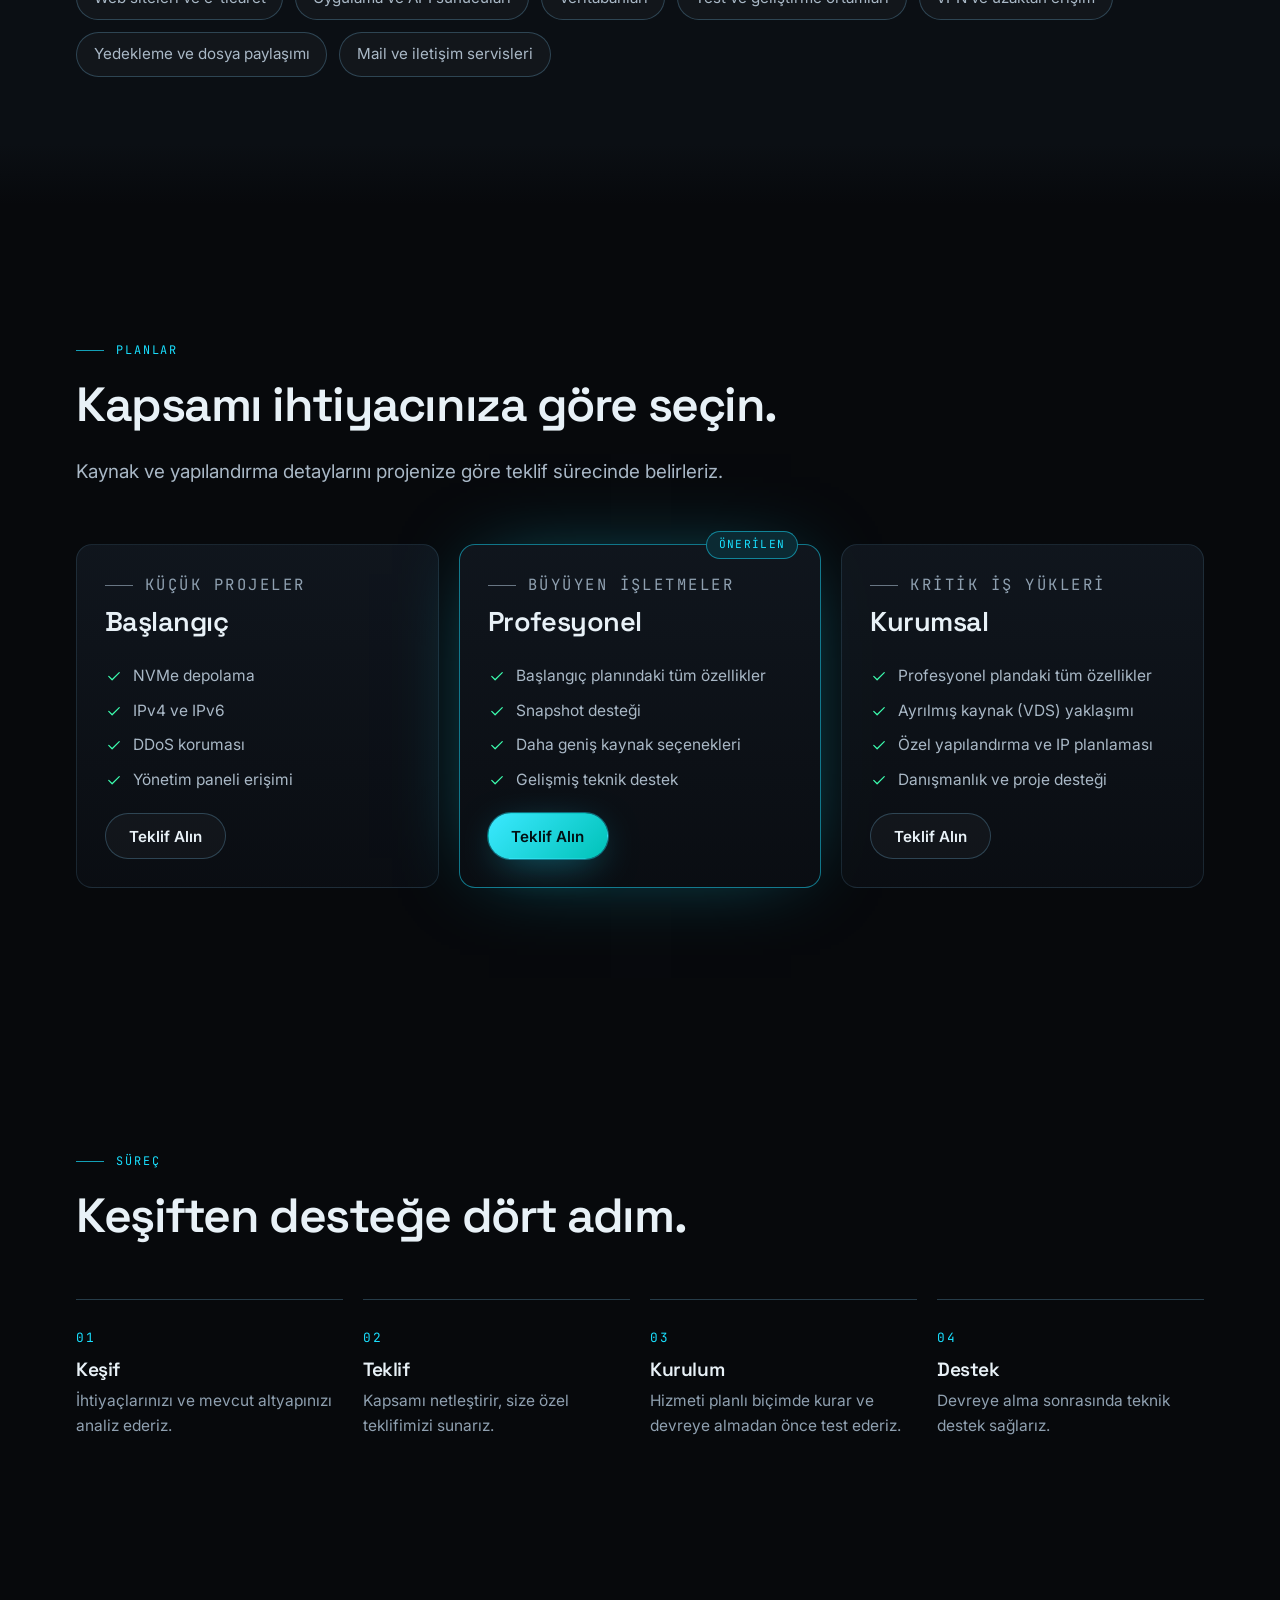
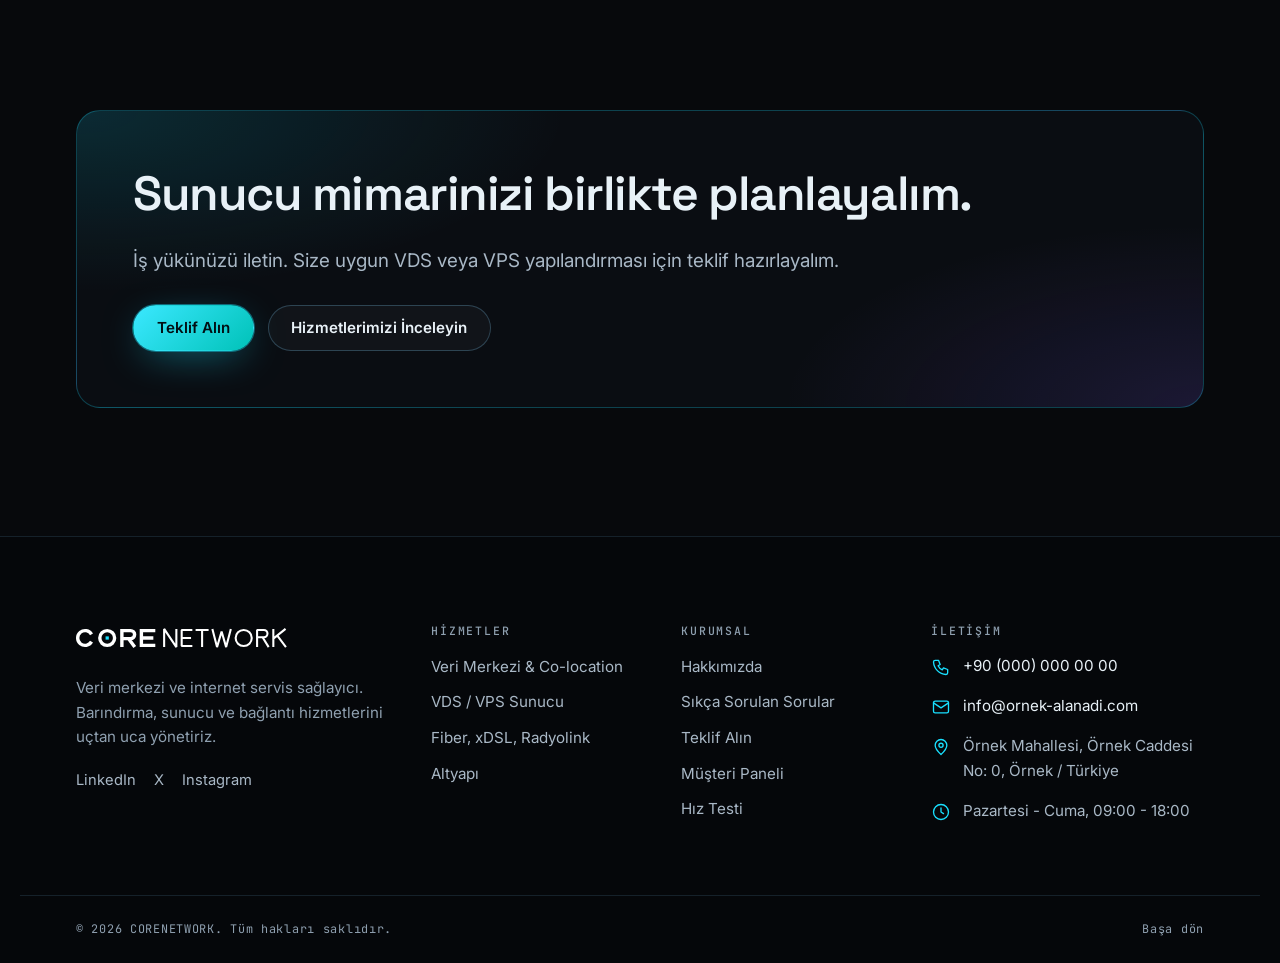
<file: sunucu.html>
<!DOCTYPE html>
<html lang="tr" class="no-js">
<head>
  <meta charset="utf-8">
  <meta name="viewport" content="width=device-width, initial-scale=1, viewport-fit=cover">
  <title>VDS ve VPS Sunucu | CORENETWORK</title>
  <meta name="description" content="VDS ve VPS sanal sunucu hizmetleri: NVMe depolama, snapshot, DDoS koruması, IPv4/IPv6 ve yönetim paneli. VDS ile VPS farkı.">
  <meta name="theme-color" content="#07090c">
  <meta name="color-scheme" content="dark">
  <link rel="canonical" href="https://ta1rjv.github.io/corenetwork/sunucu.html">
  <meta property="og:type" content="website">
  <meta property="og:locale" content="tr_TR">
  <meta property="og:site_name" content="CORENETWORK">
  <meta property="og:title" content="VDS ve VPS Sunucu | CORENETWORK">
  <meta property="og:description" content="VDS ve VPS sanal sunucu hizmetleri: NVMe depolama, snapshot, DDoS koruması, IPv4/IPv6 ve yönetim paneli. VDS ile VPS farkı.">
  <meta property="og:url" content="https://ta1rjv.github.io/corenetwork/sunucu.html">
  <meta property="og:image" content="https://ta1rjv.github.io/corenetwork/assets/og.png">
  <meta name="twitter:card" content="summary_large_image">
  <meta name="twitter:title" content="VDS ve VPS Sunucu | CORENETWORK">
  <meta name="twitter:description" content="VDS ve VPS sanal sunucu hizmetleri: NVMe depolama, snapshot, DDoS koruması, IPv4/IPv6 ve yönetim paneli. VDS ile VPS farkı.">
  <meta name="twitter:image" content="https://ta1rjv.github.io/corenetwork/assets/og.png">
  <link rel="icon" href="assets/favicon.svg" type="image/svg+xml">
  <link rel="icon" type="image/png" sizes="32x32" href="assets/favicon-32.png">
  <link rel="preconnect" href="https://fonts.googleapis.com">
  <link rel="preconnect" href="https://fonts.gstatic.com" crossorigin>
  <link href="https://fonts.googleapis.com/css2?family=Inter:wght@400;500;600&family=JetBrains+Mono:wght@400;500&family=Space+Grotesk:wght@400;500;600;700&display=swap" rel="stylesheet">
  <link rel="stylesheet" href="css/style.css">
  <script>
    // Switch the no-js class early; fall back to the static layout if the app never boots.
    document.documentElement.className = document.documentElement.className.replace('no-js', 'js');
    setTimeout(function () {
      if (!window.__booted) document.documentElement.classList.add('static', 'ready');
    }, 4000);
  </script>
</head>
<body class="page-inner" id="top">
  <a class="skip" href="#main">İçeriğe geç</a>
  <svg width="0" height="0" style="position:absolute" aria-hidden="true" focusable="false"><defs><symbol id="i-server" viewBox="0 0 24 24" fill="none" stroke="currentColor" stroke-width="1.6" stroke-linecap="round" stroke-linejoin="round"><rect x="3" y="4" width="18" height="6" rx="1.5"/><rect x="3" y="14" width="18" height="6" rx="1.5"/><path d="M7 7h.01M7 17h.01M11 7h6M11 17h6"/></symbol><symbol id="i-rack" viewBox="0 0 24 24" fill="none" stroke="currentColor" stroke-width="1.6" stroke-linecap="round" stroke-linejoin="round"><rect x="5" y="2.5" width="14" height="19" rx="1.5"/><path d="M5 8h14M5 13h14M8.5 5.2h.01M8.5 10.5h.01M8.5 16h.01M12 18.5h4"/></symbol><symbol id="i-cpu" viewBox="0 0 24 24" fill="none" stroke="currentColor" stroke-width="1.6" stroke-linecap="round" stroke-linejoin="round"><rect x="7" y="7" width="10" height="10" rx="1.5"/><path d="M10 10h4v4h-4zM9 3v4M15 3v4M9 17v4M15 17v4M3 9h4M3 15h4M17 9h4M17 15h4"/></symbol><symbol id="i-fiber" viewBox="0 0 24 24" fill="none" stroke="currentColor" stroke-width="1.6" stroke-linecap="round" stroke-linejoin="round"><path d="M3 12h4l2-5 3 10 3-8 2 3h4"/></symbol><symbol id="i-radio" viewBox="0 0 24 24" fill="none" stroke="currentColor" stroke-width="1.6" stroke-linecap="round" stroke-linejoin="round"><path d="M12 12v9M8 21h8M12 12l-3 9M12 12l3 9"/><circle cx="12" cy="9" r="1.5"/><path d="M8.2 5.8a5.4 5.4 0 000 6.4M15.8 5.8a5.4 5.4 0 010 6.4M5.6 3.4a9 9 0 000 11.2M18.4 3.4a9 9 0 010 11.2"/></symbol><symbol id="i-network" viewBox="0 0 24 24" fill="none" stroke="currentColor" stroke-width="1.6" stroke-linecap="round" stroke-linejoin="round"><circle cx="12" cy="5" r="2"/><circle cx="5" cy="19" r="2"/><circle cx="19" cy="19" r="2"/><path d="M12 7v5M12 12l-6 5M12 12l6 5"/></symbol><symbol id="i-shield" viewBox="0 0 24 24" fill="none" stroke="currentColor" stroke-width="1.6" stroke-linecap="round" stroke-linejoin="round"><path d="M12 3l8 3v6c0 5-3.5 8-8 9-4.5-1-8-4-8-9V6z"/><path d="M9 12l2 2 4-4"/></symbol><symbol id="i-bolt" viewBox="0 0 24 24" fill="none" stroke="currentColor" stroke-width="1.6" stroke-linecap="round" stroke-linejoin="round"><path d="M13 2L5 14h6l-1 8 8-12h-6z"/></symbol><symbol id="i-snow" viewBox="0 0 24 24" fill="none" stroke="currentColor" stroke-width="1.6" stroke-linecap="round" stroke-linejoin="round"><path d="M12 2v20M4.5 6.5l15 11M19.5 6.5l-15 11M9 3.5l3 2 3-2M9 20.5l3-2 3 2"/></symbol><symbol id="i-terminal" viewBox="0 0 24 24" fill="none" stroke="currentColor" stroke-width="1.6" stroke-linecap="round" stroke-linejoin="round"><rect x="3" y="4" width="18" height="16" rx="2"/><path d="M7 9l3 3-3 3M12 15h5"/></symbol><symbol id="i-link" viewBox="0 0 24 24" fill="none" stroke="currentColor" stroke-width="1.6" stroke-linecap="round" stroke-linejoin="round"><path d="M10 14a4 4 0 005.7 0l3-3a4 4 0 00-5.7-5.7l-1 1"/><path d="M14 10a4 4 0 00-5.7 0l-3 3a4 4 0 005.7 5.7l1-1"/></symbol><symbol id="i-lock" viewBox="0 0 24 24" fill="none" stroke="currentColor" stroke-width="1.6" stroke-linecap="round" stroke-linejoin="round"><rect x="5" y="11" width="14" height="10" rx="2"/><path d="M8 11V8a4 4 0 018 0v3"/></symbol><symbol id="i-clock" viewBox="0 0 24 24" fill="none" stroke="currentColor" stroke-width="1.6" stroke-linecap="round" stroke-linejoin="round"><circle cx="12" cy="12" r="9"/><path d="M12 7v5l3 2"/></symbol><symbol id="i-pin" viewBox="0 0 24 24" fill="none" stroke="currentColor" stroke-width="1.6" stroke-linecap="round" stroke-linejoin="round"><path d="M12 21s7-6.2 7-11a7 7 0 10-14 0c0 4.8 7 11 7 11z"/><circle cx="12" cy="10" r="2.5"/></symbol><symbol id="i-phone" viewBox="0 0 24 24" fill="none" stroke="currentColor" stroke-width="1.6" stroke-linecap="round" stroke-linejoin="round"><path d="M5 4h4l2 5-2.5 1.5a11 11 0 005 5L15 13l5 2v4a2 2 0 01-2 2A16 16 0 013 6a2 2 0 012-2z"/></symbol><symbol id="i-mail" viewBox="0 0 24 24" fill="none" stroke="currentColor" stroke-width="1.6" stroke-linecap="round" stroke-linejoin="round"><rect x="3" y="5" width="18" height="14" rx="2"/><path d="M3 7l9 6 9-6"/></symbol><symbol id="i-arrow" viewBox="0 0 24 24" fill="none" stroke="currentColor" stroke-width="1.6" stroke-linecap="round" stroke-linejoin="round"><path d="M5 12h14M13 6l6 6-6 6"/></symbol><symbol id="i-check" viewBox="0 0 24 24" fill="none" stroke="currentColor" stroke-width="1.6" stroke-linecap="round" stroke-linejoin="round"><path d="M5 12.5l4.5 4.5L19 7.5"/></symbol><symbol id="i-globe" viewBox="0 0 24 24" fill="none" stroke="currentColor" stroke-width="1.6" stroke-linecap="round" stroke-linejoin="round"><circle cx="12" cy="12" r="9"/><path d="M3 12h18M12 3c3 3 3 15 0 18M12 3c-3 3-3 15 0 18"/></symbol><symbol id="i-db" viewBox="0 0 24 24" fill="none" stroke="currentColor" stroke-width="1.6" stroke-linecap="round" stroke-linejoin="round"><ellipse cx="12" cy="6" rx="8" ry="3"/><path d="M4 6v12c0 1.7 3.6 3 8 3s8-1.3 8-3V6M4 12c0 1.7 3.6 3 8 3s8-1.3 8-3"/></symbol><symbol id="i-panel" viewBox="0 0 24 24" fill="none" stroke="currentColor" stroke-width="1.6" stroke-linecap="round" stroke-linejoin="round"><rect x="3" y="4" width="18" height="14" rx="2"/><path d="M8 21h8M12 18v3M7 14l3-3 3 2 4-5"/></symbol><symbol id="i-eye" viewBox="0 0 24 24" fill="none" stroke="currentColor" stroke-width="1.6" stroke-linecap="round" stroke-linejoin="round"><path d="M2 12s4-7 10-7 10 7 10 7-4 7-10 7S2 12 2 12z"/><circle cx="12" cy="12" r="3"/></symbol><symbol id="i-users" viewBox="0 0 24 24" fill="none" stroke="currentColor" stroke-width="1.6" stroke-linecap="round" stroke-linejoin="round"><circle cx="9" cy="8" r="3.5"/><path d="M2.5 20c0-3.6 3-6 6.5-6s6.5 2.4 6.5 6M16 4.8a3.5 3.5 0 010 6.4M18 14.4c2 .7 3.5 2.6 3.5 5.6"/></symbol><symbol id="i-layers" viewBox="0 0 24 24" fill="none" stroke="currentColor" stroke-width="1.6" stroke-linecap="round" stroke-linejoin="round"><path d="M12 3l9 5-9 5-9-5zM3 13l9 5 9-5M3 17.5l9 5 9-5" /></symbol><symbol id="i-wifi" viewBox="0 0 24 24" fill="none" stroke="currentColor" stroke-width="1.6" stroke-linecap="round" stroke-linejoin="round"><path d="M2 9a15 15 0 0120 0M5 12.5a10.5 10.5 0 0114 0M8.5 16a5.5 5.5 0 017 0"/><circle cx="12" cy="19" r="1"/></symbol><symbol id="i-home" viewBox="0 0 24 24" fill="none" stroke="currentColor" stroke-width="1.6" stroke-linecap="round" stroke-linejoin="round"><path d="M3 11l9-8 9 8M5 10v10h14V10M10 20v-6h4v6"/></symbol><symbol id="i-building" viewBox="0 0 24 24" fill="none" stroke="currentColor" stroke-width="1.6" stroke-linecap="round" stroke-linejoin="round"><rect x="5" y="3" width="14" height="18" rx="1.5"/><path d="M9 7h2M13 7h2M9 11h2M13 11h2M9 15h2M13 15h2M10 21v-3h4v3"/></symbol></defs></svg>
  
  <header class="site-header">
  <div class="header-in">
    <a class="brand" href="index.html" aria-label="CORENETWORK ana sayfa"><svg class="logo" viewBox="0 0 324 40" role="img" aria-label="CORENETWORK" focusable="false">
<g class="lg-core" fill="none" stroke="currentColor" stroke-width="5.2" stroke-linejoin="miter"><path d="M23.87 14.3A11.4 11.4 0 1 0 23.87 25.7"/><circle cx="48" cy="20" r="11.4"/><path d="M70.6 34V8.6H84A6.2 6.2 0 0 1 84 21H70.6M81 21L90.4 34"/><path d="M122 8.6H100.6V31.4H122M100.6 20H119"/></g>
<rect x="45.5" y="17.5" width="5" height="5" fill="#19e0ff"/>
<g class="lg-net" fill="none" stroke="currentColor" stroke-width="3.2" stroke-linejoin="bevel"><path d="M135.6 34V6L154.4 34V6"/><path d="M179 7.6H162.6V32.4H179M162.6 20H177"/><path d="M184 7.6H204M194 7.6V34"/><path d="M209.8 6L217 34L224 10L231 34L238.2 6"/><circle cx="258" cy="20" r="12.4"/><path d="M278.6 34V7.6H289A5.6 5.6 0 0 1 289 18.8H278.6M287 18.8L296.4 34"/><path d="M303.6 34V6M322.4 6L303.6 21M310 16.6L323 34"/></g>
</svg></a>
    <nav id="site-nav" class="nav" aria-label="Ana menü">
      <ul><li><a href="hizmetler.html">Hizmetler</a></li><li><a href="veri-merkezi.html">Veri Merkezi</a></li><li><a href="sunucu.html" aria-current="page">Sunucu</a></li><li><a href="internet.html">İnternet</a></li><li><a href="altyapi.html">Altyapı</a></li><li><a href="hakkimizda.html">Hakkımızda</a></li><li><a href="iletisim.html">İletişim</a></li></ul>
      <a class="btn btn-ghost btn-sm nav-cta" href="giris.html" data-cfg-href="panelUrl">Panel</a>
      <a class="btn btn-primary btn-sm nav-cta" href="iletisim.html#teklif">Teklif Alın</a>
    </nav>
    <button class="nav-toggle" type="button" aria-expanded="false" aria-controls="site-nav" aria-label="Menüyü aç"><span></span><span></span><span></span></button>
  </div>
</header>
  <main id="main" tabindex="-1">

<section class="page-hero" aria-labelledby="page-title">
  <canvas class="accent" data-accent="violet" aria-hidden="true"></canvas>
  <div class="wrap page-hero-in">
    <p class="eyebrow mono">VDS / VPS Sunucu</p>
    <h1 id="page-title" class="h1">Yönetilen sanal sunucu altyapısı.</h1>
    <p class="lead">NVMe depolama, snapshot, DDoS koruması ve IPv4/IPv6 desteğiyle VDS ve VPS çözümleri sunarız.</p>
    <div class="hero-cta"><a class="btn btn-primary" href="iletisim.html?hizmet=vds#teklif">Teklif Alın</a><a class="btn btn-ghost" href="#vds-vps">VDS ve VPS Farkı</a></div>
  </div>
</section>
<section id="vds-vps" class="section" aria-labelledby="diff-title">
  <div class="wrap">
    <header class="section-head reveal">
  <p class="eyebrow mono">Hizmet kapsamı</p>
  <h2 id="diff-title" class="h2">VDS ve VPS: kaynak ayrımı farkı belirler.</h2>
  <p class="lead">İkisi de fiziksel bir sunucunun sanallaştırılmasıyla elde edilir. Fark, kaynakların nasıl tahsis edildiğindedir.</p>
</header>
    <div class="grid grid-2">
      <article class="card card-lg reveal">
        <div class="card-ico"><svg class="ico" aria-hidden="true" focusable="false"><use href="#i-cpu"/></svg></div>
        <h3>VPS</h3>
        <p><strong>Virtual Private Server.</strong> Fiziksel sunucunun kaynakları, sanallaştırma katmanı üzerinden paylaşılır. Uygun maliyetli ve esnek bir çözümdür.</p>
        <ul class="checks"><li><svg class="ico" aria-hidden="true" focusable="false"><use href="#i-check"/></svg><span>Web siteleri ve küçük uygulamalar</span></li><li><svg class="ico" aria-hidden="true" focusable="false"><use href="#i-check"/></svg><span>Test ve geliştirme ortamları</span></li><li><svg class="ico" aria-hidden="true" focusable="false"><use href="#i-check"/></svg><span>Hızlı kurulum</span></li></ul>
      </article>
      <article class="card card-lg reveal">
        <div class="card-ico"><svg class="ico" aria-hidden="true" focusable="false"><use href="#i-server"/></svg></div>
        <h3>VDS</h3>
        <p><strong>Virtual Dedicated Server.</strong> Kaynaklar size ayrılmış olarak tahsis edilir ve iş yükleriniz izole çalışır. Öngörülebilir performans sağlar.</p>
        <ul class="checks"><li><svg class="ico" aria-hidden="true" focusable="false"><use href="#i-check"/></svg><span>Veritabanları ve yoğun uygulamalar</span></li><li><svg class="ico" aria-hidden="true" focusable="false"><use href="#i-check"/></svg><span>Kritik servisler ve API’ler</span></li><li><svg class="ico" aria-hidden="true" focusable="false"><use href="#i-check"/></svg><span>Öngörülebilir performans gereksinimi</span></li></ul>
      </article>
    </div>
    <div class="table-wrap reveal">
      <table class="compare">
        <caption class="sr-only">VPS ve VDS karşılaştırması</caption>
        <thead><tr><th scope="col">Özellik</th><th scope="col">VPS</th><th scope="col">VDS</th></tr></thead>
        <tbody>
          <tr><th scope="row">Kaynak yaklaşımı</th><td>Paylaşımlı kaynak havuzu</td><td>Size ayrılmış kaynak</td></tr>
          <tr><th scope="row">Performans</th><td>Genel iş yükleri için uygun</td><td>Daha öngörülebilir</td></tr>
          <tr><th scope="row">Tipik kullanım</th><td>Web, test, geliştirme</td><td>Veritabanı, yoğun ve kritik servisler</td></tr>
          <tr><th scope="row">Maliyet yaklaşımı</th><td>Genellikle daha uygun</td><td>Ayrılmış kaynak nedeniyle genellikle daha yüksek</td></tr>
        </tbody>
      </table>
    </div>
    <p class="note reveal">Tanımlar sağlayıcıya göre değişebilir. Yapılandırmayı ihtiyacınıza göre birlikte belirleriz.</p>
  </div>
</section>
<section class="section section-alt" aria-labelledby="feat-title">
  <div class="wrap">
    <header class="section-head reveal">
  <p class="eyebrow mono">Teknik özellikler</p>
  <h2 id="feat-title" class="h2">Her sunucuda temel olarak sunduklarımız.</h2>
</header>
    <div class="grid grid-3">
      <article class="card reveal">
  <div class="card-ico"><svg class="ico" aria-hidden="true" focusable="false"><use href="#i-db"/></svg></div>
  <h3>NVMe depolama</h3>
  <p>Yüksek hızlı NVMe diskler ile hızlı okuma ve yazma.</p>
</article>
      <article class="card reveal">
  <div class="card-ico"><svg class="ico" aria-hidden="true" focusable="false"><use href="#i-layers"/></svg></div>
  <h3>Snapshot</h3>
  <p>Sunucunun anlık görüntüsünü alın, gerektiğinde geri dönün.</p>
</article>
      <article class="card reveal">
  <div class="card-ico"><svg class="ico" aria-hidden="true" focusable="false"><use href="#i-shield"/></svg></div>
  <h3>DDoS koruması</h3>
  <p>Hizmetlerinizi hacimsel saldırılara karşı koruyan altyapı.</p>
</article>
      <article class="card reveal">
  <div class="card-ico"><svg class="ico" aria-hidden="true" focusable="false"><use href="#i-globe"/></svg></div>
  <h3>IPv4 / IPv6</h3>
  <p>IPv4 ve IPv6 adres desteği.</p>
</article>
      <article class="card reveal">
  <div class="card-ico"><svg class="ico" aria-hidden="true" focusable="false"><use href="#i-panel"/></svg></div>
  <h3>Yönetim paneli</h3>
  <p>Sunucunuzu başlatın, durdurun, izleyin ve yönetin.</p>
</article>
      <article class="card reveal">
  <div class="card-ico"><svg class="ico" aria-hidden="true" focusable="false"><use href="#i-users"/></svg></div>
  <h3>Teknik destek</h3>
  <p>Kurulumdan işletime kadar ulaşabileceğiniz uzman ekip.</p>
</article>
    </div>
  </div>
</section>
<section class="section section-alt" aria-labelledby="who-title">
  <div class="wrap">
    <header class="section-head reveal">
  <p class="eyebrow mono">Kimler için</p>
  <h2 id="who-title" class="h2">Bu hizmet kimler için uygundur?</h2>
</header>
    <ul class="chips reveal"><li>Web siteleri ve e-ticaret</li><li>Uygulama ve API sunucuları</li><li>Veritabanları</li><li>Test ve geliştirme ortamları</li><li>VPN ve uzaktan erişim</li><li>Yedekleme ve dosya paylaşımı</li><li>Mail ve iletişim servisleri</li></ul>
  </div>
</section>
<section class="section" aria-labelledby="tier-title">
  <div class="wrap">
    <header class="section-head reveal">
  <p class="eyebrow mono">Planlar</p>
  <h2 id="tier-title" class="h2">Kapsamı ihtiyacınıza göre seçin.</h2>
  <p class="lead">Kaynak ve yapılandırma detaylarını projenize göre teklif sürecinde belirleriz.</p>
</header>
    <div class="grid grid-3 tiers">
      <article class="card tier reveal">
  
  <p class="eyebrow mono">Küçük projeler</p>
  <h3>Başlangıç</h3>
  <ul class="checks"><li><svg class="ico" aria-hidden="true" focusable="false"><use href="#i-check"/></svg><span>NVMe depolama</span></li><li><svg class="ico" aria-hidden="true" focusable="false"><use href="#i-check"/></svg><span>IPv4 ve IPv6</span></li><li><svg class="ico" aria-hidden="true" focusable="false"><use href="#i-check"/></svg><span>DDoS koruması</span></li><li><svg class="ico" aria-hidden="true" focusable="false"><use href="#i-check"/></svg><span>Yönetim paneli erişimi</span></li></ul>
  <a class="btn btn-ghost" href="iletisim.html?hizmet=vds#teklif">Teklif Alın</a>
</article>
      <article class="card tier tier-feat reveal">
  <span class="tier-badge mono">Önerilen</span>
  <p class="eyebrow mono">Büyüyen işletmeler</p>
  <h3>Profesyonel</h3>
  <ul class="checks"><li><svg class="ico" aria-hidden="true" focusable="false"><use href="#i-check"/></svg><span>Başlangıç planındaki tüm özellikler</span></li><li><svg class="ico" aria-hidden="true" focusable="false"><use href="#i-check"/></svg><span>Snapshot desteği</span></li><li><svg class="ico" aria-hidden="true" focusable="false"><use href="#i-check"/></svg><span>Daha geniş kaynak seçenekleri</span></li><li><svg class="ico" aria-hidden="true" focusable="false"><use href="#i-check"/></svg><span>Gelişmiş teknik destek</span></li></ul>
  <a class="btn btn-primary" href="iletisim.html?hizmet=vds#teklif">Teklif Alın</a>
</article>
      <article class="card tier reveal">
  
  <p class="eyebrow mono">Kritik iş yükleri</p>
  <h3>Kurumsal</h3>
  <ul class="checks"><li><svg class="ico" aria-hidden="true" focusable="false"><use href="#i-check"/></svg><span>Profesyonel plandaki tüm özellikler</span></li><li><svg class="ico" aria-hidden="true" focusable="false"><use href="#i-check"/></svg><span>Ayrılmış kaynak (VDS) yaklaşımı</span></li><li><svg class="ico" aria-hidden="true" focusable="false"><use href="#i-check"/></svg><span>Özel yapılandırma ve IP planlaması</span></li><li><svg class="ico" aria-hidden="true" focusable="false"><use href="#i-check"/></svg><span>Danışmanlık ve proje desteği</span></li></ul>
  <a class="btn btn-ghost" href="iletisim.html?hizmet=vds#teklif">Teklif Alın</a>
</article>
    </div>
  </div>
</section>
<section class="section" aria-labelledby="proc-title">
  <div class="wrap">
    <header class="section-head reveal">
  <p class="eyebrow mono">Süreç</p>
  <h2 id="proc-title" class="h2">Keşiften desteğe dört adım.</h2>
</header>
    <ol class="steps">
      <li class="reveal"><span class="step-n mono">01</span><h3>Keşif</h3><p>İhtiyaçlarınızı ve mevcut altyapınızı analiz ederiz.</p></li>
      <li class="reveal"><span class="step-n mono">02</span><h3>Teklif</h3><p>Kapsamı netleştirir, size özel teklifimizi sunarız.</p></li>
      <li class="reveal"><span class="step-n mono">03</span><h3>Kurulum</h3><p>Hizmeti planlı biçimde kurar ve devreye almadan önce test ederiz.</p></li>
      <li class="reveal"><span class="step-n mono">04</span><h3>Destek</h3><p>Devreye alma sonrasında teknik destek sağlarız.</p></li>
    </ol>
  </div>
</section>
<section class="section" aria-label="Teklif">
  <div class="wrap">
    <div class="cta-band reveal">
      <div>
        <h2 class="h2">Sunucu mimarinizi birlikte planlayalım.</h2>
        <p class="lead">İş yükünüzü iletin. Size uygun VDS veya VPS yapılandırması için teklif hazırlayalım.</p>
      </div>
      <div class="cta-actions">
        <a class="btn btn-primary" href="iletisim.html?hizmet=vds#teklif">Teklif Alın</a>
        <a class="btn btn-ghost" href="hizmetler.html">Hizmetlerimizi İnceleyin</a>
      </div>
    </div>
  </div>
</section>
  </main>
  <footer class="site-footer">
  <div class="wrap footer-grid">
    <div class="footer-brand">
      <a class="brand" href="index.html" aria-label="CORENETWORK ana sayfa"><svg class="logo" viewBox="0 0 324 40" role="img" aria-label="CORENETWORK" focusable="false">
<g class="lg-core" fill="none" stroke="currentColor" stroke-width="5.2" stroke-linejoin="miter"><path d="M23.87 14.3A11.4 11.4 0 1 0 23.87 25.7"/><circle cx="48" cy="20" r="11.4"/><path d="M70.6 34V8.6H84A6.2 6.2 0 0 1 84 21H70.6M81 21L90.4 34"/><path d="M122 8.6H100.6V31.4H122M100.6 20H119"/></g>
<rect x="45.5" y="17.5" width="5" height="5" fill="#19e0ff"/>
<g class="lg-net" fill="none" stroke="currentColor" stroke-width="3.2" stroke-linejoin="bevel"><path d="M135.6 34V6L154.4 34V6"/><path d="M179 7.6H162.6V32.4H179M162.6 20H177"/><path d="M184 7.6H204M194 7.6V34"/><path d="M209.8 6L217 34L224 10L231 34L238.2 6"/><circle cx="258" cy="20" r="12.4"/><path d="M278.6 34V7.6H289A5.6 5.6 0 0 1 289 18.8H278.6M287 18.8L296.4 34"/><path d="M303.6 34V6M322.4 6L303.6 21M310 16.6L323 34"/></g>
</svg></a>
      <p>Veri merkezi ve internet servis sağlayıcı. Barındırma, sunucu ve bağlantı hizmetlerini uçtan uca yönetiriz.</p>
      <ul class="socials" data-socials>
        <li><a href="https://www.linkedin.com/company/ornek-firma" target="_blank" rel="noopener noreferrer">LinkedIn</a></li>
        <li><a href="https://x.com/ornekfirma" target="_blank" rel="noopener noreferrer">X</a></li>
        <li><a href="https://www.instagram.com/ornekfirma" target="_blank" rel="noopener noreferrer">Instagram</a></li>
      </ul>
    </div>
    <nav aria-label="Hizmetler">
      <h2 class="foot-h mono">Hizmetler</h2>
      <ul>
        <li><a href="veri-merkezi.html">Veri Merkezi &amp; Co-location</a></li>
        <li><a href="sunucu.html">VDS / VPS Sunucu</a></li>
        <li><a href="internet.html">Fiber, xDSL, Radyolink</a></li>
        <li><a href="altyapi.html">Altyapı</a></li>
      </ul>
    </nav>
    <nav aria-label="Kurumsal">
      <h2 class="foot-h mono">Kurumsal</h2>
      <ul>
        <li><a href="hakkimizda.html">Hakkımızda</a></li>
        <li><a href="sss.html">Sıkça Sorulan Sorular</a></li>
        <li><a href="iletisim.html#teklif">Teklif Alın</a></li>
        <li><a href="giris.html" data-cfg-href="panelUrl">Müşteri Paneli</a></li>
        <li><a href="https://hiztesti.ornek-alanadi.com" data-cfg-href="speedTestUrl" target="_blank" rel="noopener noreferrer">Hız Testi</a></li>
      </ul>
    </nav>
    <div>
      <h2 class="foot-h mono">İletişim</h2>
      <ul class="contact-list">
        <li><svg class="ico" aria-hidden="true" focusable="false"><use href="#i-phone"/></svg><a href="tel:+900000000000" data-cfg-href="phoneHref" data-cfg="phone">+90 (000) 000 00 00</a></li>
        <li><svg class="ico" aria-hidden="true" focusable="false"><use href="#i-mail"/></svg><a href="mailto:info@ornek-alanadi.com" data-cfg-href="emailHref" data-cfg="email">info@ornek-alanadi.com</a></li>
        <li><svg class="ico" aria-hidden="true" focusable="false"><use href="#i-pin"/></svg><span data-cfg="address">Örnek Mahallesi, Örnek Caddesi No: 0, Örnek / Türkiye</span></li>
        <li><svg class="ico" aria-hidden="true" focusable="false"><use href="#i-clock"/></svg><span data-cfg="workingHours">Pazartesi - Cuma, 09:00 - 18:00</span></li>
      </ul>
    </div>
  </div>
  <div class="wrap footer-bottom mono">
    <span>© <span data-year>2026</span> <span data-cfg="companyName">CORENETWORK</span>. Tüm hakları saklıdır.</span>
    <a href="#top" class="to-top">Başa dön</a>
  </div>
</footer>
  
  <div class="page-fade" aria-hidden="true"></div>
  <script type="module" src="js/common.js"></script>
</body>
</html>
</file>
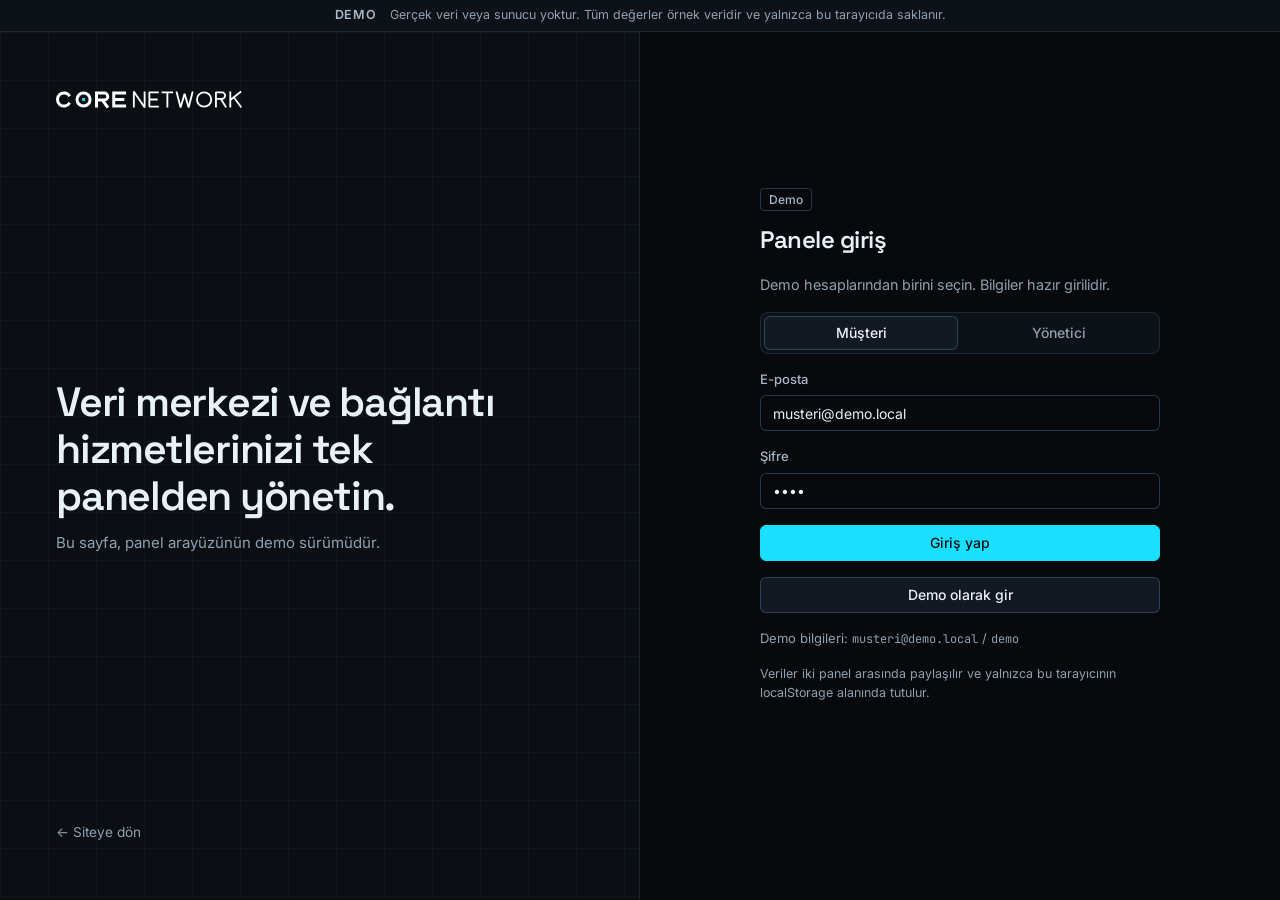
<file: yonetim-paneli.html>
<!DOCTYPE html>
<html lang="tr">
<head>
  <meta charset="utf-8">
  <meta name="viewport" content="width=device-width, initial-scale=1, viewport-fit=cover">
  <title>Yönetim Paneli (Demo) | CORENETWORK</title>
  <meta name="description" content="CORENETWORK yönetim paneli demosu. Örnek veri, gerçek sistem değildir.">
  <meta name="robots" content="noindex">
  <meta name="theme-color" content="#07090c">
  <meta name="color-scheme" content="dark">
  <link rel="icon" href="assets/favicon.svg" type="image/svg+xml">
  <link rel="icon" type="image/png" sizes="32x32" href="assets/favicon-32.png">
  <link rel="preconnect" href="https://fonts.googleapis.com">
  <link rel="preconnect" href="https://fonts.gstatic.com" crossorigin>
  <link href="https://fonts.googleapis.com/css2?family=Inter:wght@400;500;600&family=JetBrains+Mono:wght@400;500&family=Space+Grotesk:wght@400;500;600;700&display=swap" rel="stylesheet">
  <link rel="stylesheet" href="css/style.css">
  <link rel="stylesheet" href="css/panel.css">
</head>
<body class="panel-body">
  <a class="skip" href="#main">İçeriğe geç</a>
  <div class="demo-strip" role="note"><strong>DEMO</strong><span>Gerçek veri veya sunucu yoktur. Tüm değerler örnek veridir ve yalnızca bu tarayıcıda saklanır.</span></div>
  <div class="app" id="app"><noscript><p class="empty">Bu demo panelin çalışması için JavaScript gereklidir.</p></noscript></div>
  <div class="toasts" id="toasts" role="status" aria-live="polite"></div>
  <script type="module" src="js/panel-admin.js"></script>
</body>
</html>
</file>
<file: css/style.css>
/* CORENETWORK - site styles. Palette: graphite, electric cyan, amber LEDs, silicon violet/green. */

:root {
  --bg: #07090c;
  --bg-2: #0b0f14;
  --panel: rgba(14, 19, 26, 0.72);
  --line: rgba(120, 190, 230, 0.14);
  --line-strong: rgba(120, 190, 230, 0.28);
  --ink: #e8f1f7;
  --muted: #8fa0b0;
  --soft: #a9b8c6;
  --cyan: #19e0ff;
  --teal: #00c2b8;
  --amber: #ffb340;
  --violet: #8a5cff;
  --green: #3cffb0;
  --danger: #ff8a80;
  --radius: 16px;
  --pad: clamp(20px, 5vw, 56px);
  --header-h: 72px;
  --ease: cubic-bezier(0.22, 1, 0.36, 1);
  --font-display: 'Space Grotesk', 'Segoe UI', system-ui, sans-serif;
  --font-body: 'Inter', 'Segoe UI', system-ui, sans-serif;
  --font-mono: 'JetBrains Mono', ui-monospace, 'Consolas', monospace;
}

*, *::before, *::after { box-sizing: border-box; }
html { -webkit-text-size-adjust: 100%; text-size-adjust: 100%; }
body {
  margin: 0;
  min-height: 100vh;
  background: var(--bg);
  color: var(--ink);
  font-family: var(--font-body);
  font-size: 1rem;
  line-height: 1.6;
  overflow-x: clip;
  -webkit-font-smoothing: antialiased;
}
img, svg, canvas { max-width: 100%; }
a { color: var(--cyan); text-decoration: none; }
a:hover { text-decoration: underline; text-underline-offset: 3px; }
p { margin: 0 0 1em; }
ul, ol { margin: 0; padding: 0; list-style: none; }
h1, h2, h3, h4 { margin: 0; font-family: var(--font-display); font-weight: 600; letter-spacing: -0.02em; line-height: 1.12; }
::selection { background: rgba(25, 224, 255, 0.3); color: #fff; }
main:focus { outline: none; }
:focus-visible { outline: 2px solid var(--cyan); outline-offset: 3px; border-radius: 4px; }

.mono { font-family: var(--font-mono); }
.sr-only { position: absolute; width: 1px; height: 1px; margin: -1px; padding: 0; overflow: hidden; clip: rect(0, 0, 0, 0); white-space: nowrap; border: 0; }
.center { text-align: center; justify-content: center; }
.mt { margin-top: 20px; }

.skip {
  position: absolute; left: 12px; top: -64px; z-index: 300;
  background: var(--cyan); color: #021014; padding: 10px 16px; border-radius: 8px; font-weight: 600;
}
.skip:focus { top: 12px; text-decoration: none; }

/* ---------- Layout helpers ---------- */
.wrap { width: 100%; max-width: 1240px; margin-inline: auto; padding-inline: var(--pad); }
.narrow { max-width: 860px; }
.section { position: relative; padding-block: clamp(72px, 10vw, 136px); }
.section-alt { background: linear-gradient(180deg, rgba(11, 15, 20, 0), var(--bg-2) 12%, var(--bg-2) 88%, rgba(11, 15, 20, 0)); }
.section-head { max-width: 760px; margin-bottom: clamp(32px, 5vw, 56px); }
.grid { display: grid; gap: 20px; }
.grid-2 { grid-template-columns: repeat(auto-fit, minmax(min(100%, 340px), 1fr)); }
.grid-3 { grid-template-columns: repeat(auto-fit, minmax(min(100%, 290px), 1fr)); }
.grid-4 { grid-template-columns: repeat(auto-fit, minmax(min(100%, 245px), 1fr)); }
.split { display: grid; grid-template-columns: 1fr 1fr; gap: clamp(32px, 6vw, 80px); align-items: center; }
.visual { border: 1px solid var(--line); border-radius: 20px; padding: 20px; background: rgba(10, 14, 19, 0.7); min-width: 0; }

/* ---------- Typography ---------- */
.h1 { font-size: clamp(2.2rem, 5.4vw, 4.4rem); font-weight: 700; letter-spacing: -0.035em; line-height: 1.04; }
.h2 { font-size: clamp(1.8rem, 3.8vw, 3rem); letter-spacing: -0.03em; margin-bottom: 0.5em; }
.h3 { font-size: 1.3rem; margin-bottom: 0.6em; }
.lead { font-size: clamp(1.02rem, 1.5vw, 1.18rem); color: var(--soft); line-height: 1.7; max-width: 62ch; }
.eyebrow {
  display: inline-flex; align-items: center; gap: 12px; margin: 0 0 18px;
  font-family: var(--font-mono); font-size: 0.74rem; letter-spacing: 0.16em; text-transform: uppercase; color: var(--cyan);
}
.eyebrow::before { content: ''; width: 28px; height: 1px; background: currentColor; opacity: 0.7; }
.note { color: var(--muted); font-size: 0.92rem; margin-top: 24px; padding-left: 14px; border-left: 2px solid var(--amber); max-width: 70ch; }

/* ---------- Buttons ---------- */
.btn {
  display: inline-flex; align-items: center; justify-content: center; gap: 0.55em;
  min-height: 46px; padding: 0.8em 1.5em; border-radius: 999px; border: 1px solid transparent;
  font: 600 0.95rem var(--font-body); cursor: pointer; text-decoration: none !important;
  transition: transform 0.3s var(--ease), box-shadow 0.3s, background 0.3s, border-color 0.3s, color 0.3s;
}
.btn-primary { background: linear-gradient(135deg, #3be8ff, #00c2b8); color: #021014; box-shadow: 0 0 0 1px rgba(25, 224, 255, 0.4), 0 10px 40px -12px rgba(25, 224, 255, 0.6); }
.btn-primary:hover { transform: translateY(-2px); box-shadow: 0 0 0 1px rgba(25, 224, 255, 0.7), 0 14px 48px -10px rgba(25, 224, 255, 0.8); }
.btn-ghost { background: rgba(255, 255, 255, 0.03); color: var(--ink); border-color: var(--line-strong); }
.btn-ghost:hover { border-color: var(--cyan); color: var(--cyan); transform: translateY(-2px); }
.btn-sm { min-height: 40px; padding: 0.55em 1.15em; font-size: 0.88rem; }
.ico { width: 22px; height: 22px; flex: none; }
.ico-sm { width: 16px; height: 16px; }

/* ---------- Header and navigation ---------- */
.site-header { position: fixed; top: 0; left: 0; right: 0; z-index: 60; }
.site-header::before {
  content: ''; position: absolute; inset: 0; z-index: 0; opacity: 0; transition: opacity 0.3s;
  background: rgba(7, 9, 12, 0.78); backdrop-filter: blur(14px); -webkit-backdrop-filter: blur(14px); border-bottom: 1px solid var(--line);
}
.site-header.is-scrolled::before, .nav-open .site-header::before { opacity: 1; }
.header-in { position: relative; max-width: 1360px; margin: 0 auto; display: flex; align-items: center; justify-content: space-between; gap: 24px; padding: 14px var(--pad); min-height: var(--header-h); }
.brand { position: relative; z-index: 2; display: inline-flex; align-items: center; color: var(--ink); }
.brand:hover { text-decoration: none; }
.logo { height: 26px; width: auto; display: block; color: #fff; }
.nav { display: flex; align-items: center; gap: 28px; position: relative; z-index: 1; }
.nav ul { display: flex; align-items: center; gap: clamp(14px, 1.8vw, 28px); }
.nav ul a { position: relative; display: inline-block; padding: 8px 2px; color: var(--soft); font-size: 0.92rem; font-weight: 500; }
.nav ul a::after { content: ''; position: absolute; left: 0; right: 0; bottom: 2px; height: 2px; background: var(--cyan); transform: scaleX(0); transform-origin: left; transition: transform 0.35s var(--ease); }
.nav ul a:hover, .nav ul a[aria-current='page'] { color: var(--ink); text-decoration: none; }
.nav ul a:hover::after, .nav ul a[aria-current='page']::after { transform: scaleX(1); }
.nav-toggle { display: none; position: relative; z-index: 2; width: 46px; height: 46px; border: 1px solid var(--line-strong); border-radius: 12px; background: rgba(255, 255, 255, 0.03); cursor: pointer; padding: 0; }
.nav-toggle span { position: absolute; left: 12px; right: 12px; height: 2px; background: var(--ink); border-radius: 2px; transition: transform 0.3s var(--ease), opacity 0.2s; }
.nav-toggle span:nth-child(1) { top: 15px; }
.nav-toggle span:nth-child(2) { top: 22px; }
.nav-toggle span:nth-child(3) { top: 29px; }
.nav-open .nav-toggle span:nth-child(1) { transform: translateY(7px) rotate(45deg); }
.nav-open .nav-toggle span:nth-child(2) { opacity: 0; }
.nav-open .nav-toggle span:nth-child(3) { transform: translateY(-7px) rotate(-45deg); }

@media (max-width: 1080px) {
  .nav-toggle { display: inline-block; }
  .nav {
    position: fixed; inset: 0; flex-direction: column; align-items: stretch; justify-content: flex-start; gap: 28px;
    padding: calc(var(--header-h) + 28px) var(--pad) 32px; background: rgba(7, 9, 12, 0.98);
    overflow-y: auto; opacity: 0; visibility: hidden; transform: translateY(-10px);
    transition: opacity 0.3s, transform 0.4s var(--ease), visibility 0s linear 0.4s;
  }
  .nav-open .nav { opacity: 1; visibility: visible; transform: none; transition-delay: 0s; }
  .nav ul { flex-direction: column; align-items: flex-start; gap: 4px; }
  .nav ul a { font-family: var(--font-display); font-size: 1.7rem; color: var(--ink); padding: 8px 0; }
  .nav-cta { align-self: flex-start; }
  html.nav-open { overflow: hidden; }
}

/* ---------- Page transitions ---------- */
.page-fade { position: fixed; inset: 0; z-index: 200; background: var(--bg); pointer-events: none; opacity: 0; transition: opacity 0.26s ease; animation: fadeIn 0.6s ease both; }
.is-leaving .page-fade { opacity: 1; animation: none; }
@keyframes fadeIn { from { opacity: 1; } to { opacity: 0; } }
@keyframes rise { from { opacity: 0; transform: translateY(24px); } to { opacity: 1; transform: none; } }

/* ---------- Reveal ---------- */
.js:not(.static) .reveal { opacity: 0; transform: translateY(28px); transition: opacity 0.9s var(--ease) var(--d, 0ms), transform 0.9s var(--ease) var(--d, 0ms); }
.js:not(.static) .reveal.is-in { opacity: 1; transform: none; }

/* ---------- Cards ---------- */
.card {
  position: relative; display: flex; flex-direction: column; padding: 28px; border-radius: var(--radius); overflow: hidden;
  background: linear-gradient(180deg, rgba(18, 25, 33, 0.82), rgba(11, 15, 20, 0.82)); border: 1px solid var(--line);
  transition: border-color 0.3s, transform 0.4s var(--ease);
}
.card::before {
  content: ''; position: absolute; inset: 0; pointer-events: none; opacity: 0; transition: opacity 0.3s;
  background: radial-gradient(420px circle at var(--mx, 50%) var(--my, 0%), rgba(25, 224, 255, 0.13), transparent 60%);
}
.card:hover { border-color: rgba(25, 224, 255, 0.35); }
.card:hover::before { opacity: 1; }
.js:not(.static) .card.reveal.is-in:hover { transform: translateY(-4px); }
.card h3 { font-size: 1.22rem; margin-bottom: 0.5em; }
.card p { color: var(--muted); font-size: 0.97rem; }
.card-lg { padding: clamp(24px, 3vw, 36px); }
.card-lg h3 { font-size: 1.5rem; }
.card-ico { width: 48px; height: 48px; display: grid; place-items: center; margin-bottom: 20px; border-radius: 12px; color: var(--cyan); background: rgba(25, 224, 255, 0.08); border: 1px solid rgba(25, 224, 255, 0.22); }
.card-link { margin-top: auto; padding-top: 10px; display: inline-flex; align-items: center; gap: 8px; font-weight: 600; font-size: 0.93rem; }
.checks { display: grid; gap: 10px; margin: 8px 0 20px; }
.checks li { display: flex; gap: 10px; align-items: flex-start; color: var(--soft); font-size: 0.97rem; }
.checks .ico { width: 18px; height: 18px; margin-top: 3px; color: var(--green); }

.chips { display: flex; flex-wrap: wrap; gap: 12px; }
.chips li { padding: 0.6em 1.1em; border-radius: 999px; border: 1px solid var(--line-strong); background: rgba(255, 255, 255, 0.03); color: var(--soft); font-size: 0.95rem; }

.steps { display: grid; grid-template-columns: repeat(auto-fit, minmax(min(100%, 230px), 1fr)); gap: 20px; }
.steps li { padding: 24px 0 0; border-top: 1px solid var(--line-strong); }
.steps h3 { font-size: 1.2rem; margin: 10px 0 8px; }
.steps p { color: var(--muted); font-size: 0.97rem; }
.step-n { color: var(--cyan); font-size: 0.8rem; letter-spacing: 0.16em; }

.tiers .card { align-items: flex-start; }
.tier { gap: 0; overflow: visible; }
.tier::before { border-radius: inherit; }
.tier h3 { font-size: 1.7rem; margin-bottom: 18px; }
.tier .eyebrow { margin-bottom: 10px; }
.tier .checks { flex: 1; }
.tier .btn { margin-top: auto; }
.tier-feat { border-color: rgba(25, 224, 255, 0.5); box-shadow: 0 0 80px -30px rgba(25, 224, 255, 0.5); }
.tier-badge { position: absolute; top: 0; right: 22px; transform: translateY(-50%); padding: 4px 12px; background-color: #0b1b22; border: 1px solid rgba(25, 224, 255, 0.5); white-space: nowrap; border-radius: 999px; background: #0b2a33; color: var(--cyan); font-size: 0.7rem; letter-spacing: 0.12em; text-transform: uppercase; }

.table-wrap { margin-top: 32px; overflow-x: auto; border: 1px solid var(--line); border-radius: var(--radius); background: rgba(10, 14, 19, 0.7); }
.compare { width: 100%; min-width: 560px; border-collapse: collapse; }
.compare th, .compare td { padding: 16px 20px; text-align: left; border-bottom: 1px solid var(--line); font-size: 0.97rem; }
.compare thead th { font-family: var(--font-mono); font-size: 0.78rem; letter-spacing: 0.12em; text-transform: uppercase; color: var(--cyan); }
.compare tbody th { color: var(--ink); font-weight: 600; }
.compare td { color: var(--soft); }
.compare tr:last-child th, .compare tr:last-child td { border-bottom: 0; }

.cta-band {
  display: flex; flex-wrap: wrap; gap: 28px; align-items: center; justify-content: space-between;
  padding: clamp(28px, 5vw, 56px); border-radius: 24px; border: 1px solid rgba(25, 224, 255, 0.25);
  background: radial-gradient(700px 260px at 0% 0%, rgba(25, 224, 255, 0.14), transparent 70%), radial-gradient(600px 260px at 100% 100%, rgba(138, 92, 255, 0.14), transparent 70%), rgba(11, 15, 20, 0.85);
}
.cta-band .lead { margin-bottom: 0; }
.cta-actions, .hero-cta { display: flex; flex-wrap: wrap; gap: 14px; }

/* ---------- Page hero (inner pages) ---------- */
.page-hero { position: relative; overflow: hidden; padding: calc(var(--header-h) + clamp(56px, 9vw, 120px)) 0 clamp(56px, 8vw, 96px); border-bottom: 1px solid var(--line); background: radial-gradient(900px 400px at 85% 0%, rgba(25, 224, 255, 0.09), transparent 70%), var(--bg); }
.accent { position: absolute; inset: 0; width: 100%; height: 100%; display: block; -webkit-mask-image: linear-gradient(180deg, #000 30%, transparent 100%); mask-image: linear-gradient(180deg, #000 30%, transparent 100%); pointer-events: none; }
.page-hero-in { position: relative; z-index: 1; }
.page-hero-in > * { animation: rise 0.9s var(--ease) both; }
.page-hero-in > :nth-child(2) { animation-delay: 0.08s; }
.page-hero-in > :nth-child(3) { animation-delay: 0.16s; }
.page-hero-in > :nth-child(4) { animation-delay: 0.24s; }
.page-hero .h1 { max-width: 18ch; margin-bottom: 0.4em; }
.page-hero .lead { margin-bottom: 28px; }

/* ---------- Home: fixed canvas and descent ---------- */
#gl { position: fixed; inset: 0; width: 100%; height: 100%; z-index: 0; display: block; }
.gl-fallback { display: none; position: fixed; inset: 0; z-index: 0; background: radial-gradient(900px 600px at 70% 40%, rgba(25, 224, 255, 0.14), transparent 70%), radial-gradient(700px 500px at 20% 80%, rgba(138, 92, 255, 0.12), transparent 70%), var(--bg); }
.no-webgl .gl-fallback, .no-js .gl-fallback { display: block; }
.no-webgl #gl, .no-js #gl { display: none; }
.page-home main { position: relative; z-index: 1; }

.descent .phase { position: relative; height: 230vh; }
.descent .phase-cabinet { height: 270vh; }
.descent .phase-deep { height: 330vh; }
.stage { position: sticky; top: 0; height: 100vh; height: 100svh; display: flex; align-items: center; max-width: 1360px; margin: 0 auto; padding: var(--header-h) var(--pad) 0; }
.hero-copy { max-width: 640px; }
.hero-title { font-size: clamp(2.5rem, 7vw, 6rem); font-weight: 700; letter-spacing: -0.04em; line-height: 1.02; margin-bottom: 0.45em; }
.hero-title .hl { display: block; }
.hero-title .hl-2 { background: linear-gradient(100deg, #6df3ff, #19c8e6 45%, #8a5cff); -webkit-background-clip: text; background-clip: text; color: transparent; }
.hero-copy .lead { margin-bottom: 28px; }
.scroll-cue { position: absolute; left: var(--pad); bottom: 70px; display: flex; align-items: center; gap: 14px; font-size: 0.72rem; letter-spacing: 0.16em; text-transform: uppercase; color: var(--muted); }
.scroll-cue i { display: block; width: 1px; height: 46px; background: linear-gradient(var(--cyan), transparent); animation: cue 2s ease-in-out infinite; transform-origin: top; }
@keyframes cue { 0% { transform: scaleY(0); } 50% { transform: scaleY(1); } 100% { transform: scaleY(1); opacity: 0; } }

.cap-block { max-width: 500px; padding: clamp(22px, 3vw, 34px); border-radius: 20px; background: rgba(7, 9, 12, 0.58); border: 1px solid var(--line); backdrop-filter: blur(10px); -webkit-backdrop-filter: blur(10px); }
.cap-block .h2 { font-size: clamp(1.6rem, 3.2vw, 2.5rem); }
.cap-block .lead { margin: 0; font-size: 1rem; }
.cap-left { margin-right: auto; }
.cap-right { margin-left: auto; }
.stage-center { display: grid; place-items: center; text-align: center; }
.deep-msg, .deep-cta { grid-area: 1 / 1; max-width: 760px; padding: clamp(24px, 4vw, 44px); border-radius: 14px; background: rgba(4, 6, 9, 0.86); border: 1px solid var(--line-strong); backdrop-filter: blur(8px); -webkit-backdrop-filter: blur(8px); }
.phase-cabinet .cap-late { position: absolute; left: var(--pad); top: 50%; margin-top: -120px; }
.static .phase-cabinet .cap-late { position: static; margin-top: 24px; }
.deep-title { font-size: clamp(2.8rem, 10vw, 8.5rem); letter-spacing: -0.045em; font-weight: 700; line-height: 1; margin-bottom: 0.2em; color: #fff; }
.deep-msg .lead, .deep-cta .lead { margin-inline: auto; color: var(--ink); }
.deep-cta .hero-cta { justify-content: center; margin-top: 22px; }


.js:not(.static) .hero-title .hl,
.js:not(.static) .phase-cabinet [data-intro],
.js:not(.static) .cap-block,
.js:not(.static) .deep-msg,
.js:not(.static) .deep-cta { opacity: 0; visibility: hidden; }

.after { position: relative; z-index: 1; background: linear-gradient(180deg, rgba(7, 9, 12, 0) 0, rgba(7, 9, 12, 0.82) 14vh, var(--bg) 34vh); padding-top: 30vh; margin-top: -30vh; }

/* HUD */
.hud { position: fixed; inset: 0; z-index: 20; pointer-events: none; font-size: 0.72rem; letter-spacing: 0.14em; text-transform: uppercase; color: var(--soft); transition: opacity 0.5s; }
.hud-off .hud { opacity: 0; }
.hud-k { display: block; color: var(--muted); font-size: 0.64rem; }
.hud-k em { font-style: normal; opacity: 0.8; }
.hud strong { display: block; color: var(--ink); font-weight: 500; font-size: 1.05rem; letter-spacing: 0.08em; }
.hud-layer { position: absolute; left: var(--pad); bottom: 26px; padding-left: 14px; border-left: 2px solid var(--cyan); }
.hud-scale { position: absolute; right: var(--pad); bottom: 26px; text-align: right; }
.hud-scale .ruler { display: block; width: 150px; height: 8px; margin: 8px 0 0 auto; opacity: 0.6; background: repeating-linear-gradient(90deg, var(--muted) 0 1px, transparent 1px 10px); }
.hud-prog { position: absolute; left: 50%; bottom: 30px; transform: translateX(-50%); display: flex; align-items: center; gap: 12px; }
.hud-prog .rail { display: block; width: 120px; height: 2px; background: var(--line-strong); overflow: hidden; }
.hud-prog .rail i { display: block; height: 100%; background: var(--cyan); transform-origin: left; transform: scaleX(0); }

/* Static layout (reduced motion, no WebGL, no GSAP) */
.static .descent .phase, .static .descent .phase-cabinet, .static .descent .phase-deep { height: auto; }
.static .stage { position: relative; height: auto; min-height: 70vh; padding-block: clamp(60px, 10vw, 120px); }
.static .phase-cabinet .stage { min-height: 100vh; padding-top: calc(var(--header-h) + 40px); }
.static .scroll-cue { display: none; }
.static .deep-msg, .static .deep-cta { grid-area: auto; }
.static .stage-center { display: flex; flex-direction: column; gap: 32px; }
.static .hero-copy { padding: clamp(20px, 3vw, 32px); border-radius: 20px; background: rgba(7, 9, 12, 0.55); backdrop-filter: blur(8px); -webkit-backdrop-filter: blur(8px); }
.static .scroll-cue i, .static .hud .rail i { animation: none; }
.no-webgl .hud { display: none; }

/* ---------- Network map ---------- */
.netmap-wrap { border: 1px solid var(--line); border-radius: 22px; padding: clamp(12px, 2vw, 24px); background: radial-gradient(800px 400px at 50% 0%, rgba(25, 224, 255, 0.07), transparent 70%), rgba(10, 14, 19, 0.8); }
.netmap { min-width: 0; }
.netmap-svg { display: block; width: 100%; height: auto; }
.netmap-mini { min-height: 180px; }
.legend { display: flex; flex-wrap: wrap; gap: 8px 24px; margin-top: 16px; font-size: 0.74rem; letter-spacing: 0.08em; color: var(--muted); text-transform: uppercase; }
.legend li { display: inline-flex; align-items: center; gap: 8px; }
.lg { display: inline-block; width: 22px; height: 0; border-top: 3px solid var(--teal); }
.lg-radio { border-top: 3px dashed var(--amber); }
.lg-up { border-top-color: var(--violet); }
.lg-pkt { width: 9px; height: 9px; border: 0; border-radius: 50%; background: var(--cyan); box-shadow: 0 0 10px var(--cyan); }
.topo-list { display: grid; gap: 10px; margin-top: 28px; color: var(--soft); max-width: 78ch; }
.topo-list strong { color: var(--ink); }

.schematic { width: 100%; height: auto; display: block; }
.sch-node rect { fill: #0e141b; stroke: var(--line-strong); stroke-width: 1.5; }
.sch-core rect { stroke: var(--cyan); }
.sch-cool rect { stroke: var(--violet); }
.sch-node text { fill: var(--ink); font: 500 15px var(--font-body); }
.sch-node .sch-sub { fill: var(--muted); font-size: 12px; }
.sch-flow { fill: none; stroke: url(#sg); stroke-width: 2.5; stroke-dasharray: 6 8; animation: dash 1.4s linear infinite; }
.sch-flow-cool { animation-direction: reverse; }
@keyframes dash { to { stroke-dashoffset: -28; } }

/* Status widget (example) */
.status { padding: 26px; border-radius: 20px; border: 1px solid var(--line-strong); background: rgba(10, 14, 19, 0.85); }
.status-head { display: flex; align-items: center; justify-content: space-between; gap: 12px; margin-bottom: 18px; }
.status-head h3 { margin: 0; font-size: 0.9rem; letter-spacing: 0.14em; text-transform: uppercase; color: var(--soft); }
.badge { padding: 4px 10px; border-radius: 999px; font-size: 0.68rem; letter-spacing: 0.1em; text-transform: uppercase; color: var(--amber); border: 1px solid rgba(255, 179, 64, 0.45); background: rgba(255, 179, 64, 0.08); }
.status-all { display: flex; align-items: center; gap: 12px; font-family: var(--font-display); font-size: 1.35rem; font-weight: 600; margin-bottom: 18px; }
.status-list li { display: flex; align-items: center; justify-content: space-between; gap: 12px; padding: 12px 0; border-top: 1px solid var(--line); color: var(--soft); font-size: 0.96rem; }
.status-list b { display: inline-flex; align-items: center; gap: 8px; color: var(--green); font-weight: 500; font-size: 0.9rem; }
.status-note { margin: 16px 0 0; color: var(--muted); font-size: 0.82rem; }
.led { display: inline-block; width: 9px; height: 9px; border-radius: 50%; flex: none; }
.led-ok { background: var(--green); box-shadow: 0 0 10px var(--green); animation: pulse 2.4s ease-in-out infinite; }
@keyframes pulse { 0%, 100% { opacity: 1; } 50% { opacity: 0.45; } }

/* ---------- Forms ---------- */
.form { display: grid; gap: 20px; }
.field { display: grid; gap: 8px; min-width: 0; border: 0; padding: 0; margin: 0; }
.field-row { display: grid; grid-template-columns: repeat(auto-fit, minmax(min(100%, 240px), 1fr)); gap: 20px; }
.field label, .field legend { font-size: 0.9rem; font-weight: 500; color: var(--soft); padding: 0; }
.hint { color: var(--muted); font-weight: 400; }
.req { color: var(--amber); }
input[type='text'], input[type='email'], input[type='tel'], select, textarea {
  width: 100%; padding: 0.85em 1em; border-radius: 12px; border: 1px solid var(--line-strong);
  background: rgba(255, 255, 255, 0.04); color: var(--ink); font: 400 1rem var(--font-body); transition: border-color 0.2s, box-shadow 0.2s, background 0.2s;
}
select { appearance: none; background-image: linear-gradient(45deg, transparent 50%, var(--muted) 50%), linear-gradient(135deg, var(--muted) 50%, transparent 50%); background-position: calc(100% - 20px) 50%, calc(100% - 14px) 50%; background-size: 6px 6px; background-repeat: no-repeat; padding-right: 2.4em; }
select option { background: #0e141b; color: var(--ink); }
textarea { resize: vertical; min-height: 60px; }
input:focus, select:focus, textarea:focus { outline: none; border-color: var(--cyan); box-shadow: 0 0 0 3px rgba(25, 224, 255, 0.2); background: rgba(255, 255, 255, 0.06); }
[aria-invalid='true'] { border-color: var(--danger) !important; }
.err { margin: 0; min-height: 0; color: var(--danger); font-size: 0.85rem; }
.err:empty { display: none; }
.check-grid { display: grid; grid-template-columns: repeat(auto-fit, minmax(min(100%, 150px), 1fr)); gap: 10px; }
.check { display: flex; align-items: center; gap: 10px; cursor: pointer; padding: 0.7em 0.9em; border-radius: 12px; border: 1px solid var(--line-strong); background: rgba(255, 255, 255, 0.03); color: var(--ink); font-size: 0.95rem; transition: border-color 0.2s, background 0.2s; }
.check:hover { border-color: var(--cyan); }
.check:has(input:checked) { border-color: var(--cyan); background: rgba(25, 224, 255, 0.08); }
.check input { accent-color: var(--cyan); width: 18px; height: 18px; flex: none; }
.check-kvkk { align-items: flex-start; font-size: 0.9rem; color: var(--soft); }
.check-kvkk input { margin-top: 2px; }
.hp { position: absolute !important; left: -9999px; width: 1px; height: 1px; overflow: hidden; }
.form-status { margin: 0; min-height: 1.4em; font-size: 0.95rem; color: var(--soft); }
.form-status.is-ok { color: var(--green); }
.form-status.is-error { color: var(--danger); }
.cov-form { padding: 0; }

.coverage { display: grid; grid-template-columns: 1.1fr 1fr; gap: clamp(28px, 5vw, 56px); align-items: center; padding: clamp(24px, 4vw, 48px); border: 1px solid var(--line); border-radius: 24px; background: radial-gradient(600px 300px at 0% 0%, rgba(255, 179, 64, 0.08), transparent 70%), rgba(11, 15, 20, 0.85); }
.coverage .lead { margin-bottom: 0; }

.contact-grid { display: grid; grid-template-columns: minmax(0, 360px) minmax(0, 1fr); gap: clamp(28px, 5vw, 64px); align-items: start; }
.contact-card { padding: 28px; border: 1px solid var(--line); border-radius: 20px; background: rgba(14, 19, 26, 0.8); }
.contact-list { display: grid; gap: 16px; margin-bottom: 24px; }
.contact-list li { display: flex; gap: 12px; align-items: flex-start; color: var(--soft); font-size: 0.95rem; }
.contact-list .ico { color: var(--cyan); width: 20px; height: 20px; margin-top: 3px; }
.contact-list a { color: var(--ink); overflow-wrap: anywhere; }
.lbl { display: block; font-size: 0.68rem; letter-spacing: 0.14em; text-transform: uppercase; color: var(--muted); margin-bottom: 2px; }
.socials { display: flex; flex-wrap: wrap; gap: 8px 18px; margin: 8px 0 18px; }
.socials a { color: var(--soft); font-size: 0.92rem; }
.quote .lead { margin-bottom: 28px; }

/* ---------- FAQ ---------- */
.faq-item { border: 1px solid var(--line); border-radius: 14px; background: rgba(14, 19, 26, 0.7); margin-bottom: 12px; transition: border-color 0.3s; }
.faq-item[open] { border-color: rgba(25, 224, 255, 0.4); }
.faq-item summary { display: flex; align-items: center; justify-content: space-between; gap: 16px; cursor: pointer; list-style: none; padding: 20px 24px; font: 600 1.05rem var(--font-display); }
.faq-item summary::-webkit-details-marker { display: none; }
.faq-ico { color: var(--cyan); transition: transform 0.35s var(--ease); transform: rotate(90deg); }
.faq-item[open] .faq-ico { transform: rotate(-90deg); }
.faq-a { padding: 0 24px 22px; color: var(--soft); animation: rise 0.5s var(--ease) both; }
.faq-a p { margin: 0; }

/* ---------- 404 ---------- */
.notfound { position: relative; min-height: 100vh; min-height: 100svh; display: grid; align-items: center; padding: calc(var(--header-h) + 40px) 0 60px; overflow: hidden; }
.notfound .wrap { position: relative; z-index: 1; }
.notfound .lead { margin-inline: auto; }
.nf-code { font-size: clamp(5rem, 22vw, 13rem); line-height: 1; margin: 0 0 10px; letter-spacing: 0.08em; background: linear-gradient(120deg, #6df3ff, #19c8e6 40%, #ffb340); -webkit-background-clip: text; background-clip: text; color: transparent; animation: flicker 4s steps(1) infinite; }
@keyframes flicker { 0%, 92%, 100% { opacity: 1; } 93% { opacity: 0.4; } 94% { opacity: 1; } 96% { opacity: 0.6; } }

/* ---------- Footer ---------- */
.site-footer { position: relative; z-index: 1; border-top: 1px solid var(--line); background: #05070a; padding-top: clamp(48px, 7vw, 88px); }
.footer-grid { display: grid; grid-template-columns: 1.5fr 1fr 1fr 1.3fr; gap: 40px; }
.footer-brand p { color: var(--muted); font-size: 0.95rem; max-width: 36ch; margin: 18px 0; }
.foot-h { margin: 0 0 16px; font-size: 0.72rem; font-weight: 500; letter-spacing: 0.16em; text-transform: uppercase; color: var(--muted); }
.site-footer nav li { margin-bottom: 10px; }
.site-footer nav a { color: var(--soft); font-size: 0.95rem; }
.site-footer nav a:hover { color: var(--cyan); }
.footer-bottom { display: flex; flex-wrap: wrap; justify-content: space-between; gap: 12px; margin-top: 48px; padding-block: 24px; border-top: 1px solid var(--line); font-size: 0.74rem; letter-spacing: 0.06em; color: var(--muted); }
.footer-bottom a { color: var(--muted); }

/* ---------- Responsive ---------- */
@media (max-width: 1000px) {
  .split, .coverage, .contact-grid { grid-template-columns: 1fr; }
  .footer-grid { grid-template-columns: 1fr 1fr; }
}
@media (max-width: 760px) {
  :root { --header-h: 64px; }
  .logo { height: 24px; }
  .phase-cabinet .cap-late { top: auto; bottom: 14vh; margin-top: 0; right: var(--pad); }
  .phase-cabinet .hero-copy { background: linear-gradient(to top, rgba(7, 9, 12, 0.92), rgba(7, 9, 12, 0.7) 75%, rgba(7, 9, 12, 0)); margin-inline: calc(-1 * var(--pad)); padding: 40px var(--pad) 0; }
  .stage { align-items: flex-end; padding-bottom: 14vh; }
  .phase-cabinet .stage { padding-bottom: 12vh; }
  .stage-center { align-items: center; padding-bottom: 6vh; }
  .cap-block { max-width: none; width: 100%; margin: 0; }
  .hero-copy { max-width: none; }
  .hero-copy .lead { font-size: 0.98rem; }
  .scroll-cue { display: none; }
  .hud-scale .ruler { display: none; }
  .hud-prog { display: none; }
  .hud-layer, .hud-scale { bottom: 16px; }
  .hud strong { font-size: 0.92rem; }
  .footer-grid { grid-template-columns: 1fr; }
  .page-hero .h1 { max-width: none; }
}
@media (max-width: 400px) {
  .btn { width: 100%; }
  .hero-cta, .cta-actions { width: 100%; }
}
@media (prefers-reduced-motion: reduce) {
  *, *::before, *::after { animation-duration: 0.01ms !important; animation-iteration-count: 1 !important; transition-duration: 0.01ms !important; scroll-behavior: auto !important; }
  .page-fade { display: none; }
}

/* Network map (SVG built by js/network.js) */
.nm-link { fill: none; stroke-linecap: round; stroke-linejoin: round; }
.nm-primary { stroke: rgba(25, 224, 255, 0.85); }
.nm-backup { stroke: rgba(25, 224, 255, 0.32); }
.nm-ring { stroke: rgba(25, 224, 255, 0.55); }
.nm-box { fill: #0e141b; stroke: rgba(120, 190, 230, 0.35); }
.nm-glyph { fill: none; stroke: #c9d8e4; stroke-linecap: round; stroke-linejoin: round; }
.nm-dot { fill: var(--cyan); stroke: #0e141b; stroke-width: 2; }
.nm-wave { fill: none; stroke: var(--amber); stroke-width: 1.2; opacity: 0; transform-box: fill-box; transform-origin: center; animation: wave 3.2s ease-out infinite; }
.nm-wave-1 { animation-delay: 1.4s; }
@keyframes wave { 0% { opacity: 0.7; transform: scale(0.7); } 100% { opacity: 0; transform: scale(1.25); } }
.nm-lbg { fill: #07090c; fill-opacity: 0.92; }
.nm-text { font-family: var(--font-mono); letter-spacing: 0.04em; fill: #9db0c2; }
.pkt { fill: var(--cyan); }
.netmap-svg { display: block; width: 100%; height: auto; }
.netmap-svg.is-vertical { max-width: 440px; max-height: 760px; margin-inline: auto; }
.netmap-svg.is-mini.is-vertical { max-height: 640px; }

/* 3D visualizations (js/viz3d.js) */
.viz, .netmap, .netmap-mini { position: relative; }
.viz-on > :not(.viz-stage) { display: none !important; }
.viz-on { overflow: hidden; border-radius: 14px; }
.viz-stage { position: absolute; inset: 0; }
.viz-stage canvas { position: absolute; inset: 0; width: 100%; height: 100%; display: block; }
.viz-labels { position: absolute; inset: 0; pointer-events: none; overflow: hidden; }
.viz-label { position: absolute; left: 0; top: 0; padding: 3px 7px; border-radius: 4px; background: rgba(7, 9, 12, 0.92); border: 1px solid rgba(120, 190, 230, 0.16); color: #9db0c2; font: 500 12px/1.3 var(--font-mono); letter-spacing: 0.04em; white-space: nowrap; text-align: center; }
.viz-label small { display: block; color: var(--muted); font-size: 10.5px; letter-spacing: 0.04em; }
.viz-label.is-mini { font-size: 10.5px; padding: 2px 6px; }
</file>
<file: css/panel.css>
/* CORENETWORK demo panels (giris.html, musteri-paneli.html, yonetim-paneli.html).
   Corporate console look on top of the site design tokens (style.css).
   Demo only: no real data or backend. */

.panel-body {
  --surface: #0d1218;
  --surface-2: #121922;
  --hair: rgba(120, 190, 230, 0.13);
  --hair-strong: rgba(120, 190, 230, 0.26);
  --side-w: 240px;
  min-height: 100vh; background: var(--bg); color: var(--ink);
  font-size: 0.9375rem; line-height: 1.5;
}
.panel-body :focus-visible { outline: 2px solid var(--cyan); outline-offset: 2px; border-radius: 6px; }
.panel-body .view-title:focus, .panel-body #main:focus, .panel-body h1:focus { outline: none; }
.mono { font-family: var(--font-mono); font-size: 0.92em; }
.ic { width: 18px; height: 18px; flex: none; }
.ic-sm { width: 14px; height: 14px; }

/* ---------- Demo strip ---------- */
.demo-strip { display: flex; flex-wrap: wrap; align-items: center; justify-content: center; gap: 4px 12px; padding: 6px var(--pad); background: var(--surface); border-bottom: 1px solid var(--hair); color: var(--muted); font-size: 0.78rem; text-align: center; }
.demo-strip strong { color: var(--soft); font-weight: 600; letter-spacing: 0.08em; }
.env-chip { display: inline-block; margin: 0; padding: 1px 8px; border: 1px solid var(--hair-strong); border-radius: 4px; color: var(--soft); font-size: 0.75rem; font-weight: 500; line-height: 1.6; }

/* ---------- Shell ---------- */
.app { display: grid; grid-template-columns: var(--side-w) minmax(0, 1fr); min-height: calc(100vh - 33px);
  background: linear-gradient(to right, var(--bg-2) calc(var(--side-w) - 1px), var(--hair) calc(var(--side-w) - 1px) var(--side-w), transparent var(--side-w)); }
.side { position: sticky; top: 0; align-self: start; height: 100vh; display: flex; flex-direction: column; gap: 20px; padding: 18px 12px 14px; background: var(--bg-2); border-right: 1px solid var(--hair); overflow-y: auto; }
.side .brand { padding: 2px 8px 6px; }
.side .brand img { display: block; height: 19px; width: auto; }
.side-nav { display: grid; gap: 18px; }
.nav-cap { margin: 0 0 4px; padding: 0 10px; font-size: 0.72rem; font-weight: 500; color: var(--muted); }
.side-nav ul { display: grid; gap: 2px; }
.side-nav a { position: relative; display: flex; align-items: center; gap: 10px; height: 36px; padding: 0 10px; border-radius: 6px; color: var(--soft); font-size: 0.875rem; font-weight: 500; text-decoration: none; }
.side-nav a:hover { background: rgba(255, 255, 255, 0.04); color: var(--ink); text-decoration: none; }
.side-nav a[aria-current='page'] { background: var(--surface-2); color: var(--ink); }
.side-nav a[aria-current='page']::before { content: ''; position: absolute; left: 0; top: 7px; bottom: 7px; width: 2px; border-radius: 2px; background: var(--cyan); }
.side-nav a[aria-current='page'] .ic { color: var(--cyan); }
.side-foot { margin-top: auto; display: flex; align-items: center; gap: 10px; padding: 12px 8px 0; border-top: 1px solid var(--hair); min-width: 0; }
.acct { display: grid; min-width: 0; line-height: 1.3; }
.acct strong { font-size: 0.82rem; font-weight: 500; overflow: hidden; text-overflow: ellipsis; white-space: nowrap; }
.acct small { color: var(--muted); font-size: 0.75rem; overflow: hidden; text-overflow: ellipsis; white-space: nowrap; }
.avatar { display: inline-grid; place-items: center; width: 28px; height: 28px; flex: none; border-radius: 50%; background: var(--surface-2); border: 1px solid var(--hair-strong); color: var(--soft); font-size: 0.7rem; font-weight: 600; }
.avatar.lg { width: 32px; height: 32px; font-size: 0.75rem; }
.avatar.admin { color: var(--cyan); border-color: rgba(25, 224, 255, 0.4); }

.app-main { min-width: 0; display: flex; flex-direction: column; }
.topbar { position: sticky; top: 0; z-index: 30; display: flex; align-items: center; gap: 12px; height: 56px; padding: 0 24px; background: rgba(7, 9, 12, 0.9); backdrop-filter: blur(8px); -webkit-backdrop-filter: blur(8px); border-bottom: 1px solid var(--hair); }
.crumbs { display: flex; align-items: center; gap: 8px; min-width: 0; font-size: 0.85rem; color: var(--muted); white-space: nowrap; overflow: hidden; }
.crumbs a { color: var(--muted); }
.crumbs a:hover { color: var(--ink); text-decoration: none; }
.crumbs [aria-current] { color: var(--ink); font-weight: 500; overflow: hidden; text-overflow: ellipsis; }
.crumbs .sep { color: var(--hair-strong); }
.topbar-right { margin-left: auto; display: flex; align-items: center; gap: 8px; }
.pop-wrap { position: relative; }
.icon-btn { position: relative; display: inline-grid; place-items: center; width: 36px; height: 36px; border: 1px solid transparent; border-radius: 6px; background: transparent; color: var(--soft); cursor: pointer; }
.icon-btn:hover { background: rgba(255, 255, 255, 0.05); color: var(--ink); }
.bell-dot { position: absolute; top: 8px; right: 9px; width: 7px; height: 7px; border-radius: 50%; background: var(--amber); }
.bell-dot[hidden] { display: none; }
.menu-btn { display: none; }
.user-btn { display: inline-flex; align-items: center; gap: 8px; height: 36px; padding: 0 8px 0 4px; border: 1px solid transparent; border-radius: 6px; background: transparent; color: var(--ink); font: 500 0.85rem var(--font-body); cursor: pointer; }
.user-btn:hover { background: rgba(255, 255, 255, 0.05); }
.user-btn .who { max-width: 160px; overflow: hidden; text-overflow: ellipsis; white-space: nowrap; }
.popover { position: absolute; right: 0; top: calc(100% + 6px); z-index: 60; width: 280px; max-width: calc(100vw - 24px); padding: 6px; border: 1px solid var(--hair-strong); border-radius: 8px; background: var(--surface-2); box-shadow: 0 8px 24px rgba(0, 0, 0, 0.45); }
.popover[hidden] { display: none; }
.popover.menu { width: 220px; }
.menu-head { display: grid; margin: 0; padding: 8px 10px 10px; border-bottom: 1px solid var(--hair); font-size: 0.85rem; }
.menu-head small { color: var(--muted); }
.menu-empty { margin: 0; padding: 12px 10px; color: var(--muted); font-size: 0.85rem; }
.menu-item { display: flex; align-items: center; gap: 8px; width: 100%; min-height: 34px; padding: 6px 10px; border: 0; border-radius: 6px; background: transparent; color: var(--soft); font: 400 0.85rem var(--font-body); text-align: left; text-decoration: none; cursor: pointer; }
.menu-item:hover { background: rgba(255, 255, 255, 0.05); color: var(--ink); text-decoration: none; }
.side-scrim { display: none; }
#main { width: 100%; max-width: 1280px; margin: 0 auto; padding: 24px 24px 64px; min-width: 0; }

@media (max-width: 899px) {
  .app { grid-template-columns: minmax(0, 1fr); background: none; }
  .menu-btn { display: inline-grid; }
  .side { position: fixed; z-index: 50; left: 0; top: 0; bottom: 0; width: min(280px, 86vw); height: 100vh; transform: translateX(-102%); visibility: hidden; transition: transform 0.25s var(--ease), visibility 0s linear 0.25s; }
  .side-open .side { transform: none; visibility: visible; transition-delay: 0s; }
  .side-open .side-scrim { display: block; position: fixed; inset: 0; z-index: 40; background: rgba(0, 0, 0, 0.6); }
  .topbar { padding: 0 12px; }
  .user-btn .who { display: none; }
  #main { padding: 16px 16px 48px; }
}

/* ---------- Page header ---------- */
.view { display: grid; gap: 24px; min-width: 0; }
.view-head { display: flex; flex-wrap: wrap; align-items: flex-end; justify-content: space-between; gap: 12px 16px; }
.view-title { font-size: 1.5rem; font-weight: 600; letter-spacing: -0.02em; line-height: 1.25; }
.view-desc { margin: 4px 0 0; color: var(--muted); font-size: 0.9rem; max-width: 70ch; }
.view-actions { display: flex; flex-wrap: wrap; gap: 8px; align-items: center; }
.back-link { color: var(--muted); font-size: 0.85rem; }
.back-link:hover { color: var(--ink); text-decoration: none; }

/* ---------- Cards, KPI ---------- */
.grid-kpi { display: grid; grid-template-columns: repeat(auto-fit, minmax(min(100%, 220px), 1fr)); gap: 16px; }
.grid-cards { display: grid; grid-template-columns: repeat(auto-fit, minmax(min(100%, 380px), 1fr)); gap: 16px; }
.stack { display: grid; gap: 12px; min-width: 0; }
.row { display: flex; flex-wrap: wrap; align-items: center; gap: 8px; }
.pcard { min-width: 0; padding: 16px 20px 20px; border: 1px solid var(--hair); border-radius: 8px; background: var(--surface); }
.pcard-head { display: flex; align-items: flex-start; justify-content: space-between; gap: 12px; margin-bottom: 16px; }
.pcard-h { margin: 0; font-family: var(--font-body); font-size: 0.875rem; font-weight: 600; letter-spacing: 0; color: var(--ink); }
.pcard-sub { margin: 2px 0 0; color: var(--muted); font-size: 0.8rem; }
.kpi { min-width: 0; display: block; padding: 16px 20px; border: 1px solid var(--hair); border-radius: 8px; background: var(--surface); color: var(--ink); }
a.kpi-link:hover { border-color: var(--hair-strong); text-decoration: none; background: var(--surface-2); }
.kpi-label { margin: 0 0 8px; color: var(--muted); font-size: 0.8125rem; }
.kpi-row { display: flex; flex-wrap: wrap; align-items: flex-end; justify-content: space-between; gap: 4px 8px; }
.kpi-val { font-size: 1.75rem; font-weight: 600; letter-spacing: -0.02em; line-height: 1.15; white-space: nowrap; }
.kpi-spark { flex: none; opacity: 0.9; }
.spark { display: block; width: 96px; height: 28px; }
.kpi-delta { margin: 8px 0 0; font-size: 0.78rem; color: var(--muted); }
.kpi-delta.up { color: var(--green); }
.kpi-delta.down { color: var(--danger); }
.kpi-sub { margin: 8px 0 0; font-size: 0.78rem; color: var(--muted); }
.empty { margin: 0; padding: 28px 16px; color: var(--muted); text-align: center; border: 1px dashed var(--hair-strong); border-radius: 8px; font-size: 0.9rem; }
.sample-tag { color: var(--muted); font-size: 0.75rem; }
.sample-tag::before { content: ''; display: inline-block; width: 6px; height: 6px; margin-right: 6px; border-radius: 50%; border: 1px solid var(--muted); vertical-align: 1px; }

/* ---------- Charts ---------- */
.chart { min-width: 0; }
.chart-box { width: 100%; min-width: 0; }
.chart-svg { display: block; max-width: none; }
.chart-svg .grid { stroke: rgba(255, 255, 255, 0.07); stroke-width: 1; }
.chart-svg .axis { fill: var(--muted); font: 11px var(--font-body); font-variant-numeric: tabular-nums; }
.legend { display: flex; flex-wrap: wrap; justify-content: flex-end; gap: 4px 16px; margin: 0 0 4px; color: var(--muted); font-size: 0.75rem; }
.legend i { display: inline-block; width: 8px; height: 8px; margin-right: 6px; border-radius: 2px; }
.chart-note { display: flex; flex-wrap: wrap; gap: 8px 12px; align-items: center; margin-top: 12px; color: var(--muted); font-size: 0.78rem; }

/* ---------- Status, meters, key/value ---------- */
.pstatus { display: inline-flex; align-items: center; gap: 8px; font-size: 0.85rem; white-space: nowrap; }
.pstatus i { width: 8px; height: 8px; border-radius: 50%; background: var(--muted); flex: none; }
.pstatus.tone-ok i { background: var(--green); }
.pstatus.tone-warn i { background: var(--amber); }
.pstatus.tone-bad i { background: var(--danger); }
.pstatus.tone-info i { background: var(--cyan); }
.pstatus.tone-muted { color: var(--muted); }
.meter-row { display: grid; grid-template-columns: 76px minmax(0, 1fr) 44px; align-items: center; gap: 12px; margin: 10px 0; font-size: 0.85rem; }
.meter-label { color: var(--muted); }
.meter-val { text-align: right; color: var(--soft); }
.meter { display: block; height: 6px; border-radius: 99px; background: rgba(255, 255, 255, 0.08); overflow: hidden; }
.meter i { display: block; height: 100%; background: var(--cyan); }
.meter.hot i { background: var(--amber); }
.kv { display: grid; grid-template-columns: minmax(96px, 150px) minmax(0, 1fr); gap: 10px 16px; margin: 0; font-size: 0.875rem; }
.kv dt { color: var(--muted); }
.kv dd { margin: 0; overflow-wrap: anywhere; }

/* ---------- Tables ---------- */
.tbl { border: 1px solid var(--hair); border-radius: 8px; background: var(--surface); overflow: hidden; }
.pcard .tbl { border: 0; background: none; border-radius: 0; }
.tscroll { overflow: auto; max-height: 72vh; }
.ptable { width: 100%; border-collapse: separate; border-spacing: 0; font-size: 0.875rem; }
.ptable th { position: sticky; top: 0; z-index: 1; padding: 0 16px; height: 40px; text-align: left; font-size: 0.75rem; font-weight: 500; color: var(--muted); background: var(--surface-2); border-bottom: 1px solid var(--hair); white-space: nowrap; }
.ptable td { height: 44px; padding: 6px 16px; border-bottom: 1px solid var(--hair); vertical-align: middle; }
.ptable tbody tr:hover td { background: rgba(255, 255, 255, 0.025); }
.ptable tbody tr:last-child td { border-bottom: 0; }
.ptable .num { text-align: right; font-variant-numeric: tabular-nums; }
.table-foot { padding: 10px 16px; border-top: 1px solid var(--hair); color: var(--muted); font-size: 0.78rem; }

@media (max-width: 640px) {
  .tscroll { max-height: none; overflow: visible; }
  .ptable thead { position: absolute; width: 1px; height: 1px; overflow: hidden; clip: rect(0, 0, 0, 0); }
  .ptable, .ptable tbody, .ptable tr, .ptable td { display: block; width: 100%; }
  .ptable tr { padding: 10px 14px; border-bottom: 1px solid var(--hair); }
  .ptable td { display: flex; justify-content: space-between; align-items: center; gap: 12px; height: auto; min-height: 30px; padding: 3px 0; border: 0; text-align: right; }
  .ptable td.num { text-align: right; }
  .ptable td::before { content: attr(data-label); color: var(--muted); text-align: left; font-size: 0.78rem; }
  .ptable td:empty { display: none; }
  .kv { grid-template-columns: minmax(0, 1fr); gap: 2px; }
  .kv dd { margin-bottom: 10px; }
}

/* ---------- Lists ---------- */
.list { display: grid; gap: 0; }
.list-item { display: flex; flex-wrap: wrap; align-items: center; justify-content: space-between; gap: 6px 14px; padding: 12px 0; border-bottom: 1px solid var(--hair); min-width: 0; color: var(--ink); }
.list-item:last-child { border-bottom: 0; padding-bottom: 0; }
.list-item:first-child { padding-top: 0; }
.list-item > * { min-width: 0; }
.list-item p { margin: 0; }
.list-item .sub, .sub { color: var(--muted); font-size: 0.8125rem; }
p.sub { margin: 0; }
a.list-item { text-decoration: none; }
a.list-item:hover { text-decoration: none; }
a.list-item:hover > :first-child { color: var(--cyan); }
.svc-ico { display: grid; place-items: center; width: 36px; height: 36px; border-radius: 8px; color: var(--soft); background: var(--surface-2); border: 1px solid var(--hair); }

/* ---------- Buttons ---------- */
.panel-body .btn { min-height: 36px; padding: 0 14px; border-radius: 6px; font-size: 0.875rem; font-weight: 500; gap: 8px; box-shadow: none; transform: none; background: var(--surface-2); color: var(--ink); border: 1px solid var(--hair-strong); }
.panel-body .btn:hover { transform: none; border-color: var(--soft); color: var(--ink); }
.panel-body .btn-sm { min-height: 32px; padding: 0 12px; font-size: 0.8125rem; }
.panel-body .btn-primary { background: var(--cyan); color: #021014; border-color: var(--cyan); box-shadow: none; }
.panel-body .btn-primary:hover { background: #4be8ff; border-color: #4be8ff; color: #021014; box-shadow: none; transform: none; }
.panel-body .btn-ghost { background: var(--surface-2); color: var(--ink); }
.panel-body .btn-danger { background: transparent; color: var(--danger); border-color: rgba(255, 138, 128, 0.45); }
.panel-body .btn-danger:hover { border-color: var(--danger); color: var(--danger); }
.panel-body .btn-block { width: 100%; }
.panel-body .btn[disabled] { opacity: 0.5; cursor: not-allowed; }
.spinner { width: 14px; height: 14px; border: 2px solid rgba(2, 16, 20, 0.25); border-top-color: currentColor; border-radius: 50%; animation: spin 0.7s linear infinite; }
@keyframes spin { to { transform: rotate(360deg); } }
.skeleton { position: relative; overflow: hidden; border-radius: 6px; background: rgba(255, 255, 255, 0.06); min-height: 1em; }
.skeleton::after { content: ''; position: absolute; inset: 0; transform: translateX(-100%); background: linear-gradient(90deg, transparent, rgba(255, 255, 255, 0.07), transparent); animation: shimmer 1.2s infinite; }
@keyframes shimmer { to { transform: translateX(100%); } }
@media (prefers-reduced-motion: reduce) { .skeleton::after, .spinner { animation: none; } }

/* ---------- Forms ---------- */
.panel-form, .login-form { display: grid; gap: 16px; max-width: 640px; }
.field { display: grid; gap: 6px; min-width: 0; }
.panel-body label { font-size: 0.8125rem; font-weight: 500; color: var(--soft); }
.panel-body .hint { color: var(--muted); font-weight: 400; }
.panel-body input[type='text'], .panel-body input[type='email'], .panel-body input[type='password'], .panel-body input[type='number'],
.panel-body input[type='date'], .panel-body input[type='search'], .panel-body input[type='tel'], .panel-body select, .panel-body textarea {
  width: 100%; height: 36px; padding: 0 12px; border-radius: 6px; border: 1px solid var(--hair-strong);
  background: var(--bg); color: var(--ink); font: 400 0.875rem var(--font-body); box-shadow: none;
}
.panel-body textarea { height: auto; min-height: 88px; padding: 8px 12px; line-height: 1.5; }
.panel-body select { padding-right: 32px; }
.panel-body input:focus, .panel-body select:focus, .panel-body textarea:focus { outline: none; border-color: var(--cyan); box-shadow: 0 0 0 3px rgba(25, 224, 255, 0.16); background: var(--bg); }
.panel-body input:disabled { opacity: 0.6; }
.panel-body input[type='date'] { color-scheme: dark; }
.panel-body .err { margin: 0; color: var(--danger); font-size: 0.8125rem; }
.panel-body .err:empty { display: none; }
.filters { display: flex; flex-wrap: wrap; gap: 12px; align-items: flex-end; }
.filters .field { min-width: 0; flex: 1 1 200px; max-width: 320px; }
.filters-bar { padding: 12px; border: 1px solid var(--hair); border-radius: 8px; background: var(--surface); }
.notice { margin: 0; padding: 10px 14px; border-radius: 6px; border: 1px solid rgba(255, 138, 128, 0.4); background: rgba(255, 138, 128, 0.07); color: var(--danger); font-size: 0.875rem; }
.notice.info { border-color: var(--hair-strong); background: var(--surface); color: var(--soft); }

/* ---------- Ticket thread ---------- */
.thread { display: grid; gap: 16px; }
.msg-row { display: flex; gap: 12px; align-items: flex-start; min-width: 0; }
.msg-body { min-width: 0; max-width: 760px; }
.msg-meta { display: flex; flex-wrap: wrap; gap: 4px 10px; align-items: baseline; margin-bottom: 4px; font-size: 0.8125rem; }
.msg-meta strong { font-weight: 600; }
.msg-meta time { color: var(--muted); }
.msg { margin: 0; padding: 10px 14px; border-radius: 8px; border: 1px solid var(--hair); background: var(--surface-2); overflow-wrap: anywhere; white-space: pre-wrap; font-size: 0.9rem; }
.msg.from-admin { border-color: rgba(25, 224, 255, 0.22); }
.composer { padding-top: 16px; border-top: 1px solid var(--hair); }

/* ---------- Misc ---------- */
.power-state { display: inline-flex; align-items: center; gap: 8px; margin: 0; }
.dot { width: 8px; height: 8px; border-radius: 50%; background: var(--muted); }
.dot.on { background: var(--green); }
.dot.busy { background: var(--amber); animation: pulse 1s infinite; }
.rack-grid { display: grid; grid-template-columns: repeat(auto-fill, minmax(min(100%, 230px), 1fr)); gap: 16px; }
.rack-card { min-width: 0; padding: 16px; border: 1px solid var(--hair); border-radius: 8px; background: var(--surface); }
.rack-card h3 { display: flex; align-items: center; justify-content: space-between; margin: 0 0 8px; font-family: var(--font-body); font-size: 0.9rem; font-weight: 600; letter-spacing: 0; }
.integ-grid { display: grid; grid-template-columns: repeat(auto-fit, minmax(min(100%, 380px), 1fr)); gap: 16px; }
.integ-ico { display: grid; place-items: center; width: 40px; height: 40px; border-radius: 8px; background: var(--surface-2); border: 1px solid var(--hair); color: var(--soft); }

.toasts { position: fixed; right: 16px; bottom: 16px; z-index: 100; display: grid; gap: 8px; max-width: calc(100vw - 32px); }
.toast { padding: 10px 14px; border-radius: 6px; border: 1px solid var(--hair-strong); background: var(--surface-2); color: var(--ink); font-size: 0.85rem; box-shadow: 0 8px 24px rgba(0, 0, 0, 0.45); }

/* ---------- Login ---------- */
.login-split { display: grid; grid-template-columns: minmax(0, 1fr) minmax(0, 1fr); min-height: calc(100vh - 33px); }
.login-brand { display: flex; flex-direction: column; justify-content: space-between; gap: 32px; padding: clamp(24px, 5vw, 56px); border-right: 1px solid var(--hair);
  background: linear-gradient(rgba(120, 190, 230, 0.045) 1px, transparent 1px) 0 0 / 48px 48px, linear-gradient(90deg, rgba(120, 190, 230, 0.045) 1px, transparent 1px) 0 0 / 48px 48px, var(--bg-2); }
.login-brand .brand img { display: block; height: 23px; width: auto; }
.login-claim { margin: 0 0 12px; max-width: 18ch; font-family: var(--font-display); font-size: clamp(1.8rem, 3.2vw, 2.6rem); font-weight: 600; letter-spacing: -0.03em; line-height: 1.15; }
.login-sub { margin: 0; color: var(--muted); }
.login-main { display: grid; place-items: center; padding: clamp(24px, 5vw, 56px); }
.login-card { width: 100%; max-width: 400px; display: grid; gap: 16px; }
.login-title { font-size: 1.5rem; font-weight: 600; letter-spacing: -0.02em; }
.tabs { display: flex; gap: 4px; padding: 3px; border: 1px solid var(--hair); border-radius: 8px; background: var(--surface); }
.tab { flex: 1; height: 34px; border: 0; border-radius: 6px; background: transparent; color: var(--muted); font: 500 0.875rem var(--font-body); cursor: pointer; }
.tab:hover { color: var(--ink); }
.tab[aria-selected='true'] { background: var(--surface-2); color: var(--ink); box-shadow: inset 0 0 0 1px var(--hair-strong); }
.login-form[hidden] { display: none; }
.hint-line { margin: 0; color: var(--muted); font-size: 0.8125rem; }
.login-note { margin: 0; color: var(--muted); font-size: 0.78rem; }
@media (max-width: 899px) {
  .login-split { grid-template-columns: minmax(0, 1fr); }
  .login-brand { gap: 16px; border-right: 0; border-bottom: 1px solid var(--hair); padding: 20px var(--pad); }
  .login-brand-text, .login-brand .back-link { display: none; }
}

.big-val { font-size: 1.25rem; font-weight: 600; letter-spacing: -0.01em; }

.login-card > .env-chip { justify-self: start; }
.ptable a:not(.btn) { color: var(--ink); font-weight: 500; }
.ptable a:not(.btn):hover { color: var(--cyan); text-decoration: none; }

.rack-card .kv { grid-template-columns: minmax(0, 1fr) auto; gap: 8px 12px; margin-top: 12px; }
.rack-card .kv dd { white-space: nowrap; text-align: right; }
.rack-card .meter-row { grid-template-columns: 60px minmax(0, 1fr) 40px; }
.tbl .meter-row { grid-template-columns: minmax(80px, 1fr) 44px; margin: 0; }
.tbl .meter-label { display: none; }

/* tabular figures only for numeric value cells, not for names with hyphens */
.kpi-val, .big-val, .meter-val, .kv dd, .ptable .num, time { font-variant-numeric: tabular-nums; }
</file>
